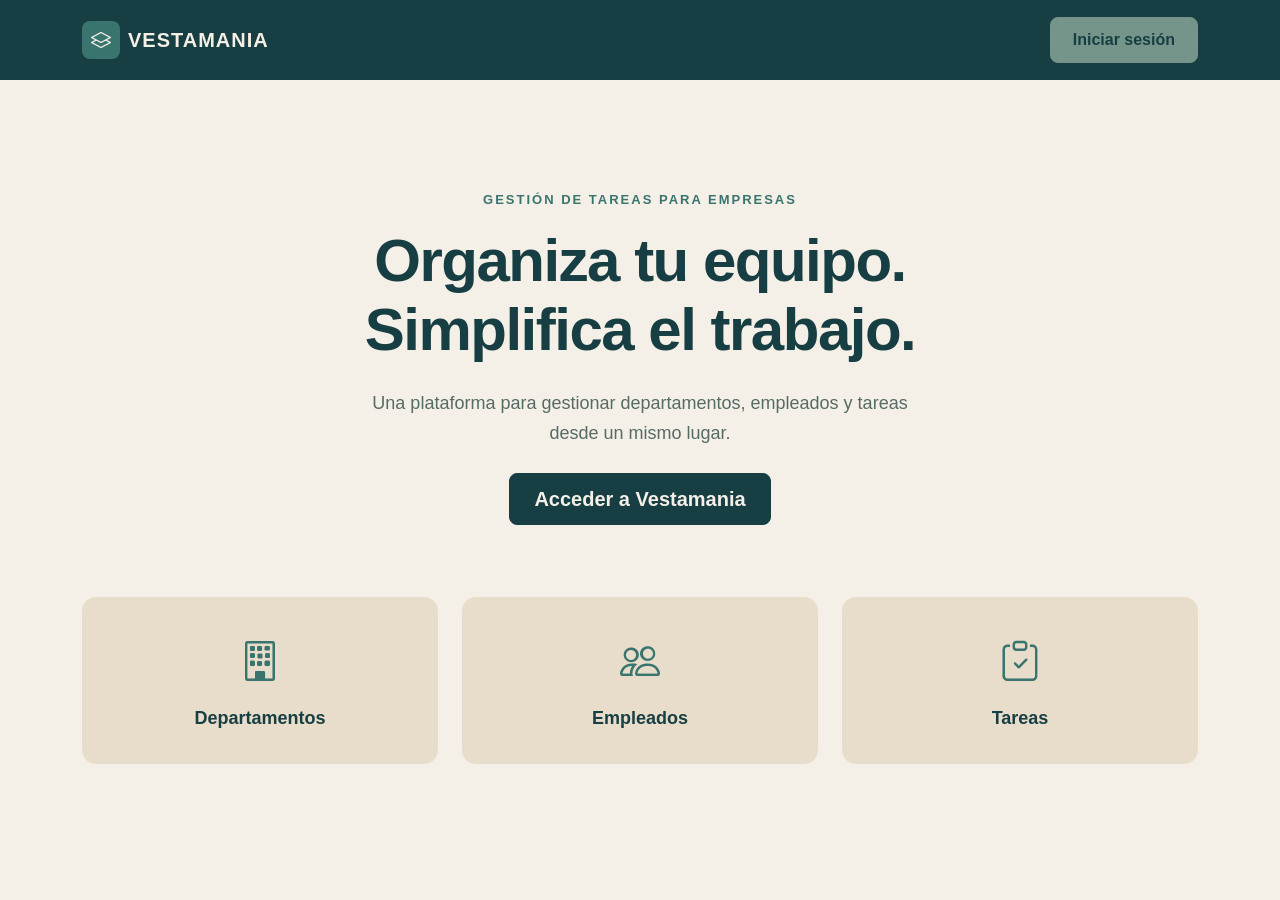
<file: index.html>
<!DOCTYPE html>
<html lang="es">

<head>
    <meta charset="UTF-8">
    <meta name="viewport" content="width=device-width, initial-scale=1.0">
    <title>Vestamania | Gestión de tareas</title>

    <!-- Bootstrap 5 -->
    <link href="https://cdn.jsdelivr.net/npm/bootstrap@5.3.8/dist/css/bootstrap.min.css" rel="stylesheet">

    <!-- Bootstrap Icons -->
    <link href="https://cdn.jsdelivr.net/npm/bootstrap-icons@1.13.1/font/bootstrap-icons.min.css" rel="stylesheet">

    <!-- Estilos propios -->
    <link rel="stylesheet" href="../css/style.css">
</head>

<body>

    <!-- BARRA DE NAVEGACIÓN -->
    <header>
        <nav class="navbar navbar-expand-lg bg-white border-bottom">
            <div class="container py-2">

                <a class="navbar-brand d-flex align-items-center gap-2" href="index.html">
                    <span class="logo-icon">
                        <i class="bi bi-layers"></i>
                    </span>
                    <span class="fw-bold">VESTAMANIA</span>
                </a>

                <a href="login.html" class="btn btn-vestamania">
                    Iniciar sesión
                </a>

            </div>
        </nav>
    </header>

    <!-- CONTENIDO PRINCIPAL -->
    <main>
        <section class="hero">
            <div class="container text-center">

                <p class="hero-label mb-3">
                    GESTIÓN DE TAREAS PARA EMPRESAS
                </p>

                <h1 class="hero-title mb-4">
                    Organiza tu equipo.<br>
                    Simplifica el trabajo.
                </h1>

                <p class="hero-description mx-auto mb-4">
                    Una plataforma para gestionar departamentos,
                    empleados y tareas desde un mismo lugar.
                </p>

                <a href="login.html" class="btn btn-vestamania btn-lg px-4">
                    Acceder a Vestamania
                </a>

                <!-- TARJETAS -->
                <div class="row g-4 justify-content-center mt-5">

                    <!-- DEPARTAMENTOS -->
                    <div class="col-12 col-md-4">
                        <button type="button" class="feature-card w-100 h-100 border-0" data-bs-toggle="modal"
                            data-bs-target="#modalDepartamentos">
                            <i class="bi bi-building fs-1"></i>
                            <h3>Departamentos</h3>
                        </button>
                    </div>

                    <!-- EMPLEADOS -->
                    <div class="col-12 col-md-4">
                        <button type="button" class="feature-card w-100 h-100 border-0" data-bs-toggle="modal"
                            data-bs-target="#modalEmpleados">
                            <i class="bi bi-people fs-1"></i>
                            <h3>Empleados</h3>
                        </button>
                    </div>

                    <!-- TAREAS -->
                    <div class="col-12 col-md-4">
                        <button type="button" class="feature-card w-100 h-100 border-0" data-bs-toggle="modal"
                            data-bs-target="#modalTareas">
                            <i class="bi bi-clipboard-check fs-1"></i>
                            <h3>Tareas</h3>
                        </button>
                    </div>

                </div>
        </section>
    </main>
    <!-- ALERTA DE DEPARTAMENTOS -->
    <div class="modal fade" id="modalDepartamentos" tabindex="-1">
        <div class="modal-dialog modal-dialog-centered">
            <div class="modal-content modal-vestamania">

                <div class="modal-header">
                    <h5 class="modal-title">Acceso restringido</h5>
                    <button type="button" class="btn-close" data-bs-dismiss="modal"></button>
                </div>

                <div class="modal-body">
                    Esta sección solo puede verla el administrador.
                </div>

                <div class="modal-footer">
                    <button type="button" class="btn btn-secondary" data-bs-dismiss="modal">Cerrar</button>
                    <a href="login.html" class="btn btn-vestamania">
                        Iniciar sesión
                    </a>
                </div>

            </div>
        </div>
    </div>

    <!-- ALERTA DE EMPLEADOS -->
    <div class="modal fade" id="modalEmpleados" tabindex="-1">
        <div class="modal-dialog modal-dialog-centered">
            <div class="modal-content modal-vestamania">

                <div class="modal-header">
                    <h5 class="modal-title">Acceso restringido</h5>
                    <button type="button" class="btn-close" data-bs-dismiss="modal"></button>
                </div>

                <div class="modal-body">
                    Esta sección solo puede verla el administrador.
                </div>

                <div class="modal-footer">
                    <button type="button" class="btn btn-secondary" data-bs-dismiss="modal">Cerrar</button>
                    <a href="login.html" class="btn btn-vestamania">
                        Iniciar sesión
                    </a>
                </div>

            </div>
        </div>
    </div>

    <!-- ALERTA DE TAREAS -->
    <div class="modal fade" id="modalTareas" tabindex="-1">
        <div class="modal-dialog modal-dialog-centered">
            <div class="modal-content modal-vestamania">

                <div class="modal-header">
                    <h5 class="modal-title">Iniciar sesión</h5>
                    <button type="button" class="btn-close" data-bs-dismiss="modal"></button>
                </div>

                <div class="modal-body">
                    Inicia sesión para consultar tus tareas asignadas.
                </div>

                <div class="modal-footer">
                    <button type="button" class="btn btn-secondary" data-bs-dismiss="modal">Cerrar</button>
                    <a href="login.html" class="btn btn-vestamania">
                        Iniciar sesión
                    </a>
                </div>

            </div>
        </div>
    </div>
    <!-- Bootstrap JavaScript -->
    <script src="https://cdn.jsdelivr.net/npm/bootstrap@5.3.8/dist/js/bootstrap.bundle.min.js"></script>

    <!-- JavaScript propio -->
    <script src="../js/main.js"></script>

</body>

</html>
</file>
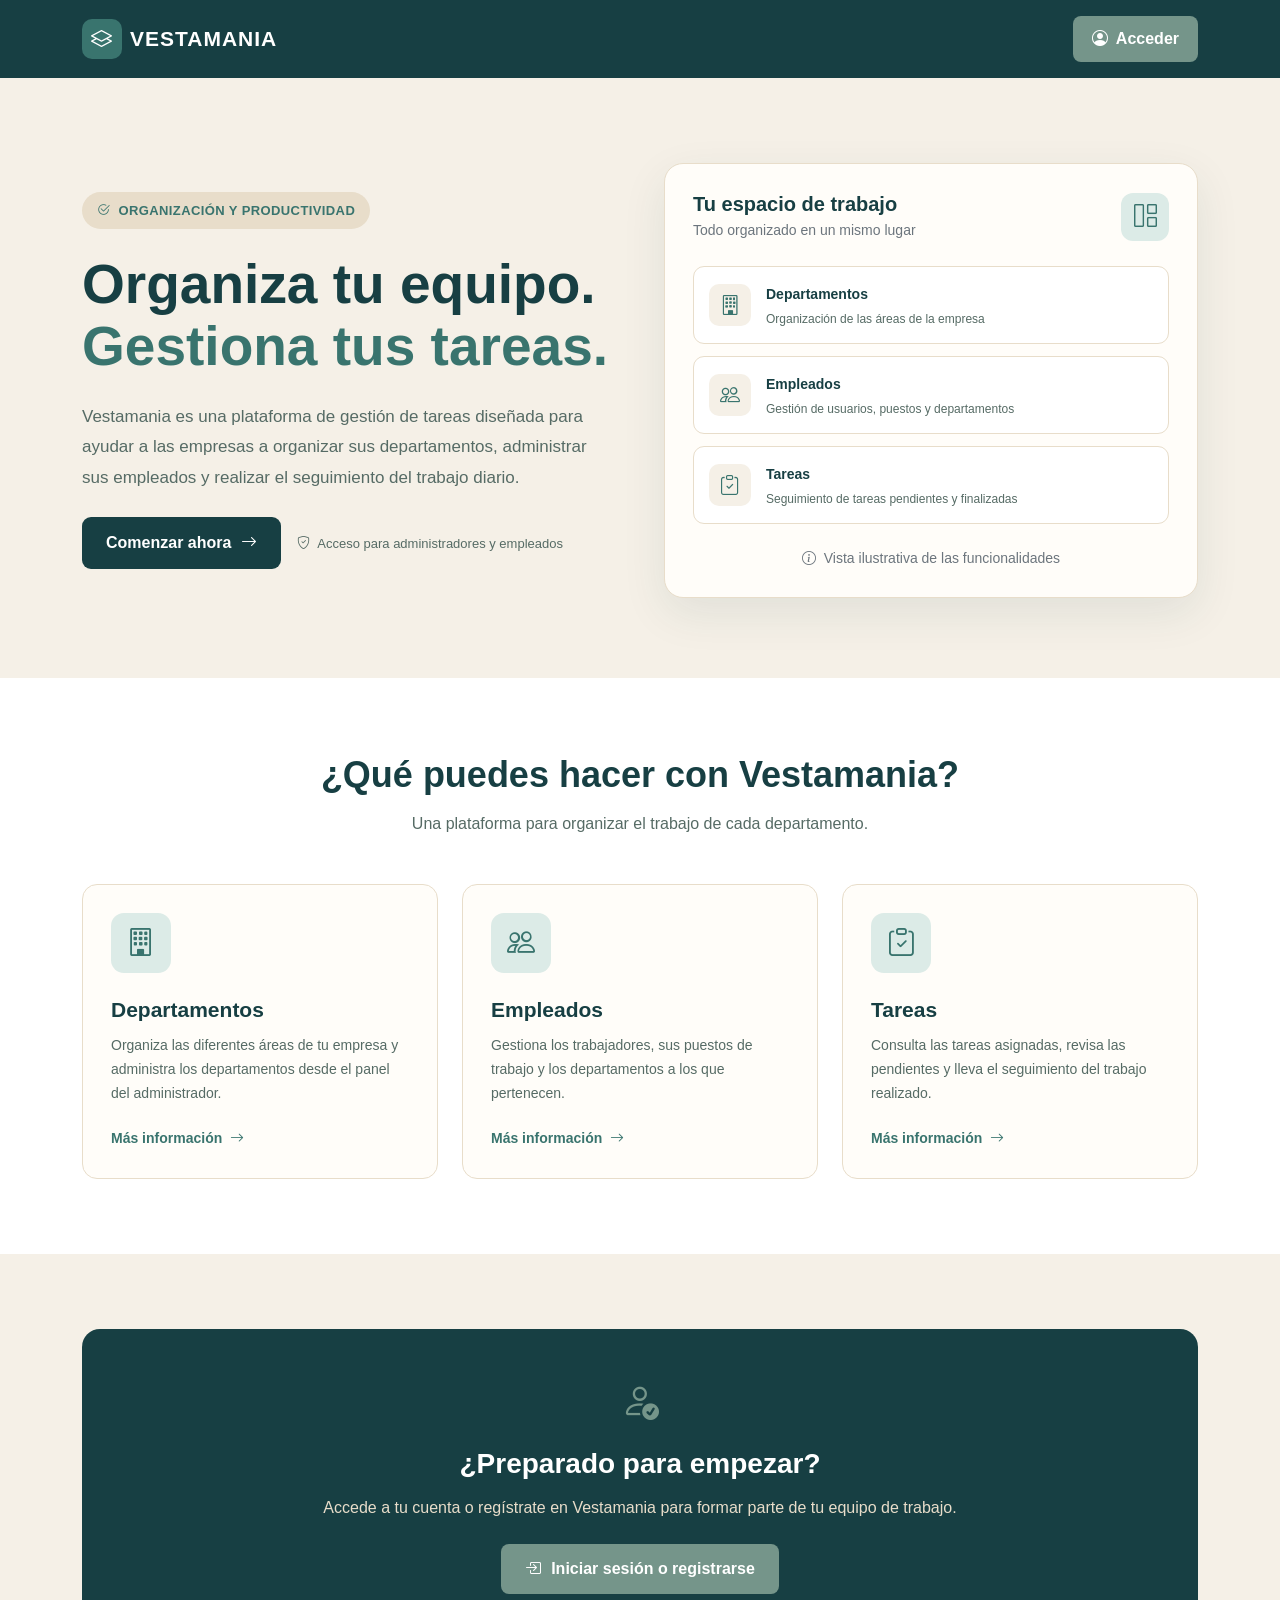
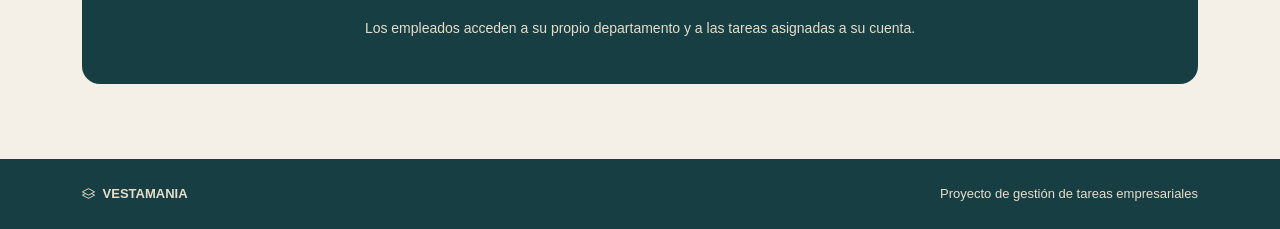
<file: Front/index.html>
<!DOCTYPE html>
<html lang="es">

<head>
    <meta charset="UTF-8">
    <meta name="viewport" content="width=device-width, initial-scale=1.0">

    <title>Vestamania | Gestión de tareas</title>

    <!-- BOOTSTRAP 5 -->
    <link
        href="https://cdn.jsdelivr.net/npm/bootstrap@5.3.8/dist/css/bootstrap.min.css"
        rel="stylesheet">

    <!-- BOOTSTRAP ICONS -->
    <link
        href="https://cdn.jsdelivr.net/npm/bootstrap-icons@1.13.1/font/bootstrap-icons.min.css"
        rel="stylesheet">

    <!-- CSS DEL PROYECTO -->
    <link rel="stylesheet" href="../css/style.css">

    <!-- ESTILOS DE LA PÁGINA PRINCIPAL -->
    <style>

        .inicio-pagina {
            background-color: #F5F0E7;
            color: #173F43;
            min-height: 100vh;
        }

        /* BARRA DE NAVEGACIÓN */

        .inicio-navbar {
            background-color: #173F43;
            padding: 14px 0;
        }

        .inicio-navbar .navbar-brand {
            color: #FFFFFF;
            font-size: 21px;
            font-weight: 800;
            letter-spacing: 1px;
        }

        .inicio-navbar .navbar-brand:hover {
            color: #E8DDCA;
        }

        .inicio-logo {
            display: inline-flex;
            align-items: center;
            justify-content: center;

            width: 40px;
            height: 40px;

            background-color: #39746E;
            border-radius: 10px;
            color: #FFFFFF;
            font-size: 21px;
        }

        .inicio-btn-acceso {
            background-color: #75958A;
            color: #FFFFFF;
            border: none;
            border-radius: 8px;
            padding: 11px 19px;
            font-weight: 600;
            text-decoration: none;
            transition: background-color 0.2s;
        }

        .inicio-btn-acceso:hover {
            background-color: #5F7E74;
            color: #FFFFFF;
        }

        /* PRESENTACIÓN */

        .inicio-hero {
            padding: 85px 0 80px;
        }

        .inicio-etiqueta {
            display: inline-flex;
            align-items: center;
            gap: 8px;

            padding: 9px 15px;

            background-color: #E8DDCA;
            color: #39746E;
            border-radius: 30px;

            font-size: 13px;
            font-weight: 700;
            letter-spacing: 0.4px;
        }

        .inicio-titulo {
            font-size: clamp(35px, 4.3vw, 58px);
            line-height: 1.13;
            font-weight: 800;
            color: #173F43;
        }

        .inicio-titulo span {
            color: #39746E;
        }

        .inicio-descripcion {
            max-width: 570px;
            font-size: 17px;
            line-height: 1.8;
            color: #566B65;
        }

        .inicio-btn-principal {
            display: inline-flex;
            align-items: center;
            justify-content: center;
            gap: 10px;

            padding: 14px 24px;
            border-radius: 9px;

            background-color: #173F43;
            color: #FFFFFF;
            text-decoration: none;
            font-weight: 700;

            transition: background-color 0.2s,
                        transform 0.2s;
        }

        .inicio-btn-principal:hover {
            background-color: #39746E;
            color: #FFFFFF;
            transform: translateY(-2px);
        }

        .inicio-ayuda {
            color: #566B65;
            font-size: 13px;
        }

        /* TARJETA DECORATIVA DEL HERO */

        .inicio-vista {
            background-color: #FFFDF9;
            border: 1px solid #E8DDCA;
            border-radius: 19px;
            padding: 28px;

            box-shadow: 0 15px 45px rgba(23, 63, 67, 0.09);
        }

        .inicio-vista-cabecera {
            display: flex;
            align-items: center;
            justify-content: space-between;
            gap: 12px;

            margin-bottom: 25px;
        }

        .inicio-vista-icono {
            display: flex;
            align-items: center;
            justify-content: center;

            width: 48px;
            height: 48px;
            border-radius: 12px;

            background-color: #DCEBE7;
            color: #39746E;
            font-size: 23px;
        }

        .inicio-vista-fila {
            display: flex;
            align-items: center;
            gap: 15px;

            padding: 15px;
            margin-bottom: 12px;

            border: 1px solid #E8DDCA;
            border-radius: 11px;
            background-color: #FFFFFF;
        }

        .inicio-vista-fila:last-child {
            margin-bottom: 0;
        }

        .inicio-vista-fila > i {
            display: flex;
            align-items: center;
            justify-content: center;

            width: 42px;
            height: 42px;
            flex-shrink: 0;

            background-color: #F5F0E7;
            color: #39746E;
            border-radius: 10px;
            font-size: 20px;
        }

        .inicio-vista-fila strong {
            color: #173F43;
            font-size: 14px;
        }

        .inicio-vista-fila p {
            margin: 4px 0 0;
            color: #566B65;
            font-size: 12px;
        }

        /* FUNCIONALIDADES */

        .inicio-seccion {
            padding: 75px 0;
            background-color: #FFFFFF;
        }

        .inicio-seccion-titulo {
            font-size: clamp(27px, 3vw, 36px);
            font-weight: 800;
            color: #173F43;
        }

        .inicio-seccion-descripcion {
            color: #566B65;
            font-size: 16px;
        }

        .inicio-tarjeta {
            display: block;
            width: 100%;
            height: 100%;
            padding: 28px;
            text-align: left;

            border: 1px solid #E8DDCA;
            border-radius: 15px;
            background-color: #FFFDF9;

            cursor: pointer;
            transition: transform 0.2s,
                        box-shadow 0.2s,
                        border-color 0.2s;
        }

        .inicio-tarjeta:hover {
            transform: translateY(-5px);
            border-color: #75958A;
            box-shadow: 0 12px 28px rgba(23, 63, 67, 0.09);
        }

        .inicio-tarjeta:focus-visible {
            outline: 3px solid #39746E;
            outline-offset: 3px;
        }

        .inicio-tarjeta-icono {
            display: flex;
            align-items: center;
            justify-content: center;

            width: 60px;
            height: 60px;
            margin-bottom: 24px;

            background-color: #DCEBE7;
            color: #39746E;
            border-radius: 13px;
            font-size: 28px;
        }

        .inicio-tarjeta h3 {
            font-size: 21px;
            font-weight: 700;
            color: #173F43;
        }

        .inicio-tarjeta p {
            margin: 12px 0 20px;
            color: #566B65;
            line-height: 1.7;
            font-size: 14px;
        }

        .inicio-tarjeta-enlace {
            color: #39746E;
            font-size: 14px;
            font-weight: 700;
        }

        /* ACCESO Y REGISTRO */

        .inicio-acceso {
            padding: 75px 0;
        }

        .inicio-acceso-caja {
            padding: 45px 30px;

            background-color: #173F43;
            border-radius: 18px;
            text-align: center;
        }

        .inicio-acceso-caja h2 {
            color: #FFFFFF;
            font-weight: 800;
        }

        .inicio-acceso-caja p {
            color: #E8DDCA;
        }

        .inicio-btn-claro {
            display: inline-flex;
            align-items: center;
            gap: 10px;

            padding: 13px 24px;

            background-color: #75958A;
            border-radius: 8px;
            color: #FFFFFF;

            font-weight: 700;
            text-decoration: none;
        }

        .inicio-btn-claro:hover {
            background-color: #5F7E74;
            color: #FFFFFF;
        }

        /* FOOTER */

        .inicio-footer {
            padding: 25px 0;
            background-color: #173F43;
            color: #E8DDCA;
            font-size: 13px;
        }

        /* MÓVILES */

        @media (max-width: 768px) {

            .inicio-hero {
                padding: 55px 0;
            }

            .inicio-seccion,
            .inicio-acceso {
                padding: 50px 0;
            }

            .inicio-vista {
                padding: 20px;
            }

            .inicio-tarjeta {
                padding: 23px;
            }

        }

    </style>

</head>

<body class="inicio-pagina">

    <!-- =====================================
         BARRA DE NAVEGACIÓN
         ===================================== -->

    <nav class="navbar inicio-navbar">

        <div class="container">

            <!-- LOGOTIPO -->
            <a class="navbar-brand d-flex align-items-center gap-2"
               href="index.html">

                <span class="inicio-logo">
                    <i class="bi bi-layers"></i>
                </span>

                VESTAMANIA

            </a>

            <!-- ACCESO -->
            <a href="login.html"
               class="inicio-btn-acceso">

                <i class="bi bi-person-circle me-1"></i>
                Acceder

            </a>

        </div>

    </nav>


    <!-- =====================================
         PRESENTACIÓN PRINCIPAL
         ===================================== -->

    <main>

        <section class="inicio-hero">

            <div class="container">

                <div class="row align-items-center g-5">

                    <!-- TEXTO PRINCIPAL -->
                    <div class="col-lg-6">

                        <span class="inicio-etiqueta mb-4">

                            <i class="bi bi-check2-circle"></i>
                            ORGANIZACIÓN Y PRODUCTIVIDAD

                        </span>

                        <h1 class="inicio-titulo mb-4">

                            Organiza tu equipo.
                            <span>
                                Gestiona tus tareas.
                            </span>

                        </h1>

                        <p class="inicio-descripcion mb-4">

                            Vestamania es una plataforma de gestión
                            de tareas diseñada para ayudar a las
                            empresas a organizar sus departamentos,
                            administrar sus empleados y realizar
                            el seguimiento del trabajo diario.

                        </p>

                        <div class="d-flex flex-wrap
                                    align-items-center gap-3">

                            <a href="login.html"
                               class="inicio-btn-principal">

                                Comenzar ahora

                                <i class="bi bi-arrow-right"></i>

                            </a>

                            <span class="inicio-ayuda">

                                <i class="bi bi-shield-check me-1"></i>

                                Acceso para administradores
                                y empleados

                            </span>

                        </div>

                    </div>


                    <!-- VISTA ILUSTRATIVA -->
                    <div class="col-lg-6">

                        <div class="inicio-vista">

                            <div class="inicio-vista-cabecera">

                                <div>

                                    <h2 class="h5 fw-bold mb-1">
                                        Tu espacio de trabajo
                                    </h2>

                                    <p class="small text-secondary mb-0">
                                        Todo organizado en un mismo lugar
                                    </p>

                                </div>

                                <span class="inicio-vista-icono">
                                    <i class="bi bi-grid-1x2"></i>
                                </span>

                            </div>

                            <!-- DEPARTAMENTOS -->
                            <div class="inicio-vista-fila">

                                <i class="bi bi-building"></i>

                                <div>

                                    <strong>
                                        Departamentos
                                    </strong>

                                    <p>
                                        Organización de las áreas
                                        de la empresa
                                    </p>

                                </div>

                            </div>

                            <!-- EMPLEADOS -->
                            <div class="inicio-vista-fila">

                                <i class="bi bi-people"></i>

                                <div>

                                    <strong>
                                        Empleados
                                    </strong>

                                    <p>
                                        Gestión de usuarios,
                                        puestos y departamentos
                                    </p>

                                </div>

                            </div>

                            <!-- TAREAS -->
                            <div class="inicio-vista-fila">

                                <i class="bi bi-clipboard-check"></i>

                                <div>

                                    <strong>
                                        Tareas
                                    </strong>

                                    <p>
                                        Seguimiento de tareas
                                        pendientes y finalizadas
                                    </p>

                                </div>

                            </div>

                            <p class="small text-secondary
                                      text-center mt-4 mb-0">

                                <i class="bi bi-info-circle me-1"></i>
                                Vista ilustrativa de las funcionalidades

                            </p>

                        </div>

                    </div>

                </div>

            </div>

        </section>


        <!-- =====================================
             FUNCIONALIDADES
             ===================================== -->

        <section class="inicio-seccion" id="funcionalidades">

            <div class="container">

                <div class="text-center mb-5">

                    <h2 class="inicio-seccion-titulo mb-3">
                        ¿Qué puedes hacer con Vestamania?
                    </h2>

                    <p class="inicio-seccion-descripcion mb-0">
                        Una plataforma para organizar el trabajo
                        de cada departamento.
                    </p>

                </div>

                <div class="row g-4">

                    <!-- DEPARTAMENTOS -->
                    <div class="col-md-4">

                        <button type="button"
                                class="inicio-tarjeta"
                                data-bs-toggle="modal"
                                data-bs-target="#modalDepartamentos">

                            <span class="inicio-tarjeta-icono">

                                <i class="bi bi-building"></i>

                            </span>

                            <h3>
                                Departamentos
                            </h3>

                            <p>
                                Organiza las diferentes áreas de
                                tu empresa y administra los
                                departamentos desde el panel
                                del administrador.
                            </p>

                            <span class="inicio-tarjeta-enlace">

                                Más información
                                <i class="bi bi-arrow-right ms-1"></i>

                            </span>

                        </button>

                    </div>


                    <!-- EMPLEADOS -->
                    <div class="col-md-4">

                        <button type="button"
                                class="inicio-tarjeta"
                                data-bs-toggle="modal"
                                data-bs-target="#modalEmpleados">

                            <span class="inicio-tarjeta-icono">

                                <i class="bi bi-people"></i>

                            </span>

                            <h3>
                                Empleados
                            </h3>

                            <p>
                                Gestiona los trabajadores,
                                sus puestos de trabajo y
                                los departamentos a los que
                                pertenecen.
                            </p>

                            <span class="inicio-tarjeta-enlace">

                                Más información
                                <i class="bi bi-arrow-right ms-1"></i>

                            </span>

                        </button>

                    </div>


                    <!-- TAREAS -->
                    <div class="col-md-4">

                        <button type="button"
                                class="inicio-tarjeta"
                                data-bs-toggle="modal"
                                data-bs-target="#modalTareas">

                            <span class="inicio-tarjeta-icono">

                                <i class="bi bi-clipboard-check"></i>

                            </span>

                            <h3>
                                Tareas
                            </h3>

                            <p>
                                Consulta las tareas asignadas,
                                revisa las pendientes y lleva
                                el seguimiento del trabajo
                                realizado.
                            </p>

                            <span class="inicio-tarjeta-enlace">

                                Más información
                                <i class="bi bi-arrow-right ms-1"></i>

                            </span>

                        </button>

                    </div>

                </div>

            </div>

        </section>


        <!-- =====================================
             INICIAR SESIÓN O REGISTRARSE
             ===================================== -->

        <section class="inicio-acceso">

            <div class="container">

                <div class="inicio-acceso-caja">

                    <div class="mb-3">

                        <i class="bi bi-person-check"
                           style="font-size: 38px; color: #75958A;"></i>

                    </div>

                    <h2 class="h3 mb-3">

                        ¿Preparado para empezar?

                    </h2>

                    <p class="mb-4">

                        Accede a tu cuenta o regístrate en
                        Vestamania para formar parte de
                        tu equipo de trabajo.

                    </p>

                    <a href="login.html"
                       class="inicio-btn-claro">

                        <i class="bi bi-box-arrow-in-right"></i>

                        Iniciar sesión o registrarse

                    </a>

                    <p class="small mt-4 mb-0">

                        Los empleados acceden a su propio
                        departamento y a las tareas asignadas
                        a su cuenta.

                    </p>

                </div>

            </div>

        </section>

    </main>


    <!-- =====================================
         FOOTER
         ===================================== -->

    <footer class="inicio-footer">

        <div class="container">

            <div class="d-flex flex-wrap
                        justify-content-between
                        align-items-center gap-2">

                <span class="fw-bold">

                    <i class="bi bi-layers me-1"></i>
                    VESTAMANIA

                </span>

                <span>
                    Proyecto de gestión de tareas empresariales
                </span>

            </div>

        </div>

    </footer>


    <!-- =====================================
         MODAL DE DEPARTAMENTOS
         ===================================== -->

    <div class="modal fade"
         id="modalDepartamentos"
         tabindex="-1"
         aria-labelledby="tituloModalDepartamentos"
         aria-hidden="true">

        <div class="modal-dialog modal-dialog-centered">

            <div class="modal-content">

                <div class="modal-header">

                    <h2 class="modal-title fs-5"
                        id="tituloModalDepartamentos">

                        <i class="bi bi-building me-2"></i>
                        Gestión de departamentos

                    </h2>

                    <button type="button"
                            class="btn-close"
                            data-bs-dismiss="modal"
                            aria-label="Cerrar">
                    </button>

                </div>

                <div class="modal-body">

                    <p>
                        La creación, modificación y eliminación
                        de departamentos corresponde al
                        administrador de Vestamania.
                    </p>

                    <p class="mb-0 text-secondary small">
                        Para acceder a estas funciones,
                        inicia sesión con una cuenta
                        de administrador autorizada.
                    </p>

                </div>

                <div class="modal-footer">

                    <button type="button"
                            class="btn btn-outline-secondary"
                            data-bs-dismiss="modal">
                        Cerrar
                    </button>

                    <a href="login.html"
                       class="btn btn-vestamania">
                        Iniciar sesión
                    </a>

                </div>

            </div>

        </div>

    </div>


    <!-- =====================================
         MODAL DE EMPLEADOS
         ===================================== -->

    <div class="modal fade"
         id="modalEmpleados"
         tabindex="-1"
         aria-labelledby="tituloModalEmpleados"
         aria-hidden="true">

        <div class="modal-dialog modal-dialog-centered">

            <div class="modal-content">

                <div class="modal-header">

                    <h2 class="modal-title fs-5"
                        id="tituloModalEmpleados">

                        <i class="bi bi-people me-2"></i>
                        Gestión de empleados

                    </h2>

                    <button type="button"
                            class="btn-close"
                            data-bs-dismiss="modal"
                            aria-label="Cerrar">
                    </button>

                </div>

                <div class="modal-body">

                    <p>
                        El administrador podrá gestionar
                        los empleados de la empresa,
                        sus departamentos y sus puestos
                        de trabajo.
                    </p>

                    <p class="mb-0 text-secondary small">
                        Estas funciones están reservadas
                        al rol de administrador.
                    </p>

                </div>

                <div class="modal-footer">

                    <button type="button"
                            class="btn btn-outline-secondary"
                            data-bs-dismiss="modal">
                        Cerrar
                    </button>

                    <a href="login.html"
                       class="btn btn-vestamania">
                        Iniciar sesión
                    </a>

                </div>

            </div>

        </div>

    </div>


    <!-- =====================================
         MODAL DE TAREAS
         ===================================== -->

    <div class="modal fade"
         id="modalTareas"
         tabindex="-1"
         aria-labelledby="tituloModalTareas"
         aria-hidden="true">

        <div class="modal-dialog modal-dialog-centered">

            <div class="modal-content">

                <div class="modal-header">

                    <h2 class="modal-title fs-5"
                        id="tituloModalTareas">

                        <i class="bi bi-clipboard-check me-2"></i>
                        Gestión de tareas

                    </h2>

                    <button type="button"
                            class="btn-close"
                            data-bs-dismiss="modal"
                            aria-label="Cerrar">
                    </button>

                </div>

                <div class="modal-body">

                    <p>
                        Las tareas se mostrarán según
                        el usuario que haya iniciado sesión.
                    </p>

                    <p>
                        <strong>Administrador:</strong>
                        gestión de tareas y asignaciones.
                    </p>

                    <p>
                        <strong>Empleado:</strong>
                        consulta de sus propias tareas
                        y seguimiento de su trabajo.
                    </p>

                    <p class="mb-0 text-secondary small">
                        Debes iniciar sesión para entrar
                        en tu espacio de trabajo.
                    </p>

                </div>

                <div class="modal-footer">

                    <button type="button"
                            class="btn btn-outline-secondary"
                            data-bs-dismiss="modal">
                        Cerrar
                    </button>

                    <a href="login.html"
                       class="btn btn-vestamania">
                        Iniciar sesión
                    </a>

                </div>

            </div>

        </div>

    </div>


    <!-- =====================================
         JAVASCRIPT
         ===================================== -->

    <!-- BOOTSTRAP -->
    <script src="https://cdn.jsdelivr.net/npm/bootstrap@5.3.8/dist/js/bootstrap.bundle.min.js"></script>

    <!-- JAVASCRIPT DEL PROYECTO -->
    <script src="../js/main.js"></script>

</body>
</html>
</file>
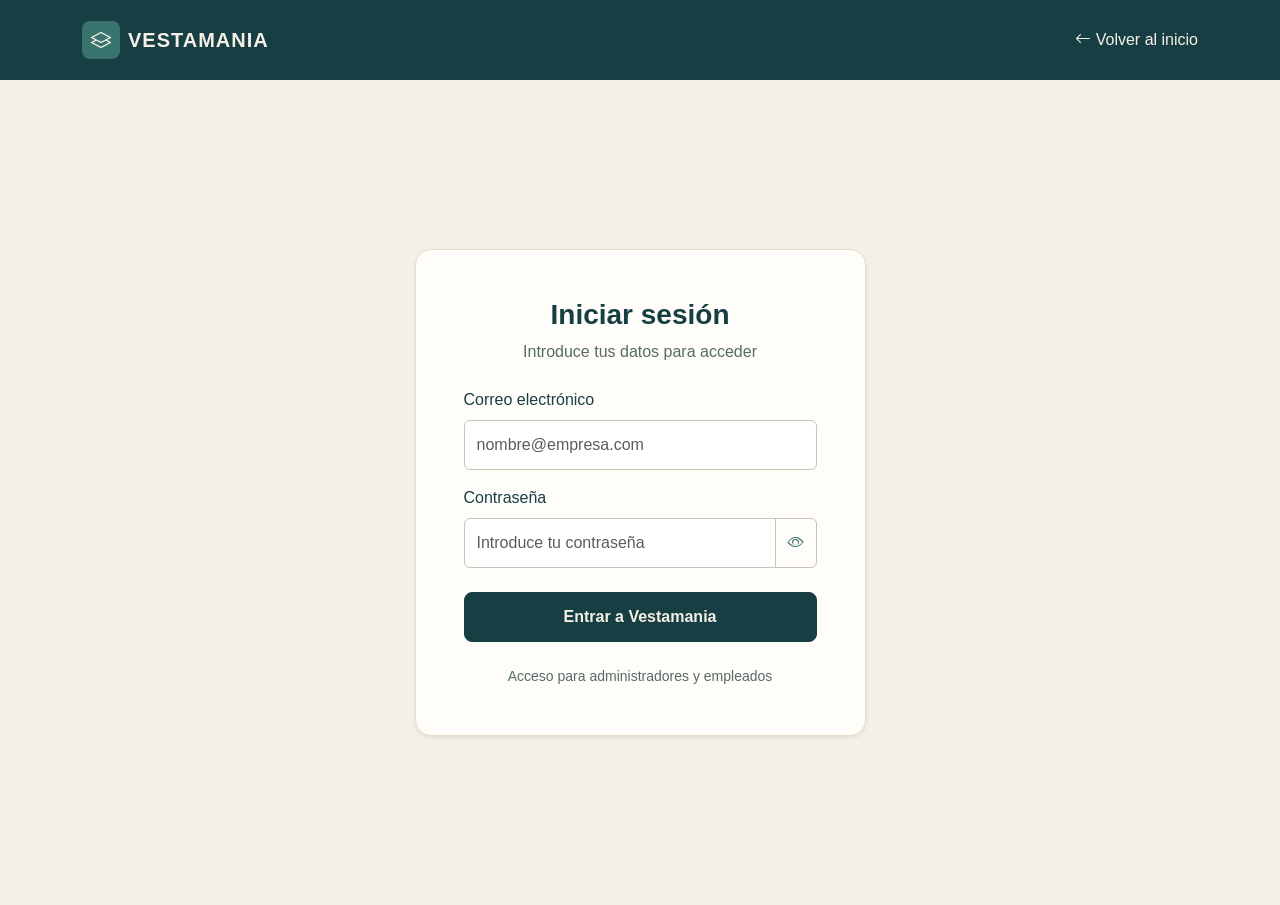
<file: admin.html>
<!DOCTYPE html>
<html lang="es">
<head>
    <meta charset="UTF-8">
    <meta name="viewport" content="width=device-width, initial-scale=1.0">
    <title>Panel de administración | Vestamania</title>

    <!-- Bootstrap 5 -->
    <link href="https://cdn.jsdelivr.net/npm/bootstrap@5.3.8/dist/css/bootstrap.min.css" rel="stylesheet">

    <!-- Iconos Bootstrap -->
    <link href="https://cdn.jsdelivr.net/npm/bootstrap-icons@1.13.1/font/bootstrap-icons.min.css" rel="stylesheet">

    <!-- CSS personalizado (un nivel por encima) -->
    <link rel="stylesheet" href="../css/style.css">
</head>

<body class="admin-page">

    <!-- BARRA SUPERIOR -->
    <nav class="navbar navbar-expand-lg admin-navbar">
        <div class="container-fluid px-4">

            <a href="admin.html" class="navbar-brand d-flex align-items-center gap-2">
                <span class="logo-icon">
                    <i class="bi bi-layers"></i>
                </span>
                <span class="fw-bold">VESTAMANIA</span>
            </a>

            <div class="d-flex align-items-center gap-3">
                <span class="admin-role d-none d-sm-inline">
                    Administrador
                </span>

                <button class="btn admin-icon-btn" type="button"
                        aria-label="Notificaciones">
                    <i class="bi bi-bell"></i>
                </button>

                <a href="login.html" class="btn btn-outline-light btn-sm">
                    <i class="bi bi-box-arrow-right me-1"></i>
                    Salir
                </a>
            </div>

        </div>
    </nav>

    <!-- DISTRIBUCIÓN PRINCIPAL -->
    <div class="container-fluid">
        <div class="row">

            <!-- MENÚ LATERAL -->
            <aside class="col-lg-3 col-xl-2 admin-sidebar p-4">

                <p class="sidebar-label mb-4">
                    MENÚ PRINCIPAL
                </p>

                <nav class="nav flex-column gap-2">

                    <a class="nav-link active" href="admin.html">
                        <i class="bi bi-grid-1x2 me-2"></i>
                        Inicio
                    </a>

                    <a class="nav-link" href="departamentos.html">
                        <i class="bi bi-building me-2"></i>
                        Departamentos
                    </a>

                    <a class="nav-link" href="empleados.html">
                        <i class="bi bi-people me-2"></i>
                        Empleados
                    </a>

                    <a class="nav-link" href="tareas.html">
                        <i class="bi bi-clipboard-check me-2"></i>
                        Tareas
                    </a>

                    <a class="nav-link" href="mensajes-admin.html">
                        <i class="bi bi-chat-dots me-2"></i>
                        Mensajes
                    </a>

                </nav>
            </aside>

            <!-- CONTENIDO -->
            <main class="col-lg-9 col-xl-10 admin-main p-4 p-lg-5">

                <div class="mb-5">
                    <p class="admin-eyebrow mb-2">
                        VISTA GENERAL
                    </p>

                    <h1 class="fw-bold">
                        Panel de administración
                    </h1>

                    <p class="admin-muted">
                        Bienvenido al espacio de gestión de Vestamania.
                    </p>
                </div>

                <!-- TARJETAS RESUMEN -->
                <div class="row g-4 mb-5">

                    <div class="col-md-6 col-xl-3">
                        <div class="admin-stat-card">
                            <i class="bi bi-building"></i>
                            <p>Departamentos</p>
                            <h2>—</h2>
                        </div>
                    </div>

                    <div class="col-md-6 col-xl-3">
                        <div class="admin-stat-card">
                            <i class="bi bi-people"></i>
                            <p>Empleados</p>
                            <h2>—</h2>
                        </div>
                    </div>

                    <div class="col-md-6 col-xl-3">
                        <div class="admin-stat-card">
                            <i class="bi bi-clipboard-check"></i>
                            <p>Tareas activas</p>
                            <h2>—</h2>
                        </div>
                    </div>

                    <div class="col-md-6 col-xl-3">
                        <div class="admin-stat-card">
                            <i class="bi bi-chat-dots"></i>
                            <p>Mensajes</p>
                            <h2>—</h2>
                        </div>
                    </div>

                </div>

                <!-- ACCESOS RÁPIDOS -->
                <section class="admin-panel-box">

                    <h2 class="h5 fw-bold mb-3">
                        Accesos rápidos
                    </h2>

                    <p class="admin-muted mb-4">
                        Accede a las funciones principales de gestión.
                    </p>

                    <div class="d-flex flex-wrap gap-3">

                        <a href="empleados.html" class="btn btn-cobre">
                            <i class="bi bi-person-plus me-2"></i>
                            Añadir empleado
                        </a>

                        <a href="tareas.html" class="btn btn-vestamania">
                            <i class="bi bi-plus-circle me-2"></i>
                            Crear tarea
                        </a>

                    </div>

                </section>

                <p class="small admin-muted mt-4">
                    Panel de demostración. Los datos se cargarán
                    cuando se conecte el backend.
                </p>

            </main>

        </div>
    </div>

    <script src="https://cdn.jsdelivr.net/npm/bootstrap@5.3.8/dist/js/bootstrap.bundle.min.js"></script>
    <script src="../js/main.js"></script>

</body>
</html>
</file>
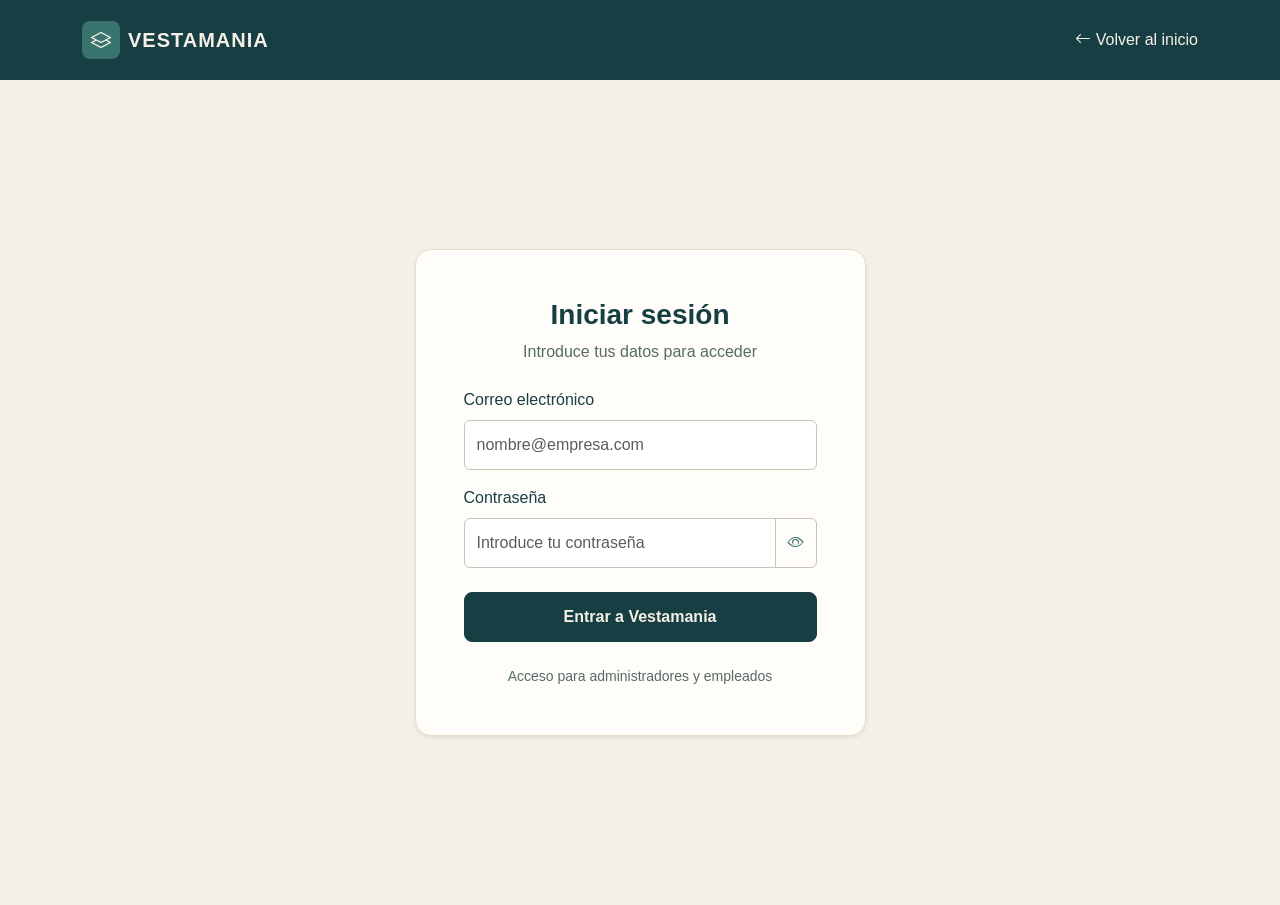
<file: departamentos.html>
<!DOCTYPE html>
<html lang="es">
<head>
    <meta charset="UTF-8">
    <meta name="viewport" content="width=device-width, initial-scale=1.0">
    <title>Departamentos | Vestamania</title>

    <!-- Bootstrap 5 -->
    <link href="https://cdn.jsdelivr.net/npm/bootstrap@5.3.8/dist/css/bootstrap.min.css" rel="stylesheet">

    <!-- Iconos -->
    <link href="https://cdn.jsdelivr.net/npm/bootstrap-icons@1.13.1/font/bootstrap-icons.min.css" rel="stylesheet">

    <!-- CSS propio -->
    <link rel="stylesheet" href="../css/style.css">
</head>

<body class="admin-page">

    <!-- BARRA SUPERIOR -->
    <nav class="navbar admin-navbar">
        <div class="container-fluid px-4">

            <a href="admin.html" class="navbar-brand d-flex align-items-center gap-2">
                <span class="logo-icon">
                    <i class="bi bi-layers"></i>
                </span>
                <span class="fw-bold">VESTAMANIA</span>
            </a>

            <div class="d-flex align-items-center gap-3">
                <span class="admin-role d-none d-sm-inline">
                    Administrador
                </span>

                <a href="login.html" class="btn btn-outline-light btn-sm">
                    <i class="bi bi-box-arrow-right me-1"></i>
                    Salir
                </a>
            </div>

        </div>
    </nav>

    <div class="container-fluid">
        <div class="row">

            <!-- MENÚ LATERAL -->
            <aside class="col-lg-3 col-xl-2 admin-sidebar p-4">

                <p class="sidebar-label mb-4">
                    MENÚ PRINCIPAL
                </p>

                <nav class="nav flex-column gap-2">

                    <a class="nav-link" href="admin.html">
                        <i class="bi bi-grid-1x2 me-2"></i>
                        Inicio
                    </a>

                    <a class="nav-link active" href="departamentos.html"
                       aria-current="page">
                        <i class="bi bi-building me-2"></i>
                        Departamentos
                    </a>

                    <a class="nav-link" href="empleados.html">
                        <i class="bi bi-people me-2"></i>
                        Empleados
                    </a>

                    <a class="nav-link" href="tareas.html">
                        <i class="bi bi-clipboard-check me-2"></i>
                        Tareas
                    </a>

                    <a class="nav-link" href="mensajes-admin.html">
                        <i class="bi bi-chat-dots me-2"></i>
                        Mensajes
                    </a>

                </nav>

            </aside>

            <!-- CONTENIDO PRINCIPAL -->
            <main class="col-lg-9 col-xl-10 admin-main p-4 p-lg-5">

                <div class="d-flex flex-wrap justify-content-between align-items-center gap-3 mb-4">

                    <div>
                        <p class="admin-eyebrow mb-2">
                            GESTIÓN DE LA EMPRESA
                        </p>

                        <h1 class="fw-bold mb-2">
                            Departamentos
                        </h1>

                        <p class="admin-muted mb-0">
                            Organiza y administra los departamentos de tu empresa.
                        </p>
                    </div>

                    <!-- BOTÓN QUE ABRE EL MODAL -->
                    <button class="btn btn-cobre"
                            type="button"
                            data-bs-toggle="modal"
                            data-bs-target="#modalDepartamento">

                        <i class="bi bi-plus-lg me-2"></i>
                        Nuevo departamento
                    </button>

                </div>

                <!-- LISTADO -->
                <section class="admin-panel-box">

                    <div class="d-flex flex-wrap justify-content-between align-items-center gap-3 mb-4">

                        <h2 class="h5 fw-bold mb-0">
                            Listado de departamentos
                        </h2>

                        <div class="input-group" style="max-width: 300px;">
                            <span class="input-group-text">
                                <i class="bi bi-search"></i>
                            </span>

                            <input type="search"
                                   id="buscarDepartamento"
                                   class="form-control"
                                   placeholder="Buscar departamento..."
                                   aria-label="Buscar departamento">
                        </div>

                    </div>

                    <div class="table-responsive">
                        <table class="table table-hover align-middle tabla-vestamania">

                            <thead>
                                <tr>
                                    <th>Departamento</th>
                                    <th>Descripción</th>
                                    <th class="text-end">Acciones</th>
                                </tr>
                            </thead>

                            <tbody id="tablaDepartamentos">
                                <!-- JavaScript añadirá las filas -->
                            </tbody>

                        </table>
                    </div>

                    <p id="mensajeVacio"
                       class="admin-muted text-center py-3 d-none">
                        No hay departamentos para mostrar.
                    </p>

                    <p class="small admin-muted mb-0">
                        Prototipo frontend: los cambios todavía no se guardan
                        en la base de datos.
                    </p>

                </section>

            </main>

        </div>
    </div>

    <!-- MODAL DE BOOTSTRAP -->
    <div class="modal fade" id="modalDepartamento"
         tabindex="-1"
         aria-labelledby="tituloModalDepartamento"
         aria-hidden="true">

        <div class="modal-dialog modal-dialog-centered">
            <div class="modal-content modal-vestamania">

                <div class="modal-header">
                    <h2 class="modal-title fs-5" id="tituloModalDepartamento">
                        Nuevo departamento
                    </h2>

                    <button type="button"
                            class="btn-close"
                            data-bs-dismiss="modal"
                            aria-label="Cerrar">
                    </button>
                </div>

                <form id="formDepartamento">

                    <div class="modal-body">

                        <input type="hidden" id="departamentoId">

                        <div class="mb-3">
                            <label for="nombreDepartamento" class="form-label">
                                Nombre del departamento
                            </label>

                            <input type="text"
                                   class="form-control"
                                   id="nombreDepartamento"
                                   maxlength="60"
                                   required>
                        </div>

                        <div class="mb-3">
                            <label for="descripcionDepartamento" class="form-label">
                                Descripción
                            </label>

                            <textarea class="form-control"
                                      id="descripcionDepartamento"
                                      rows="3"
                                      maxlength="250"></textarea>
                        </div>

                    </div>

                    <div class="modal-footer">
                        <button type="button"
                                class="btn btn-outline-secondary"
                                data-bs-dismiss="modal">
                            Cancelar
                        </button>

                        <button type="submit" class="btn btn-vestamania">
                            Guardar departamento
                        </button>
                    </div>

                </form>

            </div>
        </div>
    </div>

    <!-- Bootstrap JS -->
    <script src="https://cdn.jsdelivr.net/npm/bootstrap@5.3.8/dist/js/bootstrap.bundle.min.js"></script>

    <script src="../js/main.js"></script>
   

</body>
</html>
</file>
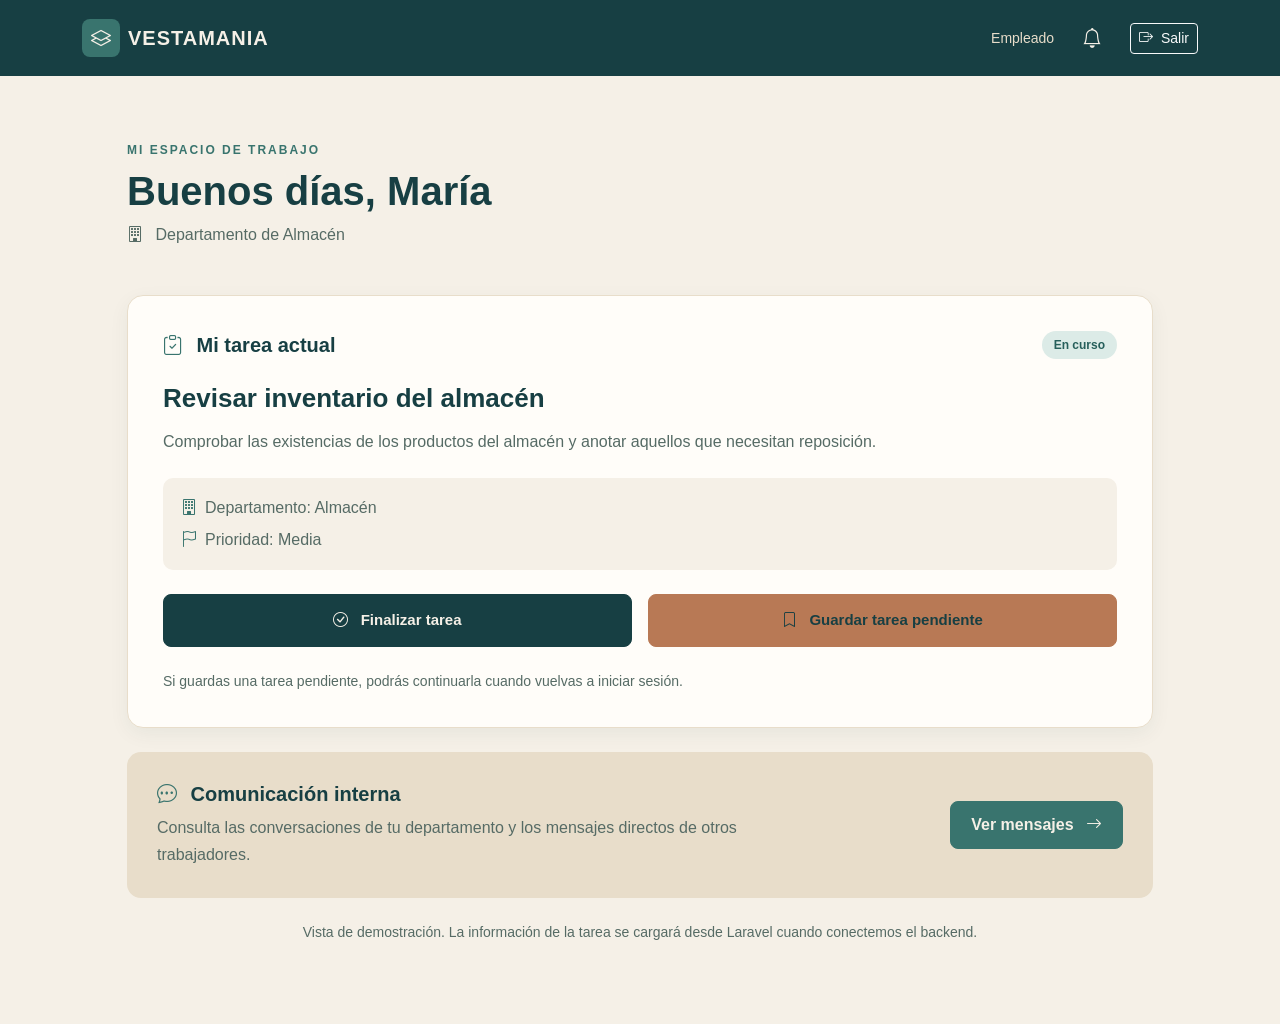
<file: empleado.html>
<!DOCTYPE html>
<html lang="es">
<head>
    <meta charset="UTF-8">
    <meta name="viewport" content="width=device-width, initial-scale=1.0">

    <title>Mi espacio de trabajo | Vestamania</title>

    <!-- Bootstrap 5 -->
    <link href="https://cdn.jsdelivr.net/npm/bootstrap@5.3.8/dist/css/bootstrap.min.css"
          rel="stylesheet">

    <!-- Iconos de Bootstrap -->
    <link href="https://cdn.jsdelivr.net/npm/bootstrap-icons@1.13.1/font/bootstrap-icons.min.css"
          rel="stylesheet">

    <!-- Estilos de Vestamania -->
    <link rel="stylesheet" href="../css/style.css">
</head>

<body class="empleado-page">

    <!-- BARRA DE NAVEGACIÓN -->
    <nav class="navbar empleado-navbar">
        <div class="container">

            <a href="empleado.html"
               class="navbar-brand d-flex align-items-center gap-2">

                <span class="logo-icon">
                    <i class="bi bi-layers"></i>
                </span>

                <span class="fw-bold">VESTAMANIA</span>
            </a>

            <div class="d-flex align-items-center gap-3">

                <span class="empleado-rol d-none d-sm-inline">
                    Empleado
                </span>

                <a href="mensajes.html"
                   class="btn empleado-notificacion"
                   aria-label="Ver mensajes">
                    <i class="bi bi-bell"></i>
                </a>

                <a href="login.html"
                   class="btn btn-outline-light btn-sm">
                    <i class="bi bi-box-arrow-right me-1"></i>
                    Salir
                </a>

            </div>
        </div>
    </nav>

    <!-- CONTENIDO PRINCIPAL -->
    <main class="container empleado-main">

        <!-- BIENVENIDA -->
        <section class="mb-5">

            <p class="admin-eyebrow mb-2">
                MI ESPACIO DE TRABAJO
            </p>

            <h1 class="fw-bold mb-2">
                Buenos días, María
            </h1>

            <p class="admin-muted mb-0">
                <i class="bi bi-building me-2"></i>
                Departamento de Almacén
            </p>

        </section>

        <!-- TAREA ACTUAL -->
        <section class="tarea-actual mb-4">

            <div class="d-flex flex-wrap
                        justify-content-between
                        align-items-center gap-3 mb-4">

                <h2 class="h5 fw-bold mb-0">
                    <i class="bi bi-clipboard-check me-2"></i>
                    Mi tarea actual
                </h2>

                <span class="badge estado-curso">
                    En curso
                </span>

            </div>

            <h3 class="tarea-titulo mb-3">
                Revisar inventario del almacén
            </h3>

            <p class="admin-muted mb-4">
                Comprobar las existencias de los productos
                del almacén y anotar aquellos que necesitan
                reposición.
            </p>

            <div class="tarea-detalles mb-4">

                <div class="d-flex align-items-center gap-2 mb-2">
                    <i class="bi bi-building"></i>
                    <span>Departamento: Almacén</span>
                </div>

                <div class="d-flex align-items-center gap-2">
                    <i class="bi bi-flag"></i>
                    <span>Prioridad: Media</span>
                </div>

            </div>

            <!-- ACCIONES DE LA TAREA -->
            <div class="row g-3">

                <div class="col-md-6">

                    <button type="button"
                            class="btn btn-vestamania w-100
                                   empleado-btn-tarea">

                        <i class="bi bi-check-circle me-2"></i>
                        Finalizar tarea

                    </button>

                </div>

                <div class="col-md-6">

                    <button type="button"
                            class="btn btn-cobre w-100
                                   empleado-btn-tarea">

                        <i class="bi bi-bookmark me-2"></i>
                        Guardar tarea pendiente

                    </button>

                </div>

            </div>

            <p class="small admin-muted mt-4 mb-0">
                Si guardas una tarea pendiente, podrás
                continuarla cuando vuelvas a iniciar sesión.
            </p>

        </section>

        <!-- COMUNICACIÓN INTERNA -->
        <section class="empleado-comunicacion">

            <div class="row align-items-center g-3">

                <div class="col-md-8">

                    <h2 class="h5 fw-bold mb-2">
                        <i class="bi bi-chat-dots me-2"></i>
                        Comunicación interna
                    </h2>

                    <p class="mb-0">
                        Consulta las conversaciones de tu departamento
                        y los mensajes directos de otros trabajadores.
                    </p>

                </div>

                <div class="col-md-4 text-md-end">

                    <a href="mensajes.html"
                       class="btn btn-verde">
                        Ver mensajes
                        <i class="bi bi-arrow-right ms-2"></i>
                    </a>

                </div>

            </div>

        </section>

        <!-- AVISO DEL PROTOTIPO -->
        <p class="small admin-muted text-center mt-4">
            Vista de demostración.
            La información de la tarea se cargará desde
            Laravel cuando conectemos el backend.
        </p>

    </main>

    <!-- JavaScript de Bootstrap -->
    <script src="https://cdn.jsdelivr.net/npm/bootstrap@5.3.8/dist/js/bootstrap.bundle.min.js"></script>

</body>
</html>
</file>
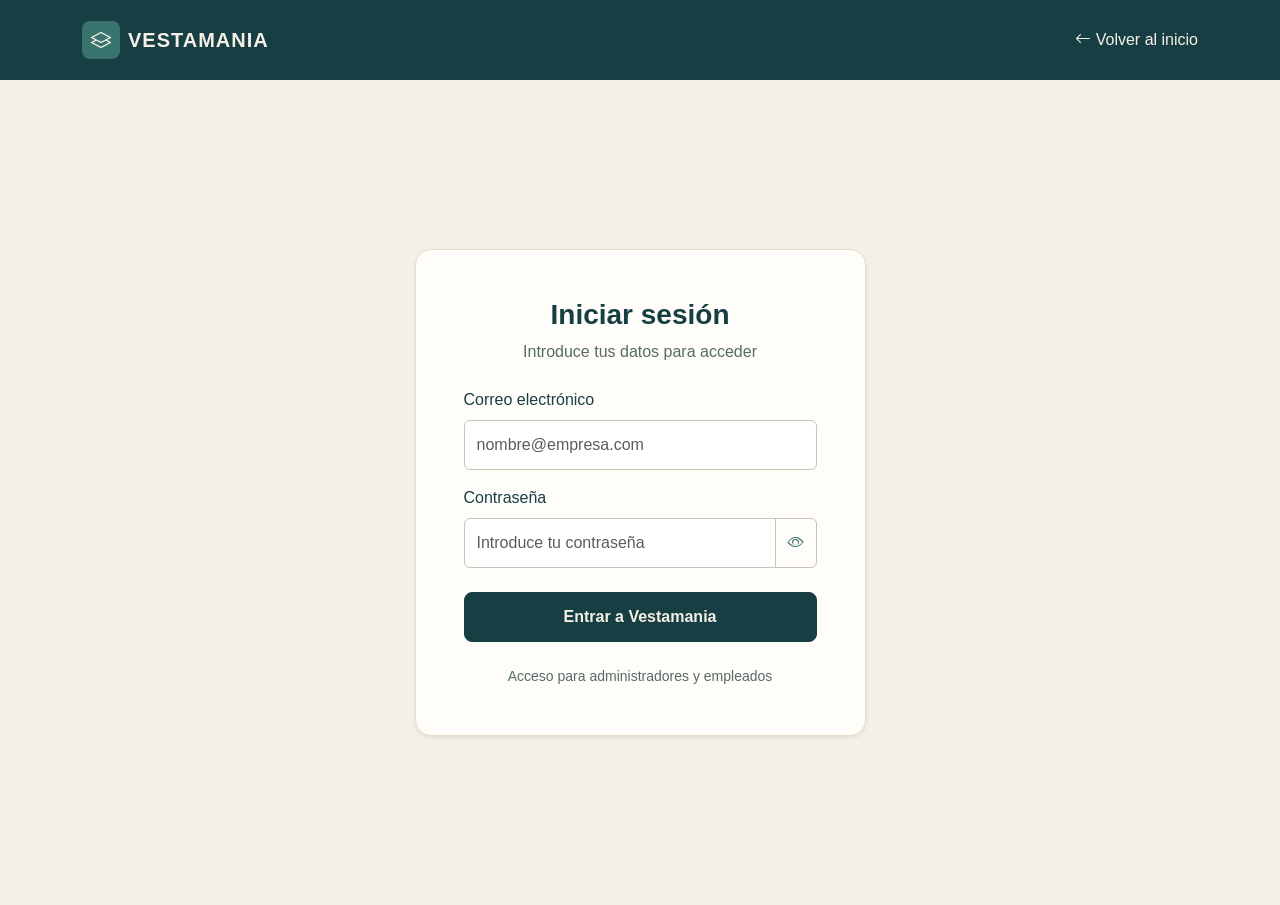
<file: empleados.html>
<!DOCTYPE html>
<html lang="es">
<head>
    <meta charset="UTF-8">
    <meta name="viewport" content="width=device-width, initial-scale=1.0">

    <title>Empleados | Vestamania</title>

    <!-- Bootstrap 5 -->
    <link href="https://cdn.jsdelivr.net/npm/bootstrap@5.3.8/dist/css/bootstrap.min.css"
          rel="stylesheet">

    <!-- Bootstrap Icons -->
    <link href="https://cdn.jsdelivr.net/npm/bootstrap-icons@1.13.1/font/bootstrap-icons.min.css"
          rel="stylesheet">

    <!-- CSS de Vestamania -->
    <link rel="stylesheet" href="../css/style.css">
</head>

<body class="admin-page">

    <!-- BARRA SUPERIOR -->
    <nav class="navbar admin-navbar">
        <div class="container-fluid px-4">

            <a href="admin.html"
               class="navbar-brand d-flex align-items-center gap-2">

                <span class="logo-icon">
                    <i class="bi bi-layers"></i>
                </span>

                <span class="fw-bold">VESTAMANIA</span>
            </a>

            <div class="d-flex align-items-center gap-3">

                <span class="admin-role d-none d-sm-inline">
                    Administrador
                </span>

                <a href="login.html" class="btn btn-outline-light btn-sm">
                    <i class="bi bi-box-arrow-right me-1"></i>
                    Salir
                </a>

            </div>
        </div>
    </nav>

    <!-- ESTRUCTURA PRINCIPAL -->
    <div class="container-fluid">
        <div class="row">

            <!-- MENÚ LATERAL -->
            <aside class="col-lg-3 col-xl-2 admin-sidebar p-4">

                <p class="sidebar-label mb-4">
                    MENÚ PRINCIPAL
                </p>

                <nav class="nav flex-column gap-2">

                    <a class="nav-link" href="admin.html">
                        <i class="bi bi-grid-1x2 me-2"></i>
                        Inicio
                    </a>

                    <a class="nav-link" href="departamentos.html">
                        <i class="bi bi-building me-2"></i>
                        Departamentos
                    </a>

                    <a class="nav-link active"
                       href="empleados.html"
                       aria-current="page">
                        <i class="bi bi-people me-2"></i>
                        Empleados
                    </a>

                    <a class="nav-link" href="tareas.html">
                        <i class="bi bi-clipboard-check me-2"></i>
                        Tareas
                    </a>

                    <a class="nav-link" href="mensajes-admin.html">
                        <i class="bi bi-chat-dots me-2"></i>
                        Mensajes
                    </a>

                </nav>
            </aside>

            <!-- CONTENIDO -->
            <main class="col-lg-9 col-xl-10 admin-main p-4 p-lg-5">

                <!-- CABECERA -->
                <div class="d-flex flex-wrap justify-content-between
                            align-items-center gap-3 mb-4">

                    <div>
                        <p class="admin-eyebrow mb-2">
                            GESTIÓN DE LA EMPRESA
                        </p>

                        <h1 class="fw-bold mb-2">
                            Empleados
                        </h1>

                        <p class="admin-muted mb-0">
                            Consulta y organiza los trabajadores
                            de tu empresa.
                        </p>
                    </div>

                    <!-- ABRIR FORMULARIO -->
                    <button class="btn btn-cobre"
                            type="button"
                            data-bs-toggle="modal"
                            data-bs-target="#modalEmpleado">

                        <i class="bi bi-person-plus me-2"></i>
                        Nuevo empleado
                    </button>

                </div>

                <!-- LISTADO DE EMPLEADOS -->
                <section class="admin-panel-box">

                    <div class="d-flex flex-wrap
                                justify-content-between
                                align-items-center gap-3 mb-4">

                        <h2 class="h5 fw-bold mb-0">
                            Listado de empleados
                        </h2>

                        <div class="input-group"
                             style="max-width: 300px;">

                            <span class="input-group-text">
                                <i class="bi bi-search"></i>
                            </span>

                            <input type="search"
                                   class="form-control"
                                   id="buscarEmpleado"
                                   placeholder="Buscar empleado..."
                                   aria-label="Buscar empleado">
                        </div>

                    </div>

                    <div class="table-responsive">

                        <table class="table table-hover align-middle
                                      tabla-vestamania">

                            <thead>
                                <tr>
                                    <th>Empleado</th>
                                    <th>Correo electrónico</th>
                                    <th>Departamento</th>
                                    <th>Estado</th>
                                    <th class="text-end">Acciones</th>
                                </tr>
                            </thead>

                            <tbody>

                                <!-- DATOS FICTICIOS DE EJEMPLO -->
                                <tr>
                                    <td>María López</td>
                                    <td>maria@ejemplo.com</td>
                                    <td>Administración</td>
                                    <td>
                                        <span class="badge badge-activo">
                                            Activo
                                        </span>
                                    </td>
                                    <td class="text-end">
                                        <button class="btn-accion btn-editar"
                                                type="button"
                                                title="Editar empleado"
                                                aria-label="Editar María López">
                                            <i class="bi bi-pencil-square"></i>
                                        </button>

                                        <button class="btn-accion btn-eliminar"
                                                type="button"
                                                title="Dar de baja empleado"
                                                aria-label="Dar de baja a María López">
                                            <i class="bi bi-person-x"></i>
                                        </button>
                                    </td>
                                </tr>

                                <tr>
                                    <td>Carlos Ruiz</td>
                                    <td>carlos@ejemplo.com</td>
                                    <td>Almacén</td>
                                    <td>
                                        <span class="badge badge-activo">
                                            Activo
                                        </span>
                                    </td>
                                    <td class="text-end">
                                        <button class="btn-accion btn-editar"
                                                type="button"
                                                title="Editar empleado"
                                                aria-label="Editar Carlos Ruiz">
                                            <i class="bi bi-pencil-square"></i>
                                        </button>

                                        <button class="btn-accion btn-eliminar"
                                                type="button"
                                                title="Dar de baja empleado"
                                                aria-label="Dar de baja a Carlos Ruiz">
                                            <i class="bi bi-person-x"></i>
                                        </button>
                                    </td>
                                </tr>

                                <tr>
                                    <td>Ana García</td>
                                    <td>ana@ejemplo.com</td>
                                    <td>Ventas</td>
                                    <td>
                                        <span class="badge badge-inactivo">
                                            Inactivo
                                        </span>
                                    </td>
                                    <td class="text-end">
                                        <button class="btn-accion btn-editar"
                                                type="button"
                                                title="Editar empleado"
                                                aria-label="Editar Ana García">
                                            <i class="bi bi-pencil-square"></i>
                                        </button>

                                        <button class="btn-accion btn-eliminar"
                                                type="button"
                                                title="Dar de baja empleado"
                                                aria-label="Dar de baja a Ana García">
                                            <i class="bi bi-person-x"></i>
                                        </button>
                                    </td>
                                </tr>

                            </tbody>

                        </table>

                    </div>

                    <p class="small admin-muted mb-0">
                        Datos de ejemplo. Esta pantalla todavía
                        no está conectada con la base de datos.
                    </p>

                </section>

            </main>
        </div>
    </div>


    <!-- VENTANA PARA CREAR EMPLEADO -->
    <div class="modal fade"
         id="modalEmpleado"
         tabindex="-1"
         aria-labelledby="tituloModalEmpleado"
         aria-hidden="true">

        <div class="modal-dialog modal-dialog-centered modal-lg">
            <div class="modal-content modal-vestamania">

                <div class="modal-header">

                    <h2 class="modal-title fs-5"
                        id="tituloModalEmpleado">
                        Nuevo empleado
                    </h2>

                    <button type="button"
                            class="btn-close"
                            data-bs-dismiss="modal"
                            aria-label="Cerrar">
                    </button>

                </div>

                <!-- FORMULARIO VISUAL -->
                <form>

                    <div class="modal-body">

                        <div class="row g-3">

                            <div class="col-md-6">
                                <label for="nombreEmpleado"
                                       class="form-label">
                                    Nombre
                                </label>

                                <input type="text"
                                       id="nombreEmpleado"
                                       class="form-control"
                                       placeholder="Nombre"
                                       required>
                            </div>

                            <div class="col-md-6">
                                <label for="apellidosEmpleado"
                                       class="form-label">
                                    Apellidos
                                </label>

                                <input type="text"
                                       id="apellidosEmpleado"
                                       class="form-control"
                                       placeholder="Apellidos"
                                       required>
                            </div>

                            <div class="col-md-12">
                                <label for="correoEmpleado"
                                       class="form-label">
                                    Correo electrónico
                                </label>

                                <input type="email"
                                       id="correoEmpleado"
                                       class="form-control"
                                       placeholder="empleado@empresa.com"
                                       required>
                            </div>

                            <div class="col-md-6">
                                <label for="departamentoEmpleado"
                                       class="form-label">
                                    Departamento
                                </label>

                                <select id="departamentoEmpleado"
                                        class="form-select"
                                        required>

                                    <option value="" selected disabled>
                                        Seleccionar departamento
                                    </option>

                                    <option value="administracion">
                                        Administración
                                    </option>

                                    <option value="almacen">
                                        Almacén
                                    </option>

                                    <option value="ventas">
                                        Ventas
                                    </option>

                                </select>
                            </div>

                            <div class="col-md-6">
                                <label for="estadoEmpleado"
                                       class="form-label">
                                    Estado
                                </label>

                                <select id="estadoEmpleado"
                                        class="form-select">

                                    <option value="activo">
                                        Activo
                                    </option>

                                    <option value="inactivo">
                                        Inactivo
                                    </option>

                                </select>
                            </div>

                        </div>

                    </div>

                    <div class="modal-footer">

                        <button type="button"
                                class="btn btn-outline-secondary"
                                data-bs-dismiss="modal">
                            Cancelar
                        </button>

                        <!-- Sin guardado hasta programar JS -->
                        <button type="button"
                                class="btn btn-vestamania">
                            Guardar empleado
                        </button>

                    </div>

                </form>

            </div>
        </div>
    </div>

    <!-- Bootstrap JavaScript: funcionamiento del modal -->
    <script src="https://cdn.jsdelivr.net/npm/bootstrap@5.3.8/dist/js/bootstrap.bundle.min.js"></script>
    <script src="../js/main.js"></script>
</body>
</html>
</file>
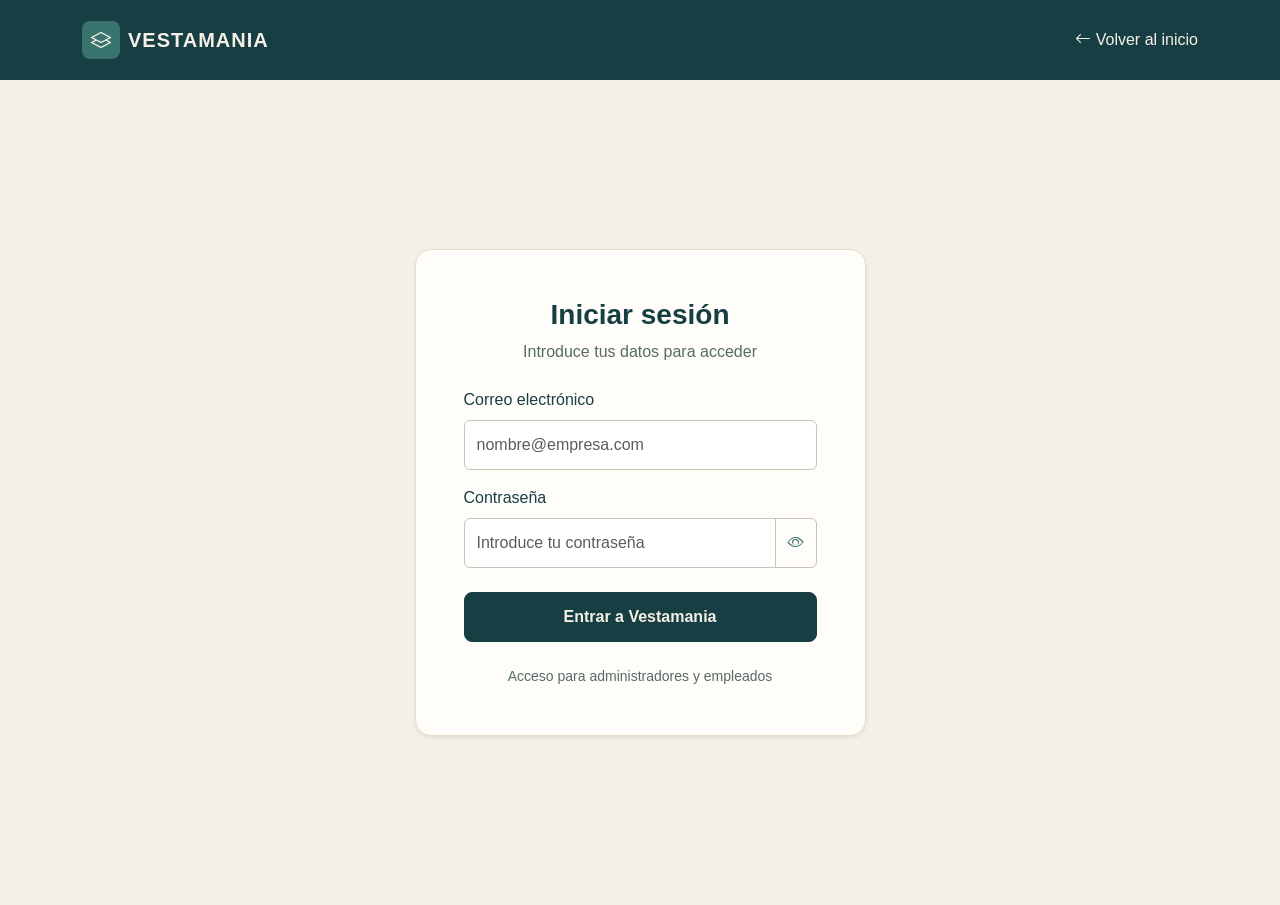
<file: login.html>
<!DOCTYPE html>
<html lang="es">
<head>
    <meta charset="UTF-8">
    <meta name="viewport" content="width=device-width, initial-scale=1.0">

    <title>Iniciar sesión | Vestamania</title>

    <!-- Bootstrap 5 -->
    <link
        href="https://cdn.jsdelivr.net/npm/bootstrap@5.3.8/dist/css/bootstrap.min.css"
        rel="stylesheet">

    <!-- Iconos de Bootstrap -->
    <link
        href="https://cdn.jsdelivr.net/npm/bootstrap-icons@1.13.1/font/bootstrap-icons.min.css"
        rel="stylesheet">

    <!-- Nuestro CSS -->
    <link rel="stylesheet" href="../css/style.css">
</head>

<body class="login-page">

    <!-- Barra de navegación -->
    <nav class="navbar bg-white border-bottom">
        <div class="container py-2">

            <a href="index.html"
               class="navbar-brand d-flex align-items-center gap-2">

                <span class="logo-icon">
                    <i class="bi bi-layers"></i>
                </span>

                <span class="fw-bold">VESTAMANIA</span>
            </a>

            <a href="index.html"
               class="text-decoration-none text-secondary">
                <i class="bi bi-arrow-left"></i>
                Volver al inicio
            </a>

        </div>
    </nav>

    <!-- Contenido -->
    <main class="container">

        <div class="row justify-content-center align-items-center login-content">

            <div class="col-12 col-md-8 col-lg-5">

                <div class="card login-card shadow-sm">

                    <div class="card-body p-4 p-md-5">

                        <h1 class="h3 text-center fw-bold mb-2">
                            Iniciar sesión
                        </h1>

                        <p class="text-center text-secondary mb-4">
                            Introduce tus datos para acceder
                        </p>

                        <form id="loginForm">

                            <!-- Correo -->
                            <div class="mb-3">

                                <label for="email" class="form-label">
                                    Correo electrónico
                                </label>

                                <input
                                    type="email"
                                    class="form-control"
                                    id="email"
                                    name="email"
                                    placeholder="nombre@empresa.com"
                                    autocomplete="username"
                                    required>

                            </div>

                            <!-- Contraseña -->
                            <div class="mb-4">

                                <label for="password" class="form-label">
                                    Contraseña
                                </label>

                                <div class="input-group">

                                    <input
                                        type="password"
                                        class="form-control"
                                        id="password"
                                        name="password"
                                        placeholder="Introduce tu contraseña"
                                        autocomplete="current-password"
                                        required>

                                    <button
                                        class="btn btn-outline-secondary"
                                        type="button"
                                        id="togglePassword"
                                        aria-label="Mostrar contraseña"
                                        aria-pressed="false">

                                        <i class="bi bi-eye"></i>

                                    </button>

                                </div>

                            </div>

                            <!-- Enviar -->
                            <button
                                type="submit"
                                class="btn btn-vestamania w-100">

                                Entrar a Vestamania

                            </button>

                            <p class="text-center text-secondary small mt-4 mb-0">
                                Acceso para administradores y empleados
                            </p>

                        </form>

                    </div>

                </div>

            </div>

        </div>

    </main>

    <!-- JavaScript de Bootstrap -->
    <script src="https://cdn.jsdelivr.net/npm/bootstrap@5.3.8/dist/js/bootstrap.bundle.min.js"></script>

    <!-- Nuestro JavaScript -->
    <script src="../js/main.js"></script>

</body>
</html>
</file>
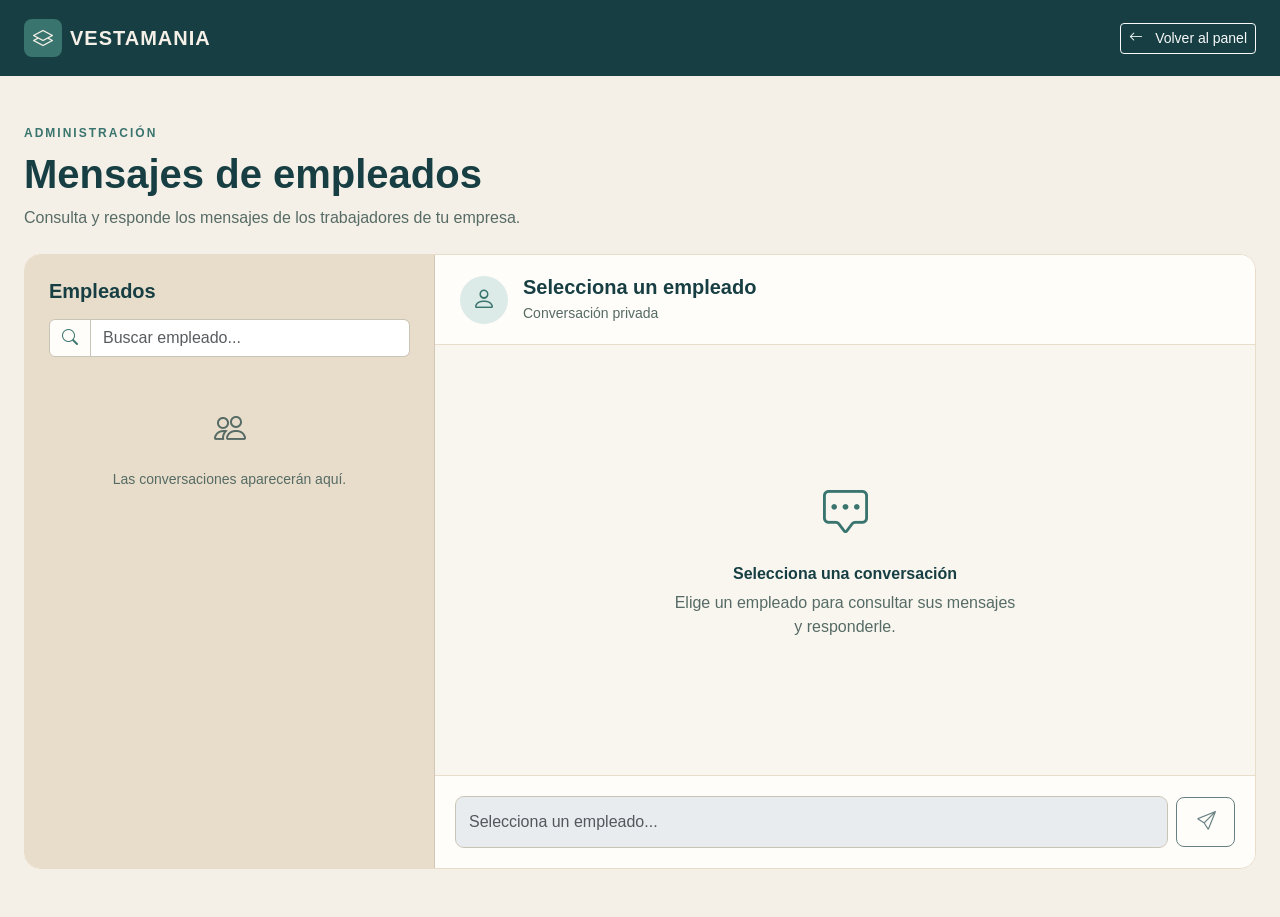
<file: mensajes-admin.html>
<!DOCTYPE html>
<html lang="es">
<head>
    <meta charset="UTF-8">
    <meta name="viewport" content="width=device-width, initial-scale=1.0">

    <title>Mensajes de empleados | Vestamania</title>

    <!-- Bootstrap 5 -->
    <link href="https://cdn.jsdelivr.net/npm/bootstrap@5.3.8/dist/css/bootstrap.min.css"
          rel="stylesheet">

    <!-- Bootstrap Icons -->
    <link href="https://cdn.jsdelivr.net/npm/bootstrap-icons@1.13.1/font/bootstrap-icons.min.css"
          rel="stylesheet">

    <!-- CSS de Vestamania -->
    <link rel="stylesheet" href="../css/style.css">
</head>

<body class="mensajes-page">

    <!-- BARRA SUPERIOR -->
    <nav class="navbar mensajes-navbar">
        <div class="container-fluid px-4">

            <a href="admin.html"
               class="navbar-brand d-flex align-items-center gap-2">

                <span class="logo-icon">
                    <i class="bi bi-layers"></i>
                </span>

                <span class="fw-bold">VESTAMANIA</span>
            </a>

            <a href="admin.html"
               class="btn btn-outline-light btn-sm">
                <i class="bi bi-arrow-left me-2"></i>
                Volver al panel
            </a>

        </div>
    </nav>

    <main class="container-fluid px-3 px-lg-4 py-5">

        <div class="mb-4">

            <p class="admin-eyebrow mb-2">
                ADMINISTRACIÓN
            </p>

            <h1 class="fw-bold chat-titulo-pagina">
                Mensajes de empleados
            </h1>

            <p class="admin-muted">
                Consulta y responde los mensajes
                de los trabajadores de tu empresa.
            </p>

        </div>

        <!-- MENSAJERÍA DEL ADMINISTRADOR -->
        <div class="row g-0 chat-admin-contenedor">

            <!-- LISTADO DE EMPLEADOS -->
            <aside class="col-12 col-md-4 chat-admin-sidebar">

                <div class="p-3 p-lg-4">

                    <h2 class="h5 fw-bold mb-3">
                        Empleados
                    </h2>

                    <div class="input-group mb-4">

                        <span class="input-group-text">
                            <i class="bi bi-search"></i>
                        </span>

                        <input type="search"
                               id="buscarConversacion"
                               class="form-control"
                               placeholder="Buscar empleado..."
                               aria-label="Buscar empleado">
                    </div>

                    <div id="listaConversaciones">

                        <!--
                          Laravel mostrará aquí los
                          empleados con sus conversaciones.
                        -->

                        <div class="text-center py-4">
                            <i class="bi bi-people fs-2"></i>

                            <p class="small mt-3 mb-0">
                                Las conversaciones aparecerán aquí.
                            </p>
                        </div>

                    </div>

                </div>

            </aside>

            <!-- CONVERSACIÓN SELECCIONADA -->
            <section class="col-12 col-md-8 chat-admin-conversacion">

                <div class="chat-privado-cabecera">

                    <span class="chat-avatar">
                        <i class="bi bi-person"></i>
                    </span>

                    <div>
                        <h2 class="h5 fw-bold mb-1"
                            id="nombreConversacion">
                            Selecciona un empleado
                        </h2>

                        <p class="small admin-muted mb-0">
                            Conversación privada
                        </p>
                    </div>

                </div>

                <div class="chat-privado-mensajes"
                     id="mensajesAdministrador"
                     aria-live="polite">

                    <div class="chat-sin-mensajes">

                        <i class="bi bi-chat-square-dots"></i>

                        <h3 class="h6 fw-bold mt-3">
                            Selecciona una conversación
                        </h3>

                        <p class="mb-0">
                            Elige un empleado para consultar
                            sus mensajes y responderle.
                        </p>

                    </div>

                </div>

                <div class="chat-privado-pie">

                    <form id="formMensajeAdmin"
                          class="d-flex align-items-center gap-2">

                        <label for="mensajeAdmin"
                               class="visually-hidden">
                            Escribir mensaje
                        </label>

                        <input type="text"
                               id="mensajeAdmin"
                               name="mensaje"
                               class="form-control"
                               placeholder="Selecciona un empleado..."
                               autocomplete="off"
                               disabled>

                        <button type="button"
                                class="btn btn-cobre chat-boton-enviar"
                                aria-label="Enviar mensaje"
                                disabled>

                            <i class="bi bi-send"></i>
                        </button>

                    </form>

                </div>

            </section>

        </div>

    </main>

</body>
</html>
</file>
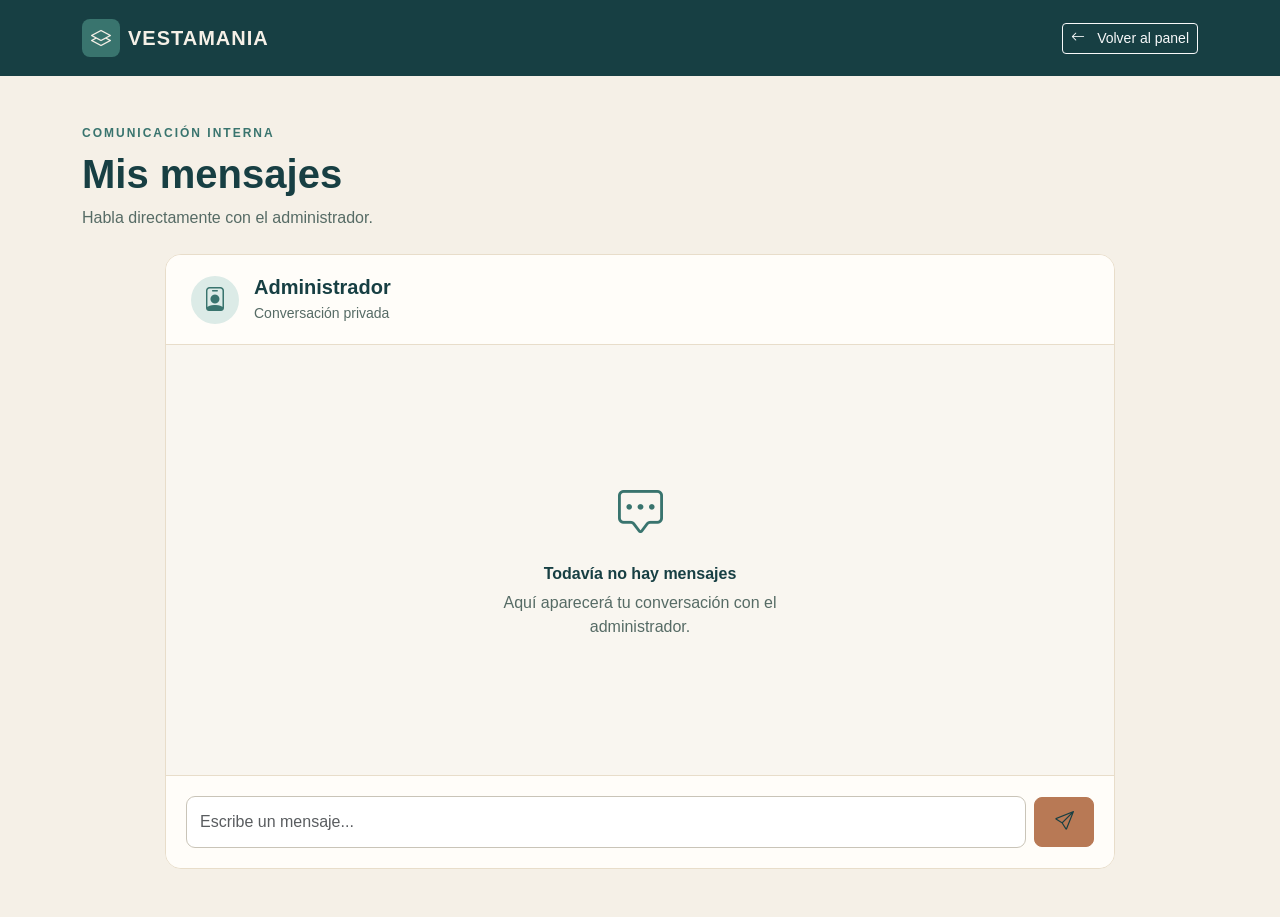
<file: mensajes.html>
<!DOCTYPE html>
<html lang="es">
<head>
    <meta charset="UTF-8">
    <meta name="viewport" content="width=device-width, initial-scale=1.0">

    <title>Mis mensajes | Vestamania</title>

    <!-- Bootstrap 5 -->
    <link href="https://cdn.jsdelivr.net/npm/bootstrap@5.3.8/dist/css/bootstrap.min.css"
          rel="stylesheet">

    <!-- Bootstrap Icons -->
    <link href="https://cdn.jsdelivr.net/npm/bootstrap-icons@1.13.1/font/bootstrap-icons.min.css"
          rel="stylesheet">

    <!-- CSS de Vestamania -->
    <link rel="stylesheet" href="../css/style.css">
</head>

<body class="mensajes-page">

    <!-- BARRA SUPERIOR -->
    <nav class="navbar mensajes-navbar">
        <div class="container">

            <a href="empleado.html"
               class="navbar-brand d-flex align-items-center gap-2">

                <span class="logo-icon">
                    <i class="bi bi-layers"></i>
                </span>

                <span class="fw-bold">VESTAMANIA</span>
            </a>

            <a href="empleado.html"
               class="btn btn-outline-light btn-sm">

                <i class="bi bi-arrow-left me-2"></i>
                Volver al panel
            </a>

        </div>
    </nav>

    <!-- CONTENIDO -->
    <main class="container py-5">

        <div class="mb-4">
            <p class="admin-eyebrow mb-2">
                COMUNICACIÓN INTERNA
            </p>

            <h1 class="fw-bold chat-titulo-pagina">
                Mis mensajes
            </h1>

            <p class="admin-muted">
                Habla directamente con el administrador.
            </p>
        </div>

        <!-- CHAT PRIVADO -->
        <section class="chat-privado">

            <!-- CABECERA -->
            <div class="chat-privado-cabecera">

                <span class="chat-avatar">
                    <i class="bi bi-person-badge"></i>
                </span>

                <div>
                    <h2 class="h5 fw-bold mb-1">
                        Administrador
                    </h2>

                    <p class="small admin-muted mb-0">
                        Conversación privada
                    </p>
                </div>

            </div>

            <!-- CONTENEDOR DE MENSAJES -->
            <div class="chat-privado-mensajes"
                 id="listaMensajes"
                 aria-live="polite">

                <!--
                  Laravel cargará aquí únicamente
                  los mensajes del usuario autenticado
                  y su administrador.
                -->

                <div class="chat-sin-mensajes">

                    <i class="bi bi-chat-square-dots"></i>

                    <h3 class="h6 fw-bold mt-3">
                        Todavía no hay mensajes
                    </h3>

                    <p class="mb-0">
                        Aquí aparecerá tu conversación
                        con el administrador.
                    </p>

                </div>

            </div>

            <!-- CAMPO PARA ESCRIBIR -->
            <div class="chat-privado-pie">

                <form id="formMensaje"
                      class="d-flex align-items-center gap-2">

                    <label for="mensaje"
                           class="visually-hidden">
                        Escribir mensaje
                    </label>

                    <input type="text"
                           id="mensaje"
                           name="mensaje"
                           class="form-control"
                           placeholder="Escribe un mensaje..."
                           autocomplete="off">

                    <button type="button"
                            class="btn btn-cobre chat-boton-enviar"
                            aria-label="Enviar mensaje">

                        <i class="bi bi-send"></i>
                    </button>

                </form>

            </div>

        </section>

    </main>

</body>
</html>
</file>
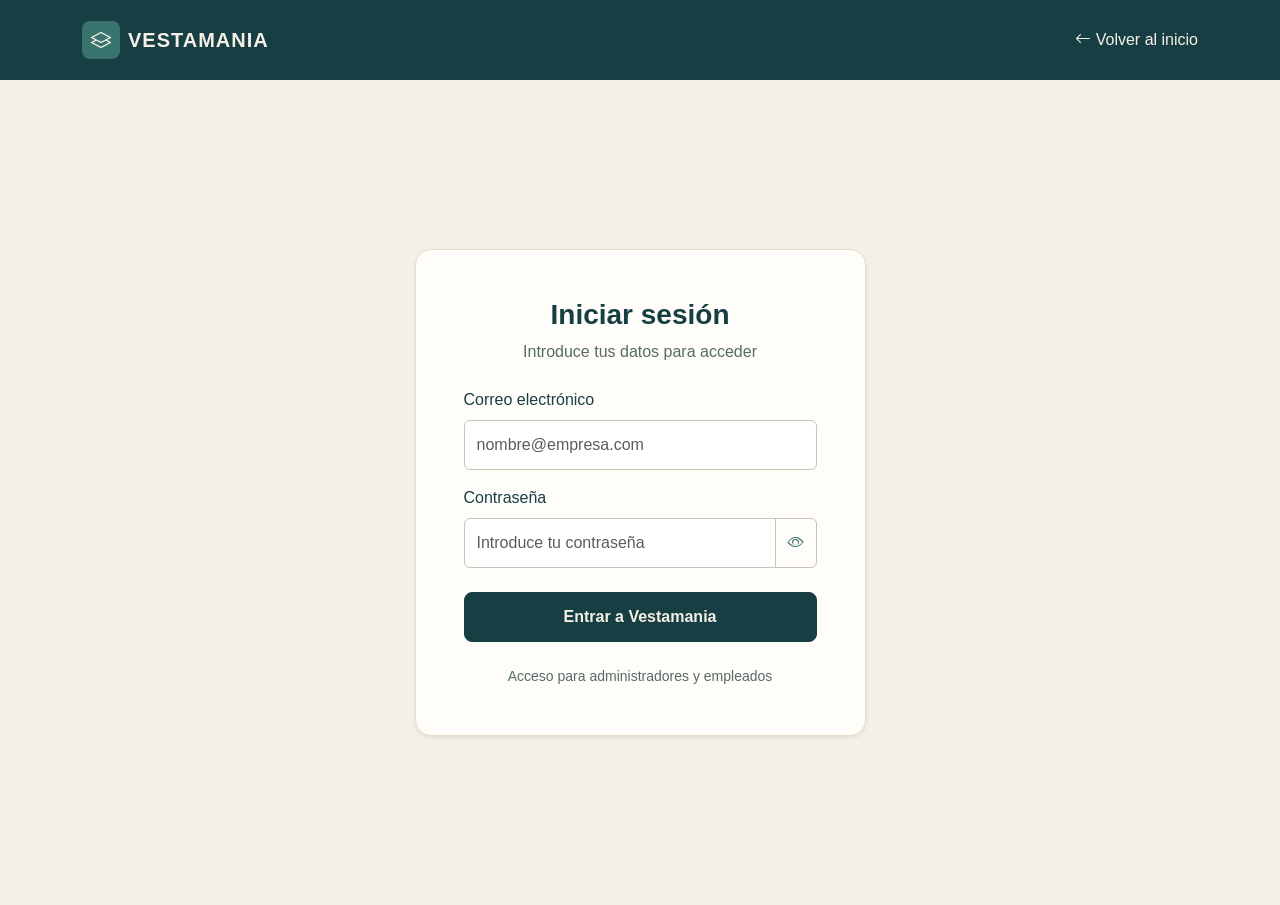
<file: tareas.html>
<!DOCTYPE html>
<html lang="es">
<head>
    <meta charset="UTF-8">
    <meta name="viewport" content="width=device-width, initial-scale=1.0">

    <title>Tareas | Vestamania</title>

    <!-- Bootstrap 5 -->
    <link href="https://cdn.jsdelivr.net/npm/bootstrap@5.3.8/dist/css/bootstrap.min.css"
          rel="stylesheet">

    <!-- Bootstrap Icons -->
    <link href="https://cdn.jsdelivr.net/npm/bootstrap-icons@1.13.1/font/bootstrap-icons.min.css"
          rel="stylesheet">

    <!-- Nuestro CSS -->
    <link rel="stylesheet" href="../css/style.css">
</head>

<body class="admin-page">

    <!-- BARRA SUPERIOR -->
    <nav class="navbar admin-navbar">
        <div class="container-fluid px-4">

            <a href="admin.html"
               class="navbar-brand d-flex align-items-center gap-2">

                <span class="logo-icon">
                    <i class="bi bi-layers"></i>
                </span>

                <span class="fw-bold">VESTAMANIA</span>
            </a>

            <div class="d-flex align-items-center gap-3">

                <span class="admin-role d-none d-sm-inline">
                    Administrador
                </span>

                <a href="login.html" class="btn btn-outline-light btn-sm">
                    <i class="bi bi-box-arrow-right me-1"></i>
                    Salir
                </a>

            </div>
        </div>
    </nav>

    <!-- DISTRIBUCIÓN PRINCIPAL -->
    <div class="container-fluid">
        <div class="row">

            <!-- MENÚ LATERAL -->
            <aside class="col-lg-3 col-xl-2 admin-sidebar p-4">

                <p class="sidebar-label mb-4">
                    MENÚ PRINCIPAL
                </p>

                <nav class="nav flex-column gap-2">

                    <a class="nav-link" href="admin.html">
                        <i class="bi bi-grid-1x2 me-2"></i>
                        Inicio
                    </a>

                    <a class="nav-link" href="departamentos.html">
                        <i class="bi bi-building me-2"></i>
                        Departamentos
                    </a>

                    <a class="nav-link" href="empleados.html">
                        <i class="bi bi-people me-2"></i>
                        Empleados
                    </a>

                    <a class="nav-link active"
                       href="tareas.html"
                       aria-current="page">
                        <i class="bi bi-clipboard-check me-2"></i>
                        Tareas
                    </a>

                    <a class="nav-link" href="mensajes-admin.html">
                        <i class="bi bi-chat-dots me-2"></i>
                        Mensajes
                    </a>

                </nav>

            </aside>

            <!-- CONTENIDO PRINCIPAL -->
            <main class="col-lg-9 col-xl-10 admin-main p-4 p-lg-5">

                <!-- ENCABEZADO -->
                <div class="d-flex flex-wrap justify-content-between
                            align-items-center gap-3 mb-4">

                    <div>
                        <p class="admin-eyebrow mb-2">
                            ORGANIZACIÓN DEL TRABAJO
                        </p>

                        <h1 class="fw-bold mb-2">
                            Gestión de tareas
                        </h1>

                        <p class="admin-muted mb-0">
                            Consulta y organiza las tareas
                            de los distintos departamentos.
                        </p>
                    </div>

                    <button class="btn btn-cobre"
                            type="button"
                            data-bs-toggle="modal"
                            data-bs-target="#modalTarea">

                        <i class="bi bi-plus-lg me-2"></i>
                        Nueva tarea
                    </button>

                </div>

                <!-- TARJETAS RESUMEN -->
                <div class="row g-4 mb-4">

                    <div class="col-md-4">
                        <div class="tarea-resumen">
                            <div class="tarea-resumen-icon">
                                <i class="bi bi-clock-history"></i>
                            </div>

                            <p>Pendientes</p>
                            <h2>3</h2>
                        </div>
                    </div>

                    <div class="col-md-4">
                        <div class="tarea-resumen">
                            <div class="tarea-resumen-icon">
                                <i class="bi bi-arrow-repeat"></i>
                            </div>

                            <p>En curso</p>
                            <h2>2</h2>
                        </div>
                    </div>

                    <div class="col-md-4">
                        <div class="tarea-resumen">
                            <div class="tarea-resumen-icon">
                                <i class="bi bi-check-circle"></i>
                            </div>

                            <p>Finalizadas</p>
                            <h2>7</h2>
                        </div>
                    </div>

                </div>

                <!-- LISTADO DE TAREAS -->
                <section class="admin-panel-box">

                    <div class="d-flex flex-wrap
                                justify-content-between
                                align-items-center gap-3 mb-4">

                        <h2 class="h5 fw-bold mb-0">
                            Listado de tareas
                        </h2>

                        <div class="d-flex flex-wrap gap-2">

                            <!-- Filtro visual -->
                            <select class="form-select"
                                    aria-label="Filtrar por departamento"
                                    style="max-width: 190px;">

                                <option selected>
                                    Todos los departamentos
                                </option>

                                <option>Administración</option>
                                <option>Almacén</option>
                                <option>Ventas</option>
                            </select>

                            <!-- Buscador visual -->
                            <input type="search"
                                   class="form-control"
                                   placeholder="Buscar tarea..."
                                   aria-label="Buscar tarea"
                                   style="max-width: 190px;">
                        </div>

                    </div>

                    <div class="table-responsive">

                        <table class="table table-hover
                                      align-middle tabla-vestamania">

                            <thead>
                                <tr>
                                    <th>Tarea</th>
                                    <th>Departamento</th>
                                    <th>Estado</th>
                                    <th>Prioridad</th>
                                    <th class="text-end">Acciones</th>
                                </tr>
                            </thead>

                            <tbody>

                                <tr>
                                    <td>Revisar inventario</td>
                                    <td>Almacén</td>

                                    <td>
                                        <span class="badge estado-pendiente">
                                            Pendiente
                                        </span>
                                    </td>

                                    <td>
                                        <span class="prioridad-alta">
                                            Alta
                                        </span>
                                    </td>

                                    <td class="text-end">
                                        <button type="button"
                                                class="btn-accion btn-editar"
                                                title="Editar tarea"
                                                aria-label="Editar Revisar inventario">
                                            <i class="bi bi-pencil-square"></i>
                                        </button>

                                        <button type="button"
                                                class="btn-accion btn-eliminar"
                                                title="Eliminar tarea"
                                                aria-label="Eliminar Revisar inventario">
                                            <i class="bi bi-trash"></i>
                                        </button>
                                    </td>
                                </tr>

                                <tr>
                                    <td>Preparar informe mensual</td>
                                    <td>Administración</td>

                                    <td>
                                        <span class="badge estado-curso">
                                            En curso
                                        </span>
                                    </td>

                                    <td>
                                        <span class="prioridad-media">
                                            Media
                                        </span>
                                    </td>

                                    <td class="text-end">
                                        <button type="button"
                                                class="btn-accion btn-editar"
                                                title="Editar tarea"
                                                aria-label="Editar informe mensual">
                                            <i class="bi bi-pencil-square"></i>
                                        </button>

                                        <button type="button"
                                                class="btn-accion btn-eliminar"
                                                title="Eliminar tarea"
                                                aria-label="Eliminar informe mensual">
                                            <i class="bi bi-trash"></i>
                                        </button>
                                    </td>
                                </tr>

                                <tr>
                                    <td>Actualizar catálogo</td>
                                    <td>Ventas</td>

                                    <td>
                                        <span class="badge estado-finalizada">
                                            Finalizada
                                        </span>
                                    </td>

                                    <td>
                                        <span class="prioridad-baja">
                                            Baja
                                        </span>
                                    </td>

                                    <td class="text-end">
                                        <button type="button"
                                                class="btn-accion btn-editar"
                                                title="Editar tarea"
                                                aria-label="Editar catálogo">
                                            <i class="bi bi-pencil-square"></i>
                                        </button>

                                        <button type="button"
                                                class="btn-accion btn-eliminar"
                                                title="Eliminar tarea"
                                                aria-label="Eliminar catálogo">
                                            <i class="bi bi-trash"></i>
                                        </button>
                                    </td>
                                </tr>

                            </tbody>
                        </table>
                    </div>

                    <p class="small admin-muted mb-0">
                        Datos ficticios para visualizar la interfaz.
                        Las funciones se programarán más adelante.
                    </p>

                </section>

            </main>
        </div>
    </div>

    <!-- MODAL PARA CREAR UNA TAREA -->
    <div class="modal fade"
         id="modalTarea"
         tabindex="-1"
         aria-labelledby="tituloModalTarea"
         aria-hidden="true">

        <div class="modal-dialog modal-dialog-centered modal-lg">

            <div class="modal-content modal-vestamania">

                <div class="modal-header">

                    <h2 class="modal-title fs-5"
                        id="tituloModalTarea">
                        Nueva tarea
                    </h2>

                    <button type="button"
                            class="btn-close"
                            data-bs-dismiss="modal"
                            aria-label="Cerrar">
                    </button>

                </div>

                <!-- FORMULARIO DE DISEÑO -->
                <form>

                    <div class="modal-body">
                        <div class="row g-3">

                            <div class="col-12">
                                <label for="nombreTarea"
                                       class="form-label">
                                    Nombre de la tarea
                                </label>

                                <input type="text"
                                       class="form-control"
                                       id="nombreTarea"
                                       placeholder="Ejemplo: Revisar inventario"
                                       required>
                            </div>

                            <div class="col-12">
                                <label for="descripcionTarea"
                                       class="form-label">
                                    Descripción
                                </label>

                                <textarea class="form-control"
                                          id="descripcionTarea"
                                          rows="3"
                                          placeholder="Describe el trabajo que debe realizarse"></textarea>
                            </div>

                            <div class="col-md-6">
                                <label for="departamentoTarea"
                                       class="form-label">
                                    Departamento
                                </label>

                                <select id="departamentoTarea"
                                        class="form-select"
                                        required>

                                    <option value="" selected disabled>
                                        Seleccionar departamento
                                    </option>

                                    <option>Administración</option>
                                    <option>Almacén</option>
                                    <option>Ventas</option>
                                </select>
                            </div>

                            <div class="col-md-6">
                                <label for="prioridadTarea"
                                       class="form-label">
                                    Prioridad
                                </label>

                                <select id="prioridadTarea"
                                        class="form-select">
                                    <option>Baja</option>
                                    <option selected>Media</option>
                                    <option>Alta</option>
                                </select>
                            </div>

                            <div class="col-12">
                                <label for="fechaTarea"
                                       class="form-label">
                                    Fecha límite (opcional)
                                </label>

                                <input type="date"
                                       class="form-control"
                                       id="fechaTarea">
                            </div>

                            <div class="col-12">
                                <p class="small admin-muted mb-0">
                                    La asignación de tareas a los empleados
                                    se realizará según las reglas que
                                    definamos para Vestamania.
                                </p>
                            </div>

                        </div>
                    </div>

                    <div class="modal-footer">

                        <button type="button"
                                class="btn btn-outline-secondary"
                                data-bs-dismiss="modal">
                            Cancelar
                        </button>

                        <!-- Botón visual, sin guardado todavía -->
                        <button type="button"
                                class="btn btn-vestamania">
                            Guardar tarea
                        </button>

                    </div>

                </form>

            </div>
        </div>
    </div>

    <!-- JavaScript propio de Bootstrap para el modal -->
    <script src="https://cdn.jsdelivr.net/npm/bootstrap@5.3.8/dist/js/bootstrap.bundle.min.js"></script>
    <script src="../js/main.js"></script>
</body>
</html>
</file>
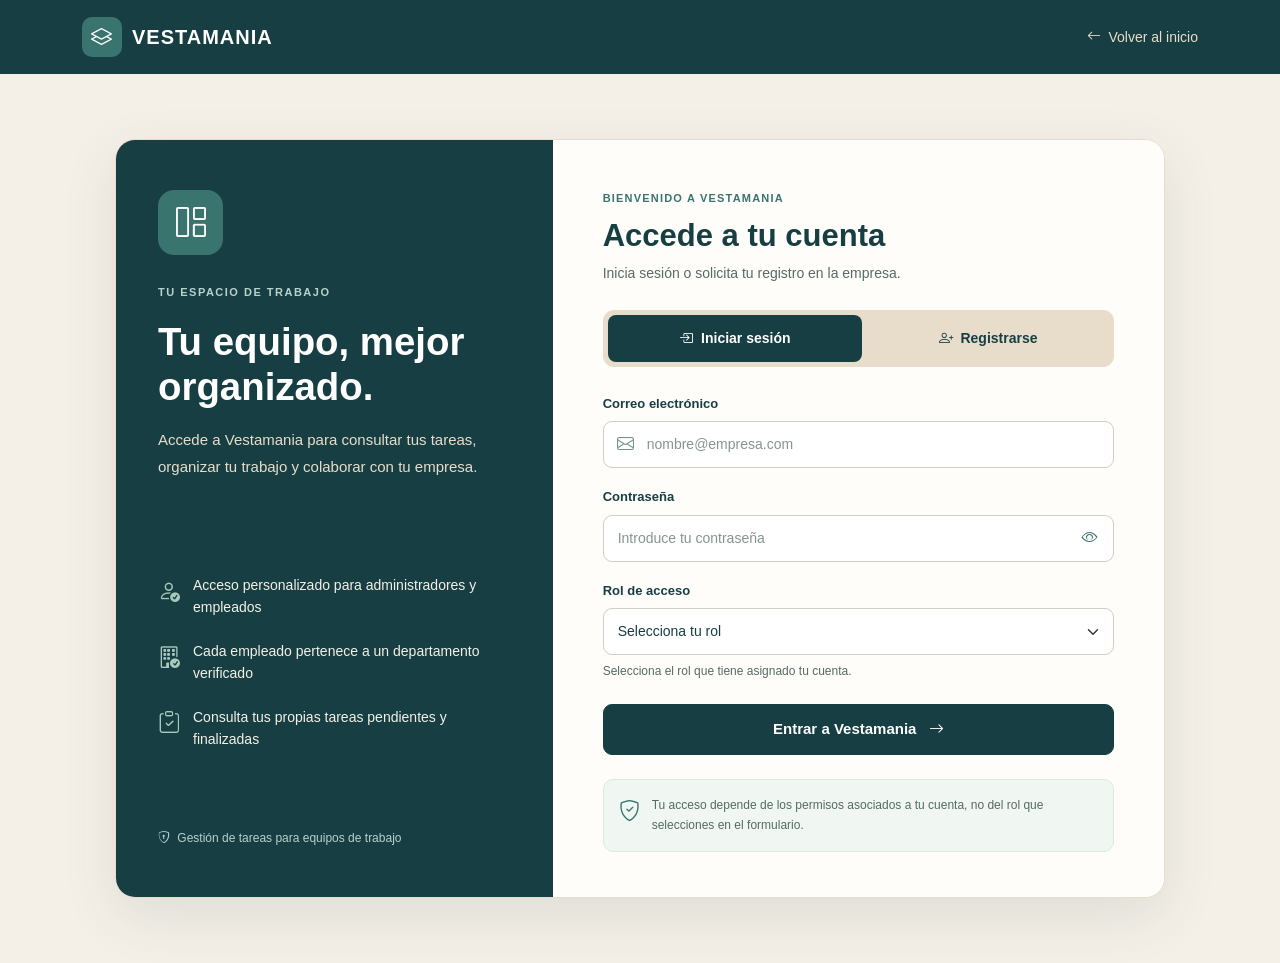
<file: Front/admin.html>
<!DOCTYPE html>
<html lang="es">

<head>
    <meta charset="UTF-8">
    <meta name="viewport" content="width=device-width, initial-scale=1.0">

    <title>Panel de administración | Vestamania</title>

    <!-- BOOTSTRAP 5 -->
    <link
        href="https://cdn.jsdelivr.net/npm/bootstrap@5.3.8/dist/css/bootstrap.min.css"
        rel="stylesheet">

    <!-- BOOTSTRAP ICONS -->
    <link
        href="https://cdn.jsdelivr.net/npm/bootstrap-icons@1.13.1/font/bootstrap-icons.min.css"
        rel="stylesheet">

    <!-- CSS DE VESTAMANIA -->
    <link rel="stylesheet" href="../css/style.css">

</head>

<body class="admin2-body">

    <!-- =====================================
         BARRA DE NAVEGACIÓN SUPERIOR
         ===================================== -->

    <header>

        <nav class="navbar navbar-expand-lg admin2-navbar">

            <div class="container">

                <!-- LOGOTIPO -->
                <a href="admin.html"
                   class="navbar-brand admin2-brand">

                    <span class="admin2-logo">
                        <i class="bi bi-layers"></i>
                    </span>

                    VESTAMANIA

                </a>

                <!-- MENÚ EN PANTALLAS PEQUEÑAS -->
                <button
                    class="navbar-toggler admin2-toggler"
                    type="button"
                    data-bs-toggle="collapse"
                    data-bs-target="#menuAdministrador"
                    aria-controls="menuAdministrador"
                    aria-expanded="false"
                    aria-label="Abrir menú de navegación">

                    <i class="bi bi-list"></i>

                </button>

                <!-- NAVEGACIÓN PRINCIPAL -->
                <div class="collapse navbar-collapse"
                     id="menuAdministrador">

                    <ul class="navbar-nav admin2-nav mx-lg-auto">

                        <!-- INICIO -->
                        <li class="nav-item">

                            <a href="admin.html"
                               class="nav-link active"
                               aria-current="page">

                                <i class="bi bi-house-door me-1"></i>
                                Inicio

                            </a>

                        </li>

                        <!-- DEPARTAMENTOS -->
                        <li class="nav-item">

                            <a href="departamentos.html"
                               class="nav-link">

                                <i class="bi bi-building me-1"></i>
                                Departamentos

                            </a>

                        </li>

                        <!-- EMPLEADOS -->
                        <li class="nav-item">

                            <a href="empleados.html"
                               class="nav-link">

                                <i class="bi bi-people me-1"></i>
                                Empleados

                            </a>

                        </li>

                        <!-- TAREAS -->
                        <li class="nav-item">

                            <a href="tareas.html"
                               class="nav-link">

                                <i class="bi bi-clipboard-check me-1"></i>
                                Tareas

                            </a>

                        </li>

                        <!-- MENSAJES -->
                        <li class="nav-item">

                            <a href="mensajes-admin.html"
                               class="nav-link">

                                <i class="bi bi-chat-dots me-1"></i>
                                Mensajes

                            </a>

                        </li>

                    </ul>

                    <!-- CUENTA Y CIERRE DE SESIÓN -->
                    <div class="admin2-usuario">

                        <span class="admin2-usuario-rol">

                            <i class="bi bi-person-circle me-1"></i>
                            Administrador

                        </span>

                        <button
                            type="button"
                            id="cerrarSesion"
                            class="btn admin2-btn-salir">

                            <i class="bi bi-box-arrow-right me-1"></i>
                            Salir

                        </button>

                    </div>

                </div>

            </div>

        </nav>

    </header>


    <!-- =====================================
         CONTENIDO PRINCIPAL
         ===================================== -->

    <main class="admin2-main">

        <div class="container">

            <!-- =====================================
                 BIENVENIDA
                 ===================================== -->

            <section class="admin2-bienvenida">

                <div class="row align-items-center g-4">

                    <!-- TEXTO -->
                    <div class="col-lg-8">

                        <p class="admin2-etiqueta mb-2">

                            <i class="bi bi-grid-1x2 me-1"></i>
                            PANEL DE ADMINISTRACIÓN

                        </p>

                        <h1 class="admin2-titulo mb-3">
                            Bienvenido, administrador
                        </h1>

                        <p class="admin2-descripcion mb-0">

                            Desde este espacio puedes organizar
                            los departamentos de tu empresa,
                            gestionar empleados, administrar tareas
                            y consultar los mensajes de tu equipo.

                        </p>

                    </div>

                    <!-- ELEMENTO DECORATIVO -->
                    <div class="col-lg-4 d-none d-lg-flex
                                justify-content-lg-center">

                        <div class="admin2-ilustracion"
                             aria-hidden="true">

                            <span class="admin2-ilustracion-icono">
                                <i class="bi bi-building"></i>
                            </span>

                            <span class="admin2-ilustracion-icono">
                                <i class="bi bi-people"></i>
                            </span>

                            <span class="admin2-ilustracion-icono">
                                <i class="bi bi-clipboard-check"></i>
                            </span>

                            <span class="admin2-ilustracion-icono">
                                <i class="bi bi-chat-dots"></i>
                            </span>

                        </div>

                    </div>

                </div>

            </section>


            <!-- =====================================
                 TARJETAS DE GESTIÓN
                 ===================================== -->

            <section class="admin2-gestion"
                     aria-labelledby="tituloGestion">

                <!-- TÍTULO DE SECCIÓN -->
                <div class="admin2-seccion-cabecera">

                    <div>

                        <p class="admin2-etiqueta mb-2">
                            GESTIÓN PRINCIPAL
                        </p>

                        <h2 id="tituloGestion"
                            class="admin2-seccion-titulo mb-2">

                            ¿Qué quieres gestionar hoy?

                        </h2>

                        <p class="admin2-texto-secundario mb-0">

                            Accede a las herramientas principales
                            de Vestamania.

                        </p>

                    </div>

                </div>


                <!-- TARJETAS -->
                <div class="row g-4">

                    <!-- =====================================
                         TARJETA DE DEPARTAMENTOS
                         ===================================== -->

                    <div class="col-12 col-md-6 col-xl-3">

                        <a href="departamentos.html"
                           class="admin2-tarjeta">

                            <span class="admin2-tarjeta-icono
                                         admin2-icono-departamentos">

                                <i class="bi bi-building"></i>

                            </span>

                            <h3 class="admin2-tarjeta-titulo">
                                Departamentos
                            </h3>

                            <p class="admin2-tarjeta-descripcion">

                                Organiza las diferentes áreas
                                de la empresa y gestiona
                                sus departamentos.

                            </p>

                            <span class="admin2-tarjeta-enlace">

                                Gestionar departamentos

                                <i class="bi bi-arrow-right"></i>

                            </span>

                        </a>

                    </div>


                    <!-- =====================================
                         TARJETA DE EMPLEADOS
                         ===================================== -->

                    <div class="col-12 col-md-6 col-xl-3">

                        <a href="empleados.html"
                           class="admin2-tarjeta">

                            <span class="admin2-tarjeta-icono
                                         admin2-icono-empleados">

                                <i class="bi bi-people"></i>

                            </span>

                            <h3 class="admin2-tarjeta-titulo">
                                Empleados
                            </h3>

                            <p class="admin2-tarjeta-descripcion">

                                Administra los trabajadores,
                                sus puestos y los departamentos
                                a los que pertenecen.

                            </p>

                            <span class="admin2-tarjeta-enlace">

                                Gestionar empleados

                                <i class="bi bi-arrow-right"></i>

                            </span>

                        </a>

                    </div>


                    <!-- =====================================
                         TARJETA DE TAREAS
                         ===================================== -->

                    <div class="col-12 col-md-6 col-xl-3">

                        <a href="tareas.html"
                           class="admin2-tarjeta">

                            <span class="admin2-tarjeta-icono
                                         admin2-icono-tareas">

                                <i class="bi bi-clipboard-check"></i>

                            </span>

                            <h3 class="admin2-tarjeta-titulo">
                                Tareas
                            </h3>

                            <p class="admin2-tarjeta-descripcion">

                                Organiza y asigna tareas
                                a los trabajadores y consulta
                                el estado del trabajo.

                            </p>

                            <span class="admin2-tarjeta-enlace">

                                Gestionar tareas

                                <i class="bi bi-arrow-right"></i>

                            </span>

                        </a>

                    </div>


                    <!-- =====================================
                         TARJETA DE MENSAJES
                         ===================================== -->

                    <div class="col-12 col-md-6 col-xl-3">

                        <a href="mensajes-admin.html"
                           class="admin2-tarjeta">

                            <span class="admin2-tarjeta-icono
                                         admin2-icono-mensajes">

                                <i class="bi bi-chat-dots"></i>

                            </span>

                            <h3 class="admin2-tarjeta-titulo">
                                Mensajes
                            </h3>

                            <p class="admin2-tarjeta-descripcion">

                                Accede a las conversaciones
                                de los empleados y consulta
                                sus mensajes.

                            </p>

                            <span class="admin2-tarjeta-enlace">

                                Ver conversaciones

                                <i class="bi bi-arrow-right"></i>

                            </span>

                        </a>

                    </div>

                </div>

            </section>


            <!-- =====================================
                 INFORMACIÓN Y ACCESOS RÁPIDOS
                 ===================================== -->

            <section class="admin2-inferior">

                <div class="row g-4">

                    <!-- ACTIVIDAD RECIENTE -->
                    <div class="col-lg-8">

                        <div class="admin2-panel">

                            <div class="admin2-panel-cabecera">

                                <div>

                                    <p class="admin2-etiqueta mb-2">
                                        SEGUIMIENTO
                                    </p>

                                    <h2 class="admin2-panel-titulo">
                                        Actividad reciente
                                    </h2>

                                    <p class="admin2-texto-secundario mb-0">
                                        Resumen de las tareas y del trabajo
                                        realizado por el equipo.
                                    </p>

                                </div>

                                <span class="admin2-panel-icono">
                                    <i class="bi bi-activity"></i>
                                </span>

                            </div>

                            <!-- ESTADO SIN DATOS -->
                            <div class="admin2-sin-actividad">

                                <span class="admin2-sin-actividad-icono">

                                    <i class="bi bi-clock-history"></i>

                                </span>

                                <h3>
                                    Aún no hay actividad que mostrar
                                </h3>

                                <p>

                                    Cuando conectemos la gestión
                                    de tareas con Laravel y MariaDB,
                                    aparecerá aquí la actividad
                                    reciente del equipo.

                                </p>

                            </div>

                        </div>

                    </div>


                    <!-- ACCESOS RÁPIDOS -->
                    <div class="col-lg-4">

                        <div class="admin2-panel">

                            <div class="admin2-panel-cabecera">

                                <div>

                                    <p class="admin2-etiqueta mb-2">
                                        ATAJOS
                                    </p>

                                    <h2 class="admin2-panel-titulo">
                                        Accesos rápidos
                                    </h2>

                                </div>

                            </div>

                            <p class="admin2-texto-secundario mb-4">

                                Entra directamente en las herramientas
                                que utilizas con más frecuencia.

                            </p>

                            <div class="admin2-atajos">

                                <!-- ACCESO A TAREAS -->
                                <a href="tareas.html"
                                   class="admin2-atajo">

                                    <span>

                                        <i class="bi bi-clipboard-plus"></i>
                                        Ir a tareas

                                    </span>

                                    <i class="bi bi-chevron-right"></i>

                                </a>

                                <!-- ACCESO A EMPLEADOS -->
                                <a href="empleados.html"
                                   class="admin2-atajo">

                                    <span>

                                        <i class="bi bi-person-plus"></i>
                                        Ir a empleados

                                    </span>

                                    <i class="bi bi-chevron-right"></i>

                                </a>

                                <!-- ACCESO A MENSAJES -->
                                <a href="mensajes-admin.html"
                                   class="admin2-atajo">

                                    <span>

                                        <i class="bi bi-chat-left-text"></i>
                                        Abrir mensajes

                                    </span>

                                    <i class="bi bi-chevron-right"></i>

                                </a>

                            </div>

                        </div>

                    </div>

                </div>

            </section>

        </div>

    </main>


    <!-- =====================================
         PIE DE PÁGINA
         ===================================== -->

    <footer class="admin2-footer">

        <div class="container">

            <div class="d-flex flex-wrap
                        justify-content-between
                        align-items-center gap-2">

                <span>

                    <i class="bi bi-layers me-1"></i>
                    VESTAMANIA

                </span>

                <span>
                    Panel de administración
                </span>

            </div>

        </div>

    </footer>


    <!-- =====================================
         JAVASCRIPT
         ===================================== -->

    <!-- Bootstrap -->
    <script src="https://cdn.jsdelivr.net/npm/bootstrap@5.3.8/dist/js/bootstrap.bundle.min.js"></script>

    <!-- JavaScript de Vestamania -->
    <script src="../js/main.js"></script>

</body>
</html>
</file>
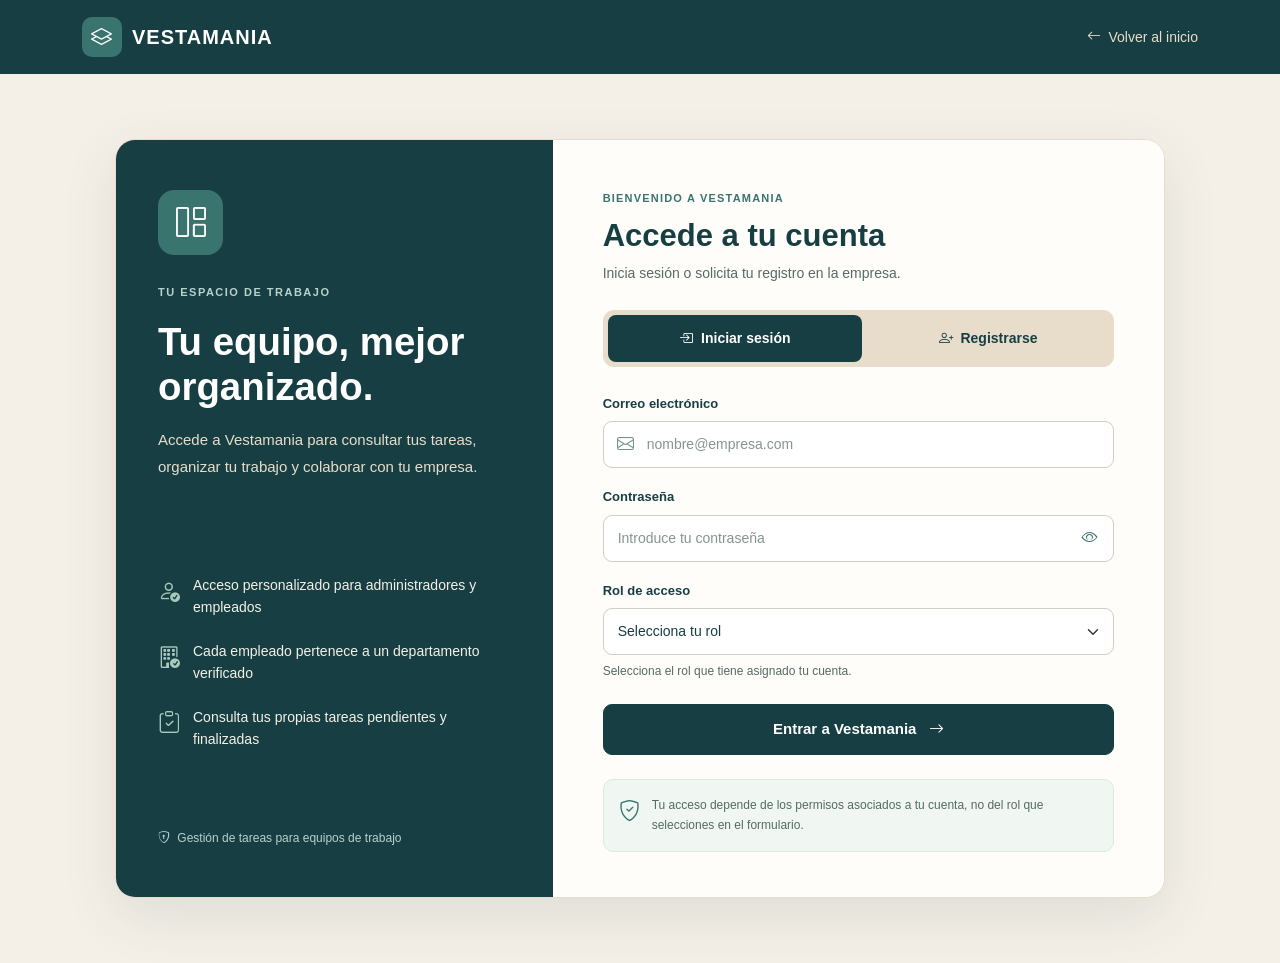
<file: Front/departamentos.html>
<!DOCTYPE html>
<html lang="es">

<head>
    <meta charset="UTF-8">
    <meta name="viewport" content="width=device-width, initial-scale=1.0">
    <title>Departamentos | Vestamania</title>
    <link href="https://cdn.jsdelivr.net/npm/bootstrap@5.3.8/dist/css/bootstrap.min.css" rel="stylesheet">
    <link href="https://cdn.jsdelivr.net/npm/bootstrap-icons@1.13.1/font/bootstrap-icons.min.css" rel="stylesheet">
    <link href="../css/style.css" rel="stylesheet">
    <style>
        .vm-panel .btn-accion:not(:disabled) {
            cursor: pointer !important;
            pointer-events: auto !important;
            opacity: 1 !important;
            transition: background-color .18s ease, transform .18s ease;
        }

        .vm-panel .btn-accion:not(:disabled):hover {
            background-color: #e8ddca;
            transform: translateY(-1px);
        }

        .vm-panel .btn-accion:focus-visible {
            outline: 2px solid #39746e;
            outline-offset: 3px;
        }
    </style>
</head>

<body class="admin2-body">
    <header>
        <nav class="navbar navbar-expand-lg admin2-navbar" aria-label="Navegación principal">
            <div class="container">
                <a href="admin.html" class="navbar-brand admin2-brand">
                    <span class="admin2-logo"><i class="bi bi-layers"></i></span> VESTAMANIA
                </a>
                <button class="navbar-toggler admin2-toggler" type="button" data-bs-toggle="collapse"
                    data-bs-target="#menuAdministrador" aria-controls="menuAdministrador" aria-expanded="false"
                    aria-label="Abrir menú">
                    <i class="bi bi-list"></i>
                </button>
                <div class="collapse navbar-collapse" id="menuAdministrador">
                    <ul class="navbar-nav admin2-nav mx-auto">
                        <li class="nav-item">
                            <a class="nav-link" href="admin.html">
                                <i class="bi bi-house-door"></i> Inicio
                            </a>
                        </li>
                        <li class="nav-item">
                            <a class="nav-link active" href="departamentos.html" aria-current="page">
                                <i class="bi bi-building"></i> Departamentos
                            </a>
                        </li>
                        <li class="nav-item">
                            <a class="nav-link" href="empleados.html">
                                <i class="bi bi-people"></i> Empleados
                            </a>
                        </li>
                        <li class="nav-item">
                            <a class="nav-link" href="tareas.html">
                                <i class="bi bi-clipboard-check"></i> Tareas
                            </a>
                        </li>
                        <li class="nav-item">
                            <a class="nav-link" href="mensajes-admin.html">
                                <i class="bi bi-chat-dots"></i> Mensajes
                            </a>
                        </li>
                    </ul>
                    <div class="admin2-usuario">
                        <span class="admin2-usuario-rol">
                            <i class="bi bi-person-circle"></i> Administrador
                        </span>
                        <button type="button" id="cerrarSesion" class="btn admin2-btn-salir">
                            <i class="bi bi-box-arrow-right"></i> Salir
                        </button>
                    </div>
                </div>
            </div>
        </nav>
    </header>

    <main class="admin2-main vm-main">
        <div class="container">
            <section class="vm-page-hero" aria-labelledby="tituloPagina">
                <div class="d-flex flex-wrap justify-content-between align-items-center gap-3">
                    <div class="vm-hero-copy">
                        <p class="admin2-etiqueta mb-2">GESTIÓN DE LA EMPRESA</p>
                        <h1 class="vm-page-title mb-2" id="tituloPagina">Departamentos</h1>
                        <p class="admin2-texto-secundario mb-0">
                            Organiza las áreas de tu empresa.
                        </p>
                    </div>
                    <div class="d-flex align-items-center gap-3">
                        <button class="btn btn-cobre vm-action" type="button" data-bs-toggle="modal"
                            data-bs-target="#modalDepartamento">
                            <i class="bi bi-plus-lg"></i> Nuevo departamento
                        </button>
                        <span class="vm-hero-icon d-none d-sm-flex" aria-hidden="true">
                            <i class="bi bi-building"></i>
                        </span>
                    </div>
                </div>
            </section>

            <section class="admin-panel-box vm-panel">
                <div class="d-flex flex-wrap justify-content-between align-items-center gap-3 mb-4">
                    <h2 class="h5 fw-bold mb-0">Listado de departamentos</h2>
                    <input id="buscarDepartamento" class="form-control vm-search" type="search"
                        placeholder="Buscar departamento..." aria-label="Buscar departamento">
                </div>

                <div class="table-responsive">
                    <table class="table table-hover align-middle tabla-vestamania">
                        <thead>
                            <tr>
                                <th>Departamento</th>
                                <th>Descripción</th>
                                <th class="text-end">Acciones</th>
                            </tr>
                        </thead>
                        <tbody id="tablaDepartamentos"></tbody>
                    </table>
                </div>

                <p id="mensajeVacio" hidden class="admin-muted text-center py-3">
                    Sin departamentos para mostrar.
                </p>
                <p id="estadoAcciones" class="small admin-muted mt-3 mb-1" role="status">
                    Cargando acciones...
                </p>
                <p class="small admin-muted mt-2 mb-0">
                    Modo demostración: los cambios se guardan en este navegador.
                </p>
            </section>
        </div>
    </main>

    <div class="modal fade" id="modalDepartamento" tabindex="-1" aria-labelledby="tituloModalDepartamento"
        aria-hidden="true">
        <div class="modal-dialog modal-dialog-centered">
            <div class="modal-content modal-vestamania">
                <div class="modal-header">
                    <h2 id="tituloModalDepartamento" class="modal-title fs-5">
                        Nuevo departamento
                    </h2>
                    <button class="btn-close" type="button" data-bs-dismiss="modal" aria-label="Cerrar"></button>
                </div>

                <form id="formDepartamento">
                    <div class="modal-body">
                        <input type="hidden" id="departamentoId">

                        <label class="form-label" for="nombreDepartamento">
                            Nombre del departamento
                        </label>
                        <input class="form-control mb-3" id="nombreDepartamento" maxlength="60" required>

                        <label class="form-label" for="descripcionDepartamento">
                            Descripción
                        </label>
                        <textarea class="form-control" id="descripcionDepartamento" rows="3" maxlength="250"></textarea>

                        <p class="vm-demo-notice mt-3 mb-0">
                            Los cambios se guardan solo en este navegador.
                        </p>
                    </div>
                    <div class="modal-footer">
                        <button class="btn btn-outline-secondary" type="button"
                            data-bs-dismiss="modal">Cancelar</button>
                        <button class="btn btn-vestamania" type="submit">
                            Guardar departamento
                        </button>
                    </div>
                </form>
            </div>
        </div>
    </div>

    <footer class="admin2-footer">
        <div class="container d-flex justify-content-between gap-2 flex-wrap">
            <span><i class="bi bi-layers"></i> VESTAMANIA</span>
            <span>Panel de administración</span>
        </div>
    </footer>

    <script src="https://cdn.jsdelivr.net/npm/bootstrap@5.3.8/dist/js/bootstrap.bundle.min.js"></script>
    <script src="../js/main.js?v=3"></script>
</body>

</html>
</file>
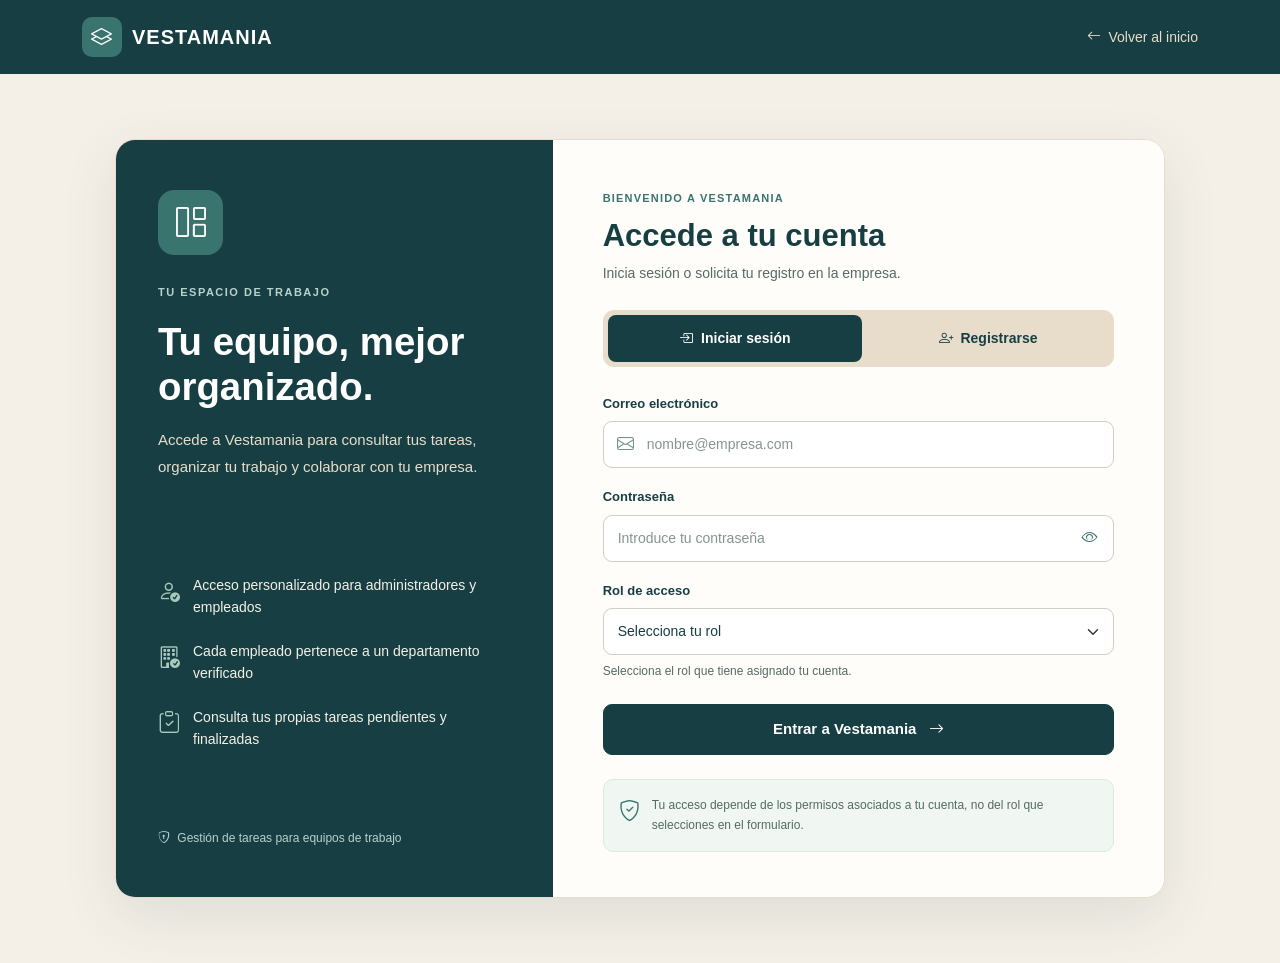
<file: Front/empleado.html>
<!DOCTYPE html>
<html lang="es">

<head>
    <meta charset="UTF-8">
    <meta name="viewport" content="width=device-width, initial-scale=1.0">

    <title>Mi espacio de trabajo | Vestamania</title>

    <link href="https://cdn.jsdelivr.net/npm/bootstrap@5.3.8/dist/css/bootstrap.min.css" rel="stylesheet">

    <link href="https://cdn.jsdelivr.net/npm/bootstrap-icons@1.13.1/font/bootstrap-icons.min.css" rel="stylesheet">

    <link href="../css/style.css" rel="stylesheet">
</head>

<body class="admin2-body vm-employee-body">

    <!-- MENÚ SUPERIOR -->
    <header>
        <nav class="navbar navbar-expand-md admin2-navbar" aria-label="Navegación principal">

            <div class="container">

                <a href="empleado.html" class="navbar-brand admin2-brand">

                    <span class="admin2-logo">
                        <i class="bi bi-layers"></i>
                    </span>
                    VESTAMANIA

                </a>

                <button class="navbar-toggler admin2-toggler" type="button" data-bs-toggle="collapse"
                    data-bs-target="#menuEmpleadoSuperior" aria-controls="menuEmpleadoSuperior" aria-expanded="false"
                    aria-label="Abrir menú">

                    <i class="bi bi-list"></i>
                </button>

                <div class="collapse navbar-collapse" id="menuEmpleadoSuperior">

                    <ul class="navbar-nav admin2-nav mx-auto">

                        <li class="nav-item">
                            <a class="nav-link active" href="empleado.html" aria-current="page">

                                <i class="bi bi-grid-1x2"></i>
                                Mi espacio
                            </a>
                        </li>

                        <li class="nav-item">
                            <a class="nav-link" href="mensajes.html">

                                <i class="bi bi-chat-dots"></i>
                                Mensajes
                            </a>
                        </li>

                    </ul>

                    <div class="admin2-usuario">

                        <span class="admin2-usuario-rol">
                            <i class="bi bi-person-circle"></i>
                            Empleado
                        </span>

                        <button type="button" id="cerrarSesion" class="btn admin2-btn-salir">

                            <i class="bi bi-box-arrow-right"></i>
                            Salir
                        </button>

                    </div>

                </div>

            </div>
        </nav>
    </header>

    <main class="admin2-main vm-main">
        <div class="container">

            <!-- BIENVENIDA -->
            <section class="vm-page-hero" aria-labelledby="tituloPagina">

                <div class="d-flex flex-wrap justify-content-between
                            align-items-center gap-3">

                    <div class="vm-hero-copy">

                        <p class="admin2-etiqueta mb-2">
                            ÁREA DEL EMPLEADO
                        </p>

                        <h1 class="vm-page-title mb-2" id="tituloPagina">
                            Mi espacio de trabajo
                        </h1>

                        <p class="admin2-texto-secundario mb-0">
                            Consulta tu perfil, tus tareas
                            y la mensajería de prueba.
                        </p>

                    </div>

                    <span class="vm-hero-icon d-none d-sm-flex" aria-hidden="true">

                        <i class="bi bi-person-workspace"></i>
                    </span>

                </div>
            </section>

            <!-- PESTAÑAS -->
            <nav class="vm-employee-tabs-wrap" aria-label="Secciones del empleado">

                <div class="nav nav-pills vm-employee-tabs gap-2" role="tablist" id="menuEmpleado">

                    <button type="button" id="perfil-tab" class="nav-link" data-bs-toggle="pill"
                        data-bs-target="#perfil" role="tab" aria-controls="perfil" aria-selected="false">

                        <i class="bi bi-person-circle"></i>
                        Mi perfil
                    </button>

                    <button type="button" id="tareas-tab" class="nav-link active" data-bs-toggle="pill"
                        data-bs-target="#misTareas" role="tab" aria-controls="misTareas" aria-selected="true">

                        <i class="bi bi-clipboard-check"></i>
                        Mis tareas
                    </button>

                    <button type="button" id="pendientes-tab" class="nav-link" data-bs-toggle="pill"
                        data-bs-target="#pendientes" role="tab" aria-controls="pendientes" aria-selected="false">

                        <i class="bi bi-clock-history"></i>
                        Pendientes
                    </button>

                    <button type="button" id="finalizadas-tab" class="nav-link" data-bs-toggle="pill"
                        data-bs-target="#finalizadas" role="tab" aria-controls="finalizadas" aria-selected="false">

                        <i class="bi bi-check-circle"></i>
                        Finalizadas
                    </button>

                </div>
            </nav>

            <!-- CONTENIDO DE PESTAÑAS -->
            <div class="tab-content vm-employee-tab-body" id="contenidoEmpleado">

                <!-- MI PERFIL -->
                <section class="tab-pane fade" id="perfil" role="tabpanel" aria-labelledby="perfil-tab" tabindex="0">

                    <h2 class="h4 fw-bold mb-3">
                        Mi perfil
                    </h2>

                    <div class="empleado-caja">

                        <div class="d-flex align-items-center gap-3 mb-4">

                            <div class="empleado-perfil-avatar">
                                <i class="bi bi-person"></i>
                            </div>

                            <h3 id="perfilNombre" class="h5 mb-0">
                                Mi cuenta
                            </h3>

                        </div>

                        <div class="row g-4">

                            <div class="col-md-6">
                                <p class="empleado-dato-etiqueta">
                                    Correo
                                </p>

                                <p id="perfilCorreo" class="empleado-dato-valor">
                                    Sin datos
                                </p>
                            </div>

                            <div class="col-md-6">
                                <p class="empleado-dato-etiqueta">
                                    Rol
                                </p>

                                <p class="empleado-dato-valor">
                                    Empleado
                                </p>
                            </div>

                            <div class="col-md-6">
                                <p class="empleado-dato-etiqueta">
                                    Departamento
                                </p>

                                <p id="perfilDepartamento" class="empleado-dato-valor">
                                    Sin asignar
                                </p>
                            </div>

                            <div class="col-md-6">
                                <p class="empleado-dato-etiqueta">
                                    Puesto
                                </p>

                                <p id="perfilPuesto" class="empleado-dato-valor">
                                    Sin asignar
                                </p>
                            </div>

                        </div>

                    </div>

                </section>

                <!-- MIS TAREAS -->
                <section class="tab-pane fade show active" id="misTareas" role="tabpanel" aria-labelledby="tareas-tab"
                    tabindex="0">

                    <h2 class="h4 fw-bold mb-3">
                        Mis tareas
                    </h2>

                    <div class="tarea-actual">

                        <div class="d-flex flex-wrap gap-3
                                    justify-content-between mb-3">

                            <h3 class="h5 fw-bold">
                                Mi tarea actual
                            </h3>

                            <span id="estadoTareaActual" class="badge text-bg-secondary">
                                Cargando...
                            </span>

                        </div>

                        <h4 id="tituloTareaActual" class="tarea-titulo mb-3">
                            Cargando...
                        </h4>

                        <p id="descripcionTareaActual" class="admin-muted">
                            Cargando datos...
                        </p>

                        <div class="tarea-detalles mb-4">

                            <p id="departamentoTareaActual" class="mb-2">
                                Departamento: —
                            </p>

                            <p id="prioridadTareaActual" class="mb-0">
                                Prioridad: —
                            </p>

                        </div>

                        <div class="row g-3">

                            <div class="col-md-6">

                                <button type="button" id="finalizarTarea" class="btn btn-vestamania
                                               empleado-btn-tarea w-100">

                                    <i class="bi bi-check-circle me-2"></i>
                                    Finalizar tarea
                                </button>

                            </div>

                            <div class="col-md-6">

                                <button type="button" id="guardarPendiente" class="btn btn-cobre
                                               empleado-btn-tarea w-100">

                                    <i class="bi bi-bookmark me-2"></i>
                                    Guardar pendiente
                                </button>

                            </div>

                        </div>

                    </div>

                </section>

                <!-- PENDIENTES -->
                <section class="tab-pane fade" id="pendientes" role="tabpanel" aria-labelledby="pendientes-tab"
                    tabindex="0">

                    <h2 class="h4 fw-bold mb-3">
                        Tareas pendientes
                    </h2>

                    <div id="listaPendientes" class="d-grid gap-3">
                    </div>

                </section>

                <!-- FINALIZADAS -->
                <section class="tab-pane fade" id="finalizadas" role="tabpanel" aria-labelledby="finalizadas-tab"
                    tabindex="0">

                    <h2 class="h4 fw-bold mb-3">
                        Tareas finalizadas
                    </h2>

                    <div id="listaFinalizadas" class="d-grid gap-3">
                    </div>

                </section>

            </div>

            <p class="vm-demo-notice mt-4">
                Las tareas y los mensajes se guardan
                en el navegador; Laravel se conectará
                más adelante.
            </p>

        </div>
    </main>

    <footer class="admin2-footer">
        <div class="container d-flex justify-content-between
                    gap-2 flex-wrap">

            <span>
                <i class="bi bi-layers"></i>
                VESTAMANIA
            </span>

            <span>Área de empleado</span>

        </div>
    </footer>

    <!-- BOTÓN FLOTANTE -->
    <button type="button" id="abrirChat" class="chat-flotante-boton" aria-label="Abrir chat" aria-controls="ventanaChat"
        aria-expanded="false">

        <i class="bi bi-chat-dots-fill"></i>
    </button>

    <!-- VENTANA DEL CHAT -->
    <section id="ventanaChat" class="chat-flotante-ventana" aria-label="Chat con el administrador" hidden>

        <!-- CABECERA -->
        <div class="chat-flotante-cabecera">

            <div class="d-flex align-items-center gap-2">

                <span class="chat-flotante-avatar">
                    <i class="bi bi-person-badge"></i>
                </span>

                <div>

                    <h2 class="chat-flotante-titulo">
                        Administrador
                    </h2>

                    <p class="chat-flotante-subtitulo">
                        Demostración
                    </p>

                </div>

            </div>

            <button id="cerrarChat" type="button" class="chat-flotante-cerrar" aria-label="Cerrar chat">

                <i class="bi bi-x-lg"></i>
            </button>

        </div>

        <!-- MENSAJES -->
        <div id="mensajesChat" class="chat-flotante-mensajes" aria-live="polite">
        </div>

        <!-- ESCRIBIR -->
        <div class="chat-flotante-pie">

            <form id="formChatFlotante" class="d-flex align-items-center gap-2">

                <label class="visually-hidden" for="textoChatFlotante">
                    Mensaje
                </label>

                <input type="text" id="textoChatFlotante" class="form-control" maxlength="1000" required
                    placeholder="Escribe un mensaje...">

                <button type="submit" class="btn btn-cobre chat-flotante-enviar" aria-label="Enviar mensaje">

                    <i class="bi bi-send"></i>
                </button>

            </form>

            <p class="chat-flotante-aviso">
                Modo de prueba: sin servidor.
            </p>

        </div>

    </section>

    <script src="https://cdn.jsdelivr.net/npm/bootstrap@5.3.8/dist/js/bootstrap.bundle.min.js"></script>
    <script src="../js/main.js"></script>

</body>

</html>
</file>
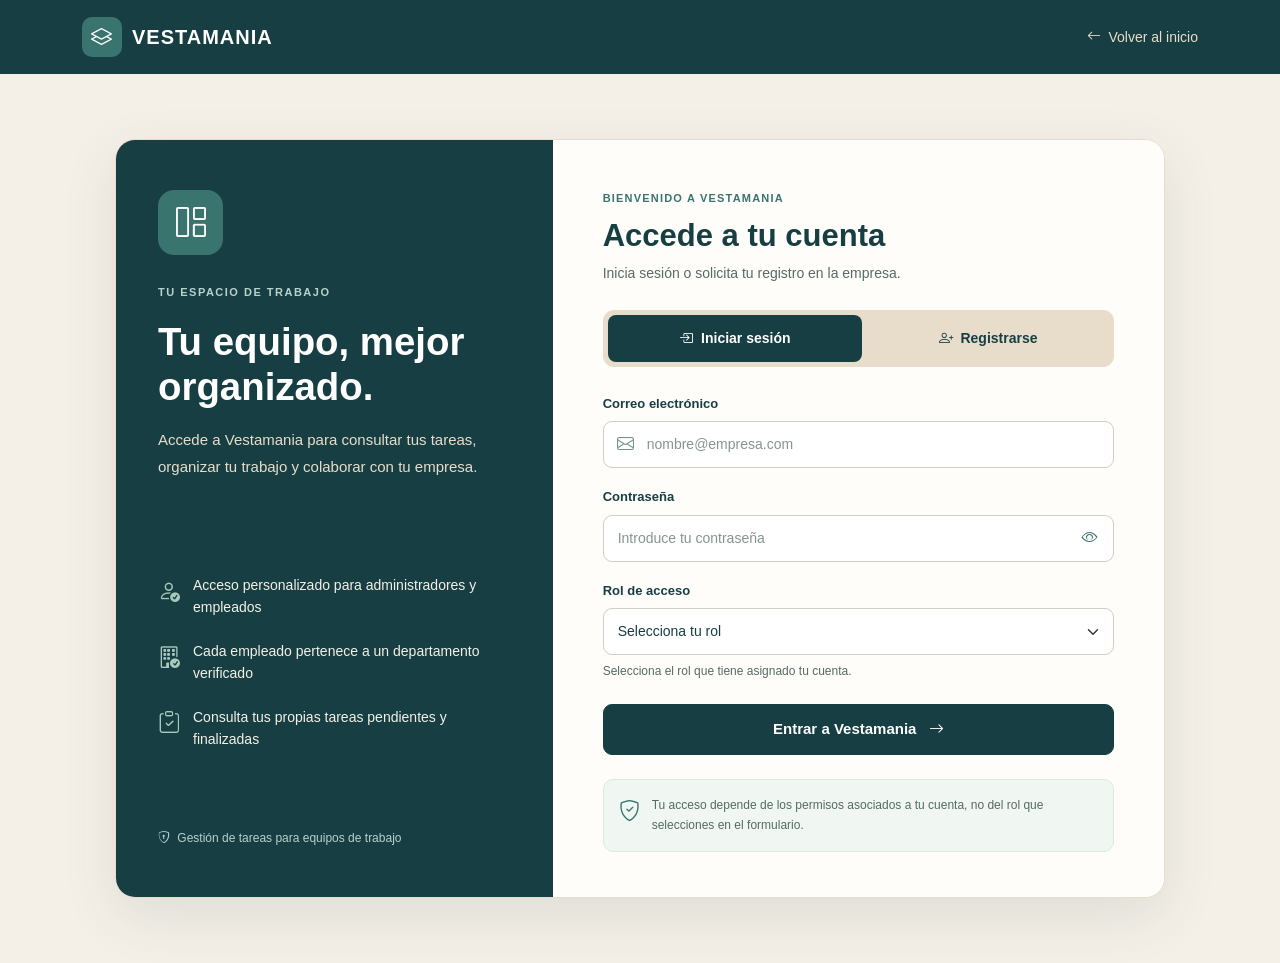
<file: Front/empleados.html>
<!DOCTYPE html>
<html lang="es">

<head>
    <meta charset="UTF-8">
    <meta name="viewport" content="width=device-width, initial-scale=1.0">
    <title>Empleados | Vestamania</title>
    <link href="https://cdn.jsdelivr.net/npm/bootstrap@5.3.8/dist/css/bootstrap.min.css" rel="stylesheet">
    <link href="https://cdn.jsdelivr.net/npm/bootstrap-icons@1.13.1/font/bootstrap-icons.min.css" rel="stylesheet">
    <link href="../css/style.css" rel="stylesheet">
    <style>
        .vm-panel .btn-accion:not(:disabled) {
            cursor: pointer !important;
            pointer-events: auto !important;
            opacity: 1 !important;
            transition: background-color .18s ease, transform .18s ease;
        }

        .vm-panel .btn-accion:not(:disabled):hover {
            background-color: #e8ddca;
            transform: translateY(-1px);
        }

        .vm-panel .btn-accion:focus-visible {
            outline: 2px solid #39746e;
            outline-offset: 3px;
        }
    </style>
</head>

<body class="admin2-body">
    <header>
        <nav class="navbar navbar-expand-lg admin2-navbar" aria-label="Navegación principal">
            <div class="container">
                <a href="admin.html" class="navbar-brand admin2-brand">
                    <span class="admin2-logo"><i class="bi bi-layers"></i></span> VESTAMANIA
                </a>
                <button class="navbar-toggler admin2-toggler" type="button" data-bs-toggle="collapse"
                    data-bs-target="#menuAdministrador" aria-controls="menuAdministrador" aria-expanded="false"
                    aria-label="Abrir menú">
                    <i class="bi bi-list"></i>
                </button>
                <div class="collapse navbar-collapse" id="menuAdministrador">
                    <ul class="navbar-nav admin2-nav mx-auto">
                        <li class="nav-item">
                            <a class="nav-link" href="admin.html">
                                <i class="bi bi-house-door"></i> Inicio
                            </a>
                        </li>
                        <li class="nav-item">
                            <a class="nav-link" href="departamentos.html">
                                <i class="bi bi-building"></i> Departamentos
                            </a>
                        </li>
                        <li class="nav-item">
                            <a class="nav-link active" href="empleados.html" aria-current="page">
                                <i class="bi bi-people"></i> Empleados
                            </a>
                        </li>
                        <li class="nav-item">
                            <a class="nav-link" href="tareas.html">
                                <i class="bi bi-clipboard-check"></i> Tareas
                            </a>
                        </li>
                        <li class="nav-item">
                            <a class="nav-link" href="mensajes-admin.html">
                                <i class="bi bi-chat-dots"></i> Mensajes
                            </a>
                        </li>
                    </ul>
                    <div class="admin2-usuario">
                        <span class="admin2-usuario-rol">
                            <i class="bi bi-person-circle"></i> Administrador
                        </span>
                        <button type="button" id="cerrarSesion" class="btn admin2-btn-salir">
                            <i class="bi bi-box-arrow-right"></i> Salir
                        </button>
                    </div>
                </div>
            </div>
        </nav>
    </header>

    <main class="admin2-main vm-main">
        <div class="container">
            <section class="vm-page-hero" aria-labelledby="tituloPagina">
                <div class="d-flex flex-wrap justify-content-between align-items-center gap-3">
                    <div class="vm-hero-copy">
                        <p class="admin2-etiqueta mb-2">GESTIÓN DE PERSONAS</p>
                        <h1 class="vm-page-title mb-2" id="tituloPagina">Empleados</h1>
                        <p class="admin2-texto-secundario mb-0">
                            Administra los datos y la situación de tu equipo.
                        </p>
                    </div>
                    <div class="d-flex align-items-center gap-3">
                        <button class="btn btn-cobre vm-action" type="button" data-bs-toggle="modal"
                            data-bs-target="#modalEmpleado">
                            <i class="bi bi-person-plus"></i> Nuevo empleado
                        </button>
                        <span class="vm-hero-icon d-none d-sm-flex" aria-hidden="true">
                            <i class="bi bi-people"></i>
                        </span>
                    </div>
                </div>
            </section>

            <section class="admin-panel-box vm-panel">
                <div class="d-flex flex-wrap justify-content-between align-items-center gap-3 mb-4">
                    <h2 class="h5 fw-bold mb-0">Listado de empleados</h2>
                    <input id="buscarEmpleado" class="form-control vm-search" type="search"
                        placeholder="Buscar empleado..." aria-label="Buscar empleado">
                </div>

                <div class="table-responsive">
                    <table class="table table-hover align-middle tabla-vestamania">
                        <thead>
                            <tr>
                                <th>Empleado</th>
                                <th>Correo electrónico</th>
                                <th>Departamento</th>
                                <th>Estado</th>
                                <th class="text-end">Acciones</th>
                            </tr>
                        </thead>
                        <tbody id="tablaEmpleados"></tbody>
                    </table>
                </div>

                <p id="estadoAcciones" class="small admin-muted mt-3 mb-1" role="status">
                    Cargando acciones...
                </p>
                <p class="small admin-muted mt-2 mb-0">
                    Modo demostración: estas altas no crean cuentas reales para iniciar sesión.
                </p>
            </section>
        </div>
    </main>

    <div class="modal fade" id="modalEmpleado" tabindex="-1" aria-labelledby="tituloModalEmpleado" aria-hidden="true">
        <div class="modal-dialog modal-dialog-centered modal-lg">
            <div class="modal-content modal-vestamania">
                <div class="modal-header">
                    <h2 class="modal-title fs-5" id="tituloModalEmpleado">
                        Nuevo empleado
                    </h2>
                    <button class="btn-close" type="button" data-bs-dismiss="modal" aria-label="Cerrar"></button>
                </div>

                <form id="formEmpleado">
                    <div class="modal-body">
                        <input type="hidden" id="empleadoId">

                        <div class="row g-3">
                            <div class="col-md-6">
                                <label class="form-label" for="nombreEmpleado">Nombre</label>
                                <input id="nombreEmpleado" class="form-control" required>
                            </div>

                            <div class="col-md-6">
                                <label class="form-label" for="apellidosEmpleado">Apellidos</label>
                                <input id="apellidosEmpleado" class="form-control" required>
                            </div>

                            <div class="col-12">
                                <label class="form-label" for="correoEmpleado">Correo electrónico</label>
                                <input id="correoEmpleado" type="email" class="form-control" required>
                            </div>

                            <div class="col-md-6">
                                <label class="form-label" for="departamentoEmpleado">
                                    Departamento
                                </label>
                                <select id="departamentoEmpleado" class="form-select" required></select>
                            </div>

                            <div class="col-md-6">
                                <label class="form-label" for="estadoEmpleado">Estado</label>
                                <select id="estadoEmpleado" class="form-select">
                                    <option value="activo">Activo</option>
                                    <option value="inactivo">Inactivo</option>
                                </select>
                            </div>
                        </div>

                        <p class="vm-demo-notice mt-3 mb-0">
                            El alta se guarda aquí; para iniciar sesión se necesitará el backend.
                        </p>
                    </div>
                    <div class="modal-footer">
                        <button class="btn btn-outline-secondary" type="button"
                            data-bs-dismiss="modal">Cancelar</button>
                        <button class="btn btn-vestamania" type="submit">
                            Guardar empleado
                        </button>
                    </div>
                </form>
            </div>
        </div>
    </div>

    <footer class="admin2-footer">
        <div class="container d-flex justify-content-between gap-2 flex-wrap">
            <span><i class="bi bi-layers"></i> VESTAMANIA</span>
            <span>Panel de administración</span>
        </div>
    </footer>

    <script src="https://cdn.jsdelivr.net/npm/bootstrap@5.3.8/dist/js/bootstrap.bundle.min.js"></script>
    <script src="../js/main.js?v=3"></script>
</body>

</html>
</file>
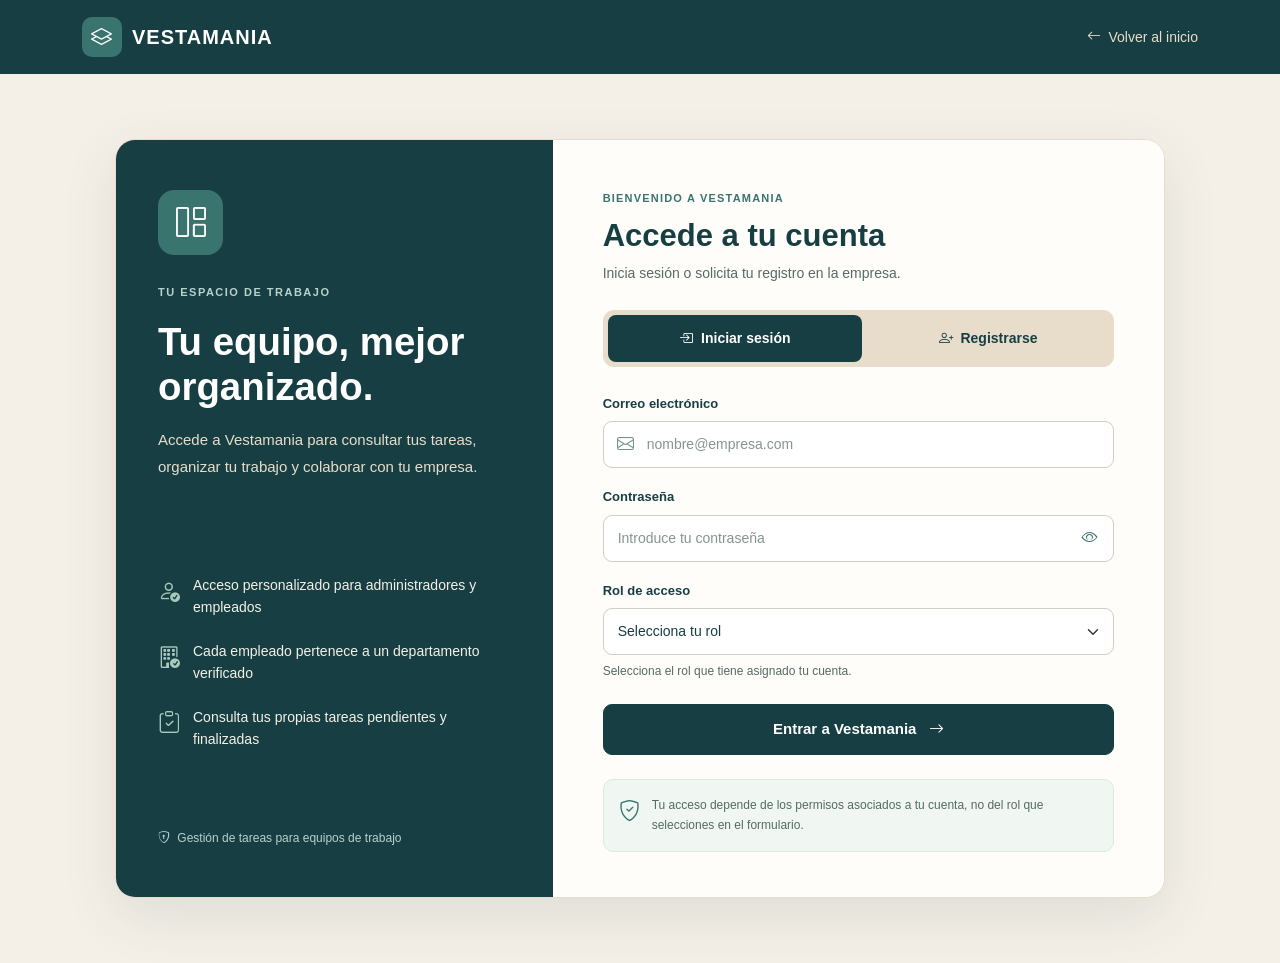
<file: Front/login.html>
<!DOCTYPE html>
<html lang="es">

<head>
    <meta charset="UTF-8">
    <meta name="viewport" content="width=device-width, initial-scale=1.0">

    <title>Iniciar sesión | Vestamania</title>

    <!-- Bootstrap 5 -->
    <link
        href="https://cdn.jsdelivr.net/npm/bootstrap@5.3.8/dist/css/bootstrap.min.css"
        rel="stylesheet">

    <!-- Bootstrap Icons -->
    <link
        href="https://cdn.jsdelivr.net/npm/bootstrap-icons@1.13.1/font/bootstrap-icons.min.css"
        rel="stylesheet">

    <!-- CSS de Vestamania -->
    <link rel="stylesheet" href="../css/style.css">
</head>

<body class="acceso-page">

    <!-- BARRA SUPERIOR -->
    <header class="acceso-navbar">

        <div class="container d-flex justify-content-between
                    align-items-center gap-3">

            <a href="index.html" class="acceso-marca">
                <span class="acceso-marca-icono">
                    <i class="bi bi-layers"></i>
                </span>
                VESTAMANIA
            </a>

            <a href="index.html" class="acceso-volver">
                <i class="bi bi-arrow-left me-1"></i>
                Volver al inicio
            </a>

        </div>

    </header>

    <!-- CONTENIDO PRINCIPAL -->
    <main class="acceso-main">

        <div class="container">

            <div class="row g-0 acceso-marco">

                <!-- =====================================
                     ZONA IZQUIERDA
                     ===================================== -->

                <section class="col-lg-5 acceso-presentacion">

                    <div>

                        <div class="acceso-presentacion-icono mb-4">
                            <i class="bi bi-grid-1x2"></i>
                        </div>

                        <span class="acceso-etiqueta">
                            TU ESPACIO DE TRABAJO
                        </span>

                        <h1 class="acceso-titulo mt-3 mb-3">
                            Tu equipo,
                            mejor organizado.
                        </h1>

                        <p class="acceso-descripcion">
                            Accede a Vestamania para consultar
                            tus tareas, organizar tu trabajo
                            y colaborar con tu empresa.
                        </p>

                    </div>

                    <div class="acceso-ventajas">

                        <div class="acceso-ventaja">
                            <i class="bi bi-person-check"></i>

                            <span>
                                Acceso personalizado para
                                administradores y empleados
                            </span>
                        </div>

                        <div class="acceso-ventaja">
                            <i class="bi bi-building-check"></i>

                            <span>
                                Cada empleado pertenece a
                                un departamento verificado
                            </span>
                        </div>

                        <div class="acceso-ventaja">
                            <i class="bi bi-clipboard-check"></i>

                            <span>
                                Consulta tus propias tareas
                                pendientes y finalizadas
                            </span>
                        </div>

                    </div>

                    <p class="acceso-presentacion-pie">
                        <i class="bi bi-shield-lock me-1"></i>
                        Gestión de tareas para equipos de trabajo
                    </p>

                </section>

                <!-- =====================================
                     ZONA DERECHA
                     ===================================== -->

                <section class="col-lg-7 acceso-formulario">

                    <!-- CABECERA -->
                    <div class="mb-4">

                        <span class="acceso-superior">
                            BIENVENIDO A VESTAMANIA
                        </span>

                        <h2 class="acceso-form-titulo mt-2 mb-2">
                            Accede a tu cuenta
                        </h2>

                        <p class="acceso-form-subtitulo mb-0">
                            Inicia sesión o solicita tu registro
                            en la empresa.
                        </p>

                    </div>

                    <!-- =====================================
                         DOS PESTAÑAS
                         ===================================== -->

                    <ul class="nav nav-pills acceso-tabs mb-4"
                        id="accesoTabs"
                        role="tablist">

                        <!-- PESTAÑA INICIAR SESIÓN -->
                        <li class="nav-item flex-fill"
                            role="presentation">

                            <button
                                class="nav-link active w-100"
                                id="login-tab"
                                data-bs-toggle="pill"
                                data-bs-target="#panel-login"
                                type="button"
                                role="tab"
                                aria-controls="panel-login"
                                aria-selected="true">

                                <i class="bi bi-box-arrow-in-right me-1"></i>
                                Iniciar sesión

                            </button>

                        </li>

                        <!-- PESTAÑA REGISTRARSE -->
                        <li class="nav-item flex-fill"
                            role="presentation">

                            <button
                                class="nav-link w-100"
                                id="registro-tab"
                                data-bs-toggle="pill"
                                data-bs-target="#panel-registro"
                                type="button"
                                role="tab"
                                aria-controls="panel-registro"
                                aria-selected="false">

                                <i class="bi bi-person-plus me-1"></i>
                                Registrarse

                            </button>

                        </li>

                    </ul>

                    <!-- CONTENIDO DE LAS PESTAÑAS -->
                    <div class="tab-content" id="accesoContenido">

                        <!-- =====================================
                             INICIAR SESIÓN
                             ===================================== -->

                        <div class="tab-pane fade show active"
                             id="panel-login"
                             role="tabpanel"
                             aria-labelledby="login-tab"
                             tabindex="0">

                            <form id="formLogin">

                                <!-- CORREO -->
                                <div class="mb-3">

                                    <label for="correoLogin"
                                           class="form-label acceso-label">
                                        Correo electrónico
                                    </label>

                                    <div class="acceso-input-icono">

                                        <i class="bi bi-envelope"></i>

                                        <input
                                            type="email"
                                            id="correoLogin"
                                            name="correo"
                                            class="form-control"
                                            placeholder="nombre@empresa.com"
                                            autocomplete="username"
                                            required>

                                    </div>

                                </div>

                                <!-- CONTRASEÑA -->
                                <div class="mb-3">

                                    <label for="contrasenaLogin"
                                           class="form-label acceso-label">
                                        Contraseña
                                    </label>

                                    <div class="input-group acceso-password">

                                        <input
                                            type="password"
                                            id="contrasenaLogin"
                                            name="contrasena"
                                            class="form-control"
                                            placeholder="Introduce tu contraseña"
                                            autocomplete="current-password"
                                            required>

                                        <button
                                            type="button"
                                            class="btn acceso-ver-password"
                                            data-toggle-password="contrasenaLogin"
                                            aria-label="Mostrar contraseña">

                                            <i class="bi bi-eye"></i>

                                        </button>

                                    </div>

                                </div>

                                <!-- ROL PARA INICIAR SESIÓN -->
                                <div class="mb-4">

                                    <label for="rolLogin"
                                           class="form-label acceso-label">
                                        Rol de acceso
                                    </label>

                                    <select
                                        id="rolLogin"
                                        name="rol"
                                        class="form-select"
                                        required>

                                        <option value="" selected enabled>
                                            Selecciona tu rol
                                        </option>

                                        <option value="admin">
                                            Administrador
                                        </option>

                                        <option value="empleado">
                                            Empleado
                                        </option>

                                    </select>

                                    <p class="acceso-campo-ayuda">
                                        Selecciona el rol que tiene
                                        asignado tu cuenta.
                                    </p>

                                </div>

                                <!-- BOTÓN DE INICIAR SESIÓN -->
                                <button
                                    type="submit"
                                    class="btn acceso-btn-entrar w-100">

                                    Entrar a Vestamania

                                    <i class="bi bi-arrow-right ms-2"></i>

                                </button>

                                <!-- AVISOS DEL LOGIN -->
                                <div
                                    id="avisoLogin"
                                    class="alert d-none mt-3"
                                    role="alert">
                                </div>

                            </form>

                            <!-- INFORMACIÓN -->
                            <div class="acceso-informacion mt-4">

                                <i class="bi bi-shield-check"></i>

                                <p class="mb-0">
                                    Tu acceso depende de los permisos
                                    asociados a tu cuenta, no del rol
                                    que selecciones en el formulario.
                                </p>

                            </div>

                        </div>


                        <!-- =====================================
                             REGISTRARSE
                             ===================================== -->

                        <div class="tab-pane fade"
                             id="panel-registro"
                             role="tabpanel"
                             aria-labelledby="registro-tab"
                             tabindex="0">

                            <p class="acceso-form-subtitulo mb-4">
                                Selecciona el rol y completa tus datos
                                para solicitar una cuenta en Vestamania.
                            </p>

                            <form id="formRegistro">

                                <!-- NOMBRE COMPLETO -->
                                <div class="mb-3">

                                    <label for="registroNombre"
                                           class="form-label acceso-label">
                                        Nombre completo
                                    </label>

                                    <input
                                        type="text"
                                        id="registroNombre"
                                        name="nombre"
                                        class="form-control"
                                        placeholder="Nombre y apellidos"
                                        autocomplete="name"
                                        required>

                                </div>

                                <!-- CORREO ELECTRÓNICO -->
                                <div class="mb-3">

                                    <label for="registroCorreo"
                                           class="form-label acceso-label">
                                        Correo electrónico
                                    </label>

                                    <input
                                        type="email"
                                        id="registroCorreo"
                                        name="correo"
                                        class="form-control"
                                        placeholder="nombre@empresa.com"
                                        autocomplete="email"
                                        required>

                                </div>

                                <!-- CONTRASEÑA -->
                                <div class="mb-3">

                                    <label for="registroContrasena"
                                           class="form-label acceso-label">
                                        Contraseña
                                    </label>

                                    <div class="input-group acceso-password">

                                        <input
                                            type="password"
                                            id="registroContrasena"
                                            name="contrasena"
                                            class="form-control"
                                            placeholder="Mínimo 8 caracteres"
                                            autocomplete="new-password"
                                            minlength="8"
                                            required>

                                        <button
                                            type="button"
                                            class="btn acceso-ver-password"
                                            data-toggle-password="registroContrasena"
                                            aria-label="Mostrar contraseña">

                                            <i class="bi bi-eye"></i>

                                        </button>

                                    </div>

                                </div>

                                <!-- CONFIRMAR CONTRASEÑA -->
                                <div class="mb-3">

                                    <label for="registroConfirmar"
                                           class="form-label acceso-label">
                                        Confirmar contraseña
                                    </label>

                                    <input
                                        type="password"
                                        id="registroConfirmar"
                                        name="confirmacion"
                                        class="form-control"
                                        placeholder="Repite tu contraseña"
                                        autocomplete="new-password"
                                        minlength="8"
                                        required>

                                </div>

                                <!-- =====================================
                                     ROL DEL REGISTRO
                                     ===================================== -->

                                <div class="mb-3">

                                    <label for="registroRol"
                                           class="form-label acceso-label">
                                        Rol solicitado
                                    </label>

                                    <select
                                        id="registroRol"
                                        name="rol"
                                        class="form-select"
                                        required>

                                        <option value="" selected enabled>
                                            Selecciona tu rol
                                        </option>

                                        <option value="admin">
                                            Administrador
                                        </option>

                                        <option value="empleado">
                                            Empleado
                                        </option>

                                    </select>

                                    <p
                                        id="avisoRolRegistro"
                                        class="acceso-campo-ayuda"
                                        aria-live="polite">

                                        Elige el tipo de cuenta
                                        que deseas solicitar.

                                    </p>

                                </div>


                                <!-- =====================================
                                     DATOS EXCLUSIVOS DEL EMPLEADO
                                     ===================================== -->

                                <div id="datosEmpleadoRegistro" hidden>

                                    <!-- DEPARTAMENTO -->
                                    <div class="mb-3">

                                        <label for="registroDepartamento"
                                               class="form-label acceso-label">
                                            Departamento
                                        </label>

                                        <select
                                            id="registroDepartamento"
                                            name="departamento"
                                            class="form-select">

                                            <option value="" selected enabled>
                                                Selecciona tu departamento
                                            </option>

                                            <option value="almacen">
                                                Almacén
                                            </option>

                                            <option value="ventas">
                                                Ventas
                                            </option>

                                            <option value="administracion">
                                                Administración
                                            </option>

                                            <option value="rrhh">
                                                Recursos Humanos
                                            </option>

                                        </select>

                                    </div>

                                    <!-- PUESTO DE TRABAJO -->
                                    <div class="mb-4">

                                        <label for="registroPuesto"
                                               class="form-label acceso-label">
                                            Puesto de trabajo
                                        </label>

                                        <input
                                            type="text"
                                            id="registroPuesto"
                                            name="puesto"
                                            class="form-control"
                                            placeholder="Ej.: Operario de almacén">

                                    </div>

                                </div>


                                <!-- =====================================
                                     AVISO DE SEGURIDAD
                                     ===================================== -->

                                <div class="acceso-informacion mb-4">

                                    <i class="bi bi-shield-check"></i>

                                    <p
                                        id="avisoSeguridadRegistro"
                                        class="mb-0"
                                        aria-live="polite">

                                        Elige tu rol para consultar
                                        los requisitos de registro.

                                    </p>

                                </div>

                                <!-- BOTÓN DE REGISTRO -->
                                <button
                                    type="submit"
                                    class="btn acceso-btn-registro w-100">

                                    <i class="bi bi-person-plus me-2"></i>
                                    Solicitar registro

                                </button>

                                <!-- AVISOS DEL REGISTRO -->
                                <div
                                    id="avisoRegistro"
                                    class="alert d-none mt-3"
                                    role="status"
                                    aria-live="polite">
                                </div>

                            </form>

                        </div>

                    </div>

                </section>

            </div>

        </div>

    </main>

    <!-- JAVASCRIPT DE BOOTSTRAP -->
    <script src="https://cdn.jsdelivr.net/npm/bootstrap@5.3.8/dist/js/bootstrap.bundle.min.js"></script>

    <!-- JAVASCRIPT DE VESTAMANIA -->
    <script src="../js/main.js"></script>

</body>
</html>
</file>
<file: css/style.css>
/* VESTAMANIA - ESTILOS GENERALES */
:root { --petroleo: #173F43; --verde: #39746E; --cobre: #B87955; --arena: #E8DDCA; --crema: #F5F0E7; --texto-secundario: #566B65; }
body { font-family: "Segoe UI", Arial, sans-serif; background-color: var(--crema); color: var(--petroleo); }

/* BARRA DE NAVEGACIÓN */
.navbar { background-color: var(--petroleo) !important; border-bottom: none !important; }
.navbar-brand, .navbar-brand:hover { color: var(--crema); letter-spacing: 1px; }
.logo-icon { display: inline-flex; align-items: center; justify-content: center; width: 38px; height: 38px; border-radius: 8px; background-color: var(--verde); color: var(--crema); font-size: 20px; }
.navbar a.text-secondary { color: var(--crema) !important; }
.navbar a.text-secondary:hover { color: var(--cobre) !important; }

/* BOTONES PERSONALIZADOS */
.btn-vestamania { background-color: var(--petroleo); color: var(--crema); border: 1px solid var(--petroleo); border-radius: 8px; padding: 10px 22px; font-weight: 600; transition: all 0.2s ease; }
.btn-vestamania:hover { background-color: var(--verde); border-color: var(--verde); color: var(--crema); }

/* Botón Iniciar sesión - Verde salvia */
.navbar .btn-vestamania { background-color: #75958A; border-color: #75958A; color: #173F43; }
.navbar .btn-vestamania:hover { background-color: #5F7E74; border-color: #5F7E74; color: #FFFFFF; }
.btn-cobre { background-color: var(--cobre); border: 1px solid var(--cobre); color: var(--petroleo); border-radius: 8px; padding: 10px 20px; font-weight: 600; }
.btn-cobre:hover { background-color: var(--arena); border-color: var(--arena); color: var(--petroleo); }
.btn-verde { background-color: var(--verde); color: var(--crema); border: 1px solid var(--verde); border-radius: 8px; padding: 11px 20px; font-weight: 600; }
.btn-verde:hover { background-color: var(--petroleo); border-color: var(--petroleo); color: var(--crema); }

/* INDEX - PÁGINA PRINCIPAL */
.hero { background-color: var(--crema); padding: 110px 0 100px; }
.hero-label { color: var(--verde); font-size: 13px; font-weight: 700; letter-spacing: 2px; }
.hero-title { color: var(--petroleo); font-size: clamp(36px, 5vw, 60px); font-weight: 700; line-height: 1.15; letter-spacing: -1.5px; }
.hero-description { max-width: 580px; color: var(--texto-secundario); font-size: 18px; line-height: 1.7; }

/* Tarjetas del inicio */
.feature-card { background-color: var(--arena); color: var(--petroleo); border-radius: 14px; padding: 35px 20px; transition: transform 0.2s ease, box-shadow 0.2s ease; }
.feature-card i { color: var(--verde); }
.feature-card:hover { transform: translateY(-5px); box-shadow: 0 10px 25px rgba(23, 63, 67, 0.12); }
.feature-card h3 { font-size: 18px; font-weight: 600; margin-top: 16px; margin-bottom: 0; }
button.feature-card { cursor: pointer; font-family: inherit; text-align: center; }
button.feature-card:focus-visible { outline: 3px solid var(--verde); outline-offset: 4px; }

/* LOGIN - INICIO DE SESIÓN */
.login-page { background-color: var(--crema); min-height: 100vh; }
.login-content { min-height: calc(100vh - 75px); padding-top: 35px; padding-bottom: 35px; }
.login-card { background-color: #FFFDF9; border: 1px solid var(--arena); border-radius: 16px; }
.login-card h1 { color: var(--petroleo); }
.login-card .text-secondary { color: var(--texto-secundario) !important; }
.login-card .form-label { color: var(--petroleo); font-weight: 500; }
.login-card .form-control { padding: 12px; border-color: #C9C4B8; }
.login-card .form-control:focus { border-color: var(--verde); box-shadow: 0 0 0 0.2rem rgba(57, 116, 110, 0.15); }
.login-card .btn-vestamania { padding: 12px; }
.login-card .btn-outline-secondary { border-color: #C9C4B8; color: var(--verde); }
.login-card .btn-outline-secondary:hover { background-color: var(--arena); color: var(--petroleo); }

/* PANEL DEL ADMINISTRADOR */
.admin-page { background-color: var(--crema); }
.admin-navbar { background-color: var(--petroleo); min-height: 76px; }
.admin-role { color: var(--arena); font-size: 14px; }
.admin-icon-btn { color: var(--crema); font-size: 20px; border: none; }
.admin-icon-btn:hover { color: var(--cobre); }

/* Menú lateral del administrador */
.admin-sidebar { background-color: var(--arena); min-height: calc(100vh - 76px); }
.sidebar-label { font-size: 11px; font-weight: 700; letter-spacing: 2px; color: var(--texto-secundario); }
.admin-sidebar .nav-link { color: var(--petroleo); padding: 13px 15px; border-radius: 9px; font-weight: 500; transition: background-color 0.2s; }
.admin-sidebar .nav-link:hover { background-color: rgba(57, 116, 110, 0.12); }
.admin-sidebar .nav-link.active { background-color: var(--petroleo); color: var(--crema); }
.admin-main { min-height: calc(100vh - 76px); }
.admin-main h1 { color: var(--petroleo); }
.admin-eyebrow { color: var(--verde); font-size: 12px; font-weight: 700; letter-spacing: 2px; }
.admin-muted { color: var(--texto-secundario); }

/* Tarjetas de estadísticas */
.admin-stat-card { background-color: #FFFDF9; border: 1px solid var(--arena); border-radius: 14px; padding: 25px; height: 100%; }
.admin-stat-card i { color: var(--verde); font-size: 28px; }
.admin-stat-card p { margin: 16px 0 8px; color: var(--texto-secundario); font-size: 14px; }
.admin-stat-card h2 { color: var(--petroleo); font-size: 28px; font-weight: 700; margin: 0; }
.admin-panel-box { background-color: #FFFDF9; border: 1px solid var(--arena); border-radius: 14px; padding: 30px; }

/* GESTIÓN DE DEPARTAMENTOS */
.tabla-vestamania { --bs-table-bg: transparent; --bs-table-hover-bg: #F5F0E7; }
.tabla-vestamania thead th { color: var(--petroleo); font-size: 14px; border-bottom: 2px solid var(--arena); padding: 15px 12px; }
.tabla-vestamania tbody td { padding: 16px 12px; color: var(--texto-secundario); border-bottom-color: var(--arena); }
.btn-accion { border: none; background: transparent; font-size: 18px; padding: 5px 9px; }
.btn-editar { color: var(--verde); }
.btn-eliminar { color: #A65C48; }
.btn-accion:hover { background-color: var(--crema); border-radius: 6px; }
.modal-vestamania { background-color: #FFFDF9; border: none; border-radius: 14px; }
.modal-vestamania .modal-header, .modal-vestamania .modal-footer { border-color: var(--arena); }
.modal-vestamania .modal-title { color: var(--petroleo); font-weight: 700; }

/* GESTIÓN DE EMPLEADOS */
.badge-activo { background-color: #DDECE4; color: #27654C; padding: 7px 12px; font-weight: 600; border-radius: 20px; }
.badge-inactivo { background-color: #F1DDD2; color: #94563D; padding: 7px 12px; font-weight: 600; border-radius: 20px; }
.modal-vestamania .form-control, .modal-vestamania .form-select { border: 1px solid #C9C4B8; border-radius: 8px; padding: 11px 12px; }
.modal-vestamania .form-control:focus, .modal-vestamania .form-select:focus { border-color: var(--verde); box-shadow: 0 0 0 0.2rem rgba(57, 116, 110, 0.15); }
.admin-panel-box .input-group-text { background-color: var(--arena); border-color: #C9C4B8; color: var(--petroleo); }

/* GESTIÓN DE TAREAS */
.tarea-resumen { background-color: #FFFDF9; border: 1px solid var(--arena); border-radius: 14px; padding: 25px; height: 100%; }
.tarea-resumen-icon { width: 45px; height: 45px; background-color: var(--arena); color: var(--verde); border-radius: 10px; display: flex; align-items: center; justify-content: center; font-size: 22px; }
.tarea-resumen p { margin-top: 18px; margin-bottom: 5px; color: var(--texto-secundario); font-size: 14px; }
.tarea-resumen h2 { color: var(--petroleo); font-size: 30px; font-weight: 700; margin-bottom: 0; }

/* Estados de las tareas */
.estado-pendiente { background-color: #F4E3D8; color: #865137; }
.estado-curso { background-color: #DCEBE7; color: #265F5B; }
.estado-finalizada { background-color: #E2ECDD; color: #386444; }
.estado-pendiente, .estado-curso, .estado-finalizada { padding: 8px 12px; border-radius: 20px; font-weight: 600; }

/* Prioridades */
.prioridad-alta { color: #A34B3F; font-weight: 600; }
.prioridad-media { color: #9B6B37; font-weight: 600; }
.prioridad-baja { color: #39746E; font-weight: 600; }

/* Filtros de tareas */
.admin-panel-box .form-select, .admin-panel-box .form-control { border-color: #C9C4B8; border-radius: 8px; color: var(--petroleo); }
.admin-panel-box .form-select:focus, .admin-panel-box .form-control:focus { border-color: var(--verde); box-shadow: 0 0 0 0.2rem rgba(57, 116, 110, 0.15); }

/* PANEL DEL EMPLEADO */
.empleado-page { background-color: var(--crema); min-height: 100vh; }

/* Barra superior */
.empleado-navbar { background-color: var(--petroleo); min-height: 76px; }
.empleado-rol { color: var(--arena); font-size: 14px; }
.empleado-notificacion { color: var(--crema); border: none; font-size: 20px; }
.empleado-notificacion:hover { color: var(--cobre); }

/* Estilos de la página de empleado */
.empleado-main { max-width: 1050px; padding-top: 65px; padding-bottom: 65px; }
.empleado-main h1 { color: var(--petroleo); font-size: clamp(28px, 4vw, 40px); }

/* Tarjeta de tarea actual */
.tarea-actual { background-color: #FFFDF9; border: 1px solid var(--arena); border-radius: 16px; padding: 35px; box-shadow: 0 6px 20px rgba(23, 63, 67, 0.06); }
.tarea-actual h2 { color: var(--petroleo); }
.tarea-actual h2 i { color: var(--verde); }
.tarea-titulo { color: var(--petroleo); font-size: 26px; font-weight: 700; }
.tarea-detalles { background-color: var(--crema); border-radius: 10px; padding: 18px; color: var(--texto-secundario); }
.tarea-detalles i { color: var(--verde); }
.empleado-btn-tarea { padding: 14px 18px; font-size: 15px; }

/* Comunicación interna */
.empleado-comunicacion { background-color: var(--arena); border-radius: 14px; padding: 30px; }
.empleado-comunicacion h2 { color: var(--petroleo); }
.empleado-comunicacion h2 i { color: var(--verde); }
.empleado-comunicacion p { color: var(--texto-secundario); line-height: 1.7; }

/* NUEVO MENÚ LATERAL DEL EMPLEADO */
.empleado-sidebar { background-color: var(--arena); min-height: calc(100vh - 76px); }
.empleado-sidebar .nav-link { display: block; width: 100%; text-align: left; color: var(--petroleo); border-radius: 9px; padding: 14px 15px; font-weight: 500; transition: background-color 0.2s ease; }
.empleado-sidebar .nav-link:hover { background-color: rgba(57, 116, 110, 0.12); color: var(--petroleo); }
.empleado-sidebar .nav-link.active, .empleado-sidebar .nav-link.active:hover { background-color: var(--petroleo); color: var(--crema); }
.empleado-sidebar .nav-link:focus-visible, .empleado-enlace-mensajes:focus-visible { outline: 3px solid var(--verde); outline-offset: 2px; }
.empleado-enlace-mensajes { display: block; padding: 13px 15px; border-radius: 9px; text-decoration: none; font-weight: 500; color: var(--petroleo); }
.empleado-enlace-mensajes:hover { background-color: rgba(57, 116, 110, 0.12); color: var(--petroleo); }

/* CONTENIDO DEL PANEL DEL EMPLEADO */
.empleado-panel-main { min-height: calc(100vh - 76px); padding: 45px; }
.empleado-panel-main h1 { color: var(--petroleo); }
.empleado-caja { background-color: #FFFDF9; border: 1px solid var(--arena); border-radius: 16px; padding: 30px; }

/* Mi perfil */
.empleado-perfil-avatar { display: flex; align-items: center; justify-content: center; width: 65px; height: 65px; flex-shrink: 0; border-radius: 50%; background-color: #DCEBE7; color: var(--verde); font-size: 32px; }
.empleado-dato-etiqueta { color: var(--texto-secundario); font-size: 13px; margin-bottom: 5px; }
.empleado-dato-valor { color: var(--petroleo); font-weight: 600; margin-bottom: 0; overflow-wrap: anywhere; }

/* Tareas pendientes y finalizadas */
.empleado-estado-vacio { min-height: 280px; display: flex; flex-direction: column; align-items: center; justify-content: center; text-align: center; }
.empleado-estado-vacio > i { color: var(--verde); font-size: 45px; }
.empleado-estado-vacio h2 { color: var(--petroleo); }

/* MENSAJERÍA - ESTILOS GENERALES */
.mensajes-page { background-color: var(--crema); min-height: 100vh; }
.mensajes-navbar { background-color: var(--petroleo); min-height: 76px; }
.mensajes-main { padding-top: 40px; padding-bottom: 40px; }
.mensajes-main h1 { color: var(--petroleo); }
.mensajes-contenedor { background-color: #FFFDF9; border: 1px solid var(--arena); border-radius: 16px; overflow: hidden; min-height: 610px; }
.mensajes-sidebar { background-color: var(--arena); border-right: 1px solid #D3C6B4; }
.mensajes-sidebar h2 { color: var(--petroleo); }
.mensajes-seccion { color: var(--texto-secundario); font-size: 11px; font-weight: 700; letter-spacing: 1.5px; }
.mensajes-sidebar .input-group-text { background-color: #FFFDF9; border-color: #C9C4B8; color: var(--verde); }
.mensajes-sidebar .form-control { border-color: #C9C4B8; }

/* Conversaciones */
.conversacion-item { display: flex; align-items: center; gap: 12px; padding: 13px; border-radius: 10px; text-decoration: none; color: var(--petroleo); transition: background-color 0.2s; }
.conversacion-item:hover { background-color: #D8CBB8; color: var(--petroleo); }
.conversacion-item.seleccionado { background-color: var(--petroleo); color: var(--crema); }
.conversacion-item strong { display: block; font-size: 14px; }
.conversacion-item small { display: block; font-size: 12px; opacity: 0.75; }
.conversacion-icono, .conversacion-avatar { width: 42px; height: 42px; flex-shrink: 0; border-radius: 10px; background-color: #DCEBE7; color: var(--verde); display: flex; align-items: center; justify-content: center; font-size: 18px; }
.conversacion-avatar { border-radius: 50%; font-size: 12px; font-weight: 700; }
.conversacion-item.seleccionado .conversacion-icono { background-color: var(--verde); color: var(--crema); }

/* Ventana de chat */
.mensajes-chat { display: flex; flex-direction: column; min-height: 610px; background-color: #FFFDF9; }
.chat-cabecera { display: flex; align-items: center; justify-content: space-between; gap: 15px; padding: 20px 25px; border-bottom: 1px solid var(--arena); }
.chat-cabecera h2 { color: var(--petroleo); }
.chat-icono { display: flex; align-items: center; justify-content: center; width: 45px; height: 45px; border-radius: 10px; background-color: #DCEBE7; color: var(--verde); font-size: 22px; }
.chat-tipo { background-color: var(--arena); color: var(--petroleo); padding: 8px 12px; }
.chat-mensajes { display: flex; flex-direction: column; gap: 18px; flex: 1; padding: 30px; background-color: #F9F6F0; }
.chat-fecha { align-self: center; background-color: var(--arena); color: var(--texto-secundario); padding: 6px 16px; border-radius: 20px; font-size: 12px; margin-bottom: 8px; }
.mensaje-recibido { align-self: flex-start; max-width: 75%; padding: 14px 18px; background-color: #FFFFFF; border: 1px solid var(--arena); border-radius: 14px 14px 14px 4px; color: var(--petroleo); font-size: 14px; }
.mensaje-autor { display: block; color: var(--verde); font-weight: 700; font-size: 12px; margin-bottom: 7px; }
.mensaje-enviado { align-self: flex-end; max-width: 75%; padding: 14px 18px; background-color: #DCEBE7; border-radius: 14px 14px 4px 14px; color: var(--petroleo); font-size: 14px; }
.mensaje-hora { display: block; color: var(--texto-secundario); font-size: 11px; text-align: right; margin-top: 5px; }
.chat-escribir { background-color: #FFFDF9; border-top: 1px solid var(--arena); padding: 20px 25px; }
.chat-escribir .form-control { padding: 13px 15px; border-color: #C9C4B8; border-radius: 9px; }
.chat-escribir .form-control:focus { border-color: var(--verde); box-shadow: 0 0 0 0.2rem rgba(57, 116, 110, 0.15); }
.chat-btn-enviar { min-width: 48px; height: 48px; font-size: 18px; }

/* CHAT PRIVADO EMPLEADO - ADMIN */
.chat-titulo-pagina { color: var(--petroleo); }
.chat-privado { max-width: 950px; margin: 0 auto; background-color: #FFFDF9; border: 1px solid var(--arena); border-radius: 16px; overflow: hidden; }
.chat-privado-cabecera { display: flex; align-items: center; gap: 15px; padding: 20px 25px; background-color: #FFFDF9; border-bottom: 1px solid var(--arena); }
.chat-privado-cabecera h2 { color: var(--petroleo); }
.chat-avatar { width: 48px; height: 48px; flex-shrink: 0; border-radius: 50%; background-color: #DCEBE7; color: var(--verde); display: flex; align-items: center; justify-content: center; font-size: 24px; }
.chat-privado-mensajes { min-height: 430px; padding: 25px; background-color: #F9F6F0; display: flex; flex-direction: column; gap: 15px; overflow-y: auto; }
.chat-sin-mensajes { margin: auto; max-width: 350px; text-align: center; color: var(--texto-secundario); }
.chat-sin-mensajes i { font-size: 45px; color: var(--verde); }
.chat-sin-mensajes h3 { color: var(--petroleo); }
.chat-privado-pie { padding: 20px; background-color: #FFFDF9; border-top: 1px solid var(--arena); }
.chat-privado-pie .form-control { padding: 13px; border: 1px solid #C9C4B8; border-radius: 9px; }
.chat-privado-pie .form-control:focus { border-color: var(--verde); box-shadow: 0 0 0 0.2rem rgba(57, 116, 110, 0.15); }
.chat-boton-enviar { min-width: 50px; height: 50px; font-size: 19px; }

/* CHAT DEL ADMINISTRADOR */
.chat-admin-contenedor { background-color: #FFFDF9; border: 1px solid var(--arena); border-radius: 16px; overflow: hidden; }
.chat-admin-sidebar { background-color: var(--arena); border-right: 1px solid #D3C6B4; }
.chat-admin-sidebar h2 { color: var(--petroleo); }
.chat-admin-sidebar .input-group-text { background-color: #FFFDF9; border-color: #C9C4B8; color: var(--verde); }
.chat-admin-sidebar .form-control { border-color: #C9C4B8; }
.chat-admin-sidebar #listaConversaciones { color: var(--texto-secundario); }
.chat-admin-conversacion { display: flex; flex-direction: column; min-height: 610px; }
.chat-admin-conversacion .chat-privado-mensajes { flex: 1; }

/* Burbujas para mensajes reales */
.chat-burbuja-recibida { align-self: flex-start; max-width: 75%; padding: 14px 18px; border-radius: 14px 14px 14px 4px; background-color: #FFFDF9; border: 1px solid var(--arena); color: var(--petroleo); }
.chat-burbuja-enviada { align-self: flex-end; max-width: 75%; padding: 14px 18px; border-radius: 14px 14px 4px 14px; background-color: #DCEBE7; color: var(--petroleo); }

/* DISEÑO RESPONSIVE */

@media (max-width: 991px) {
    .admin-sidebar { min-height: auto; }
    .admin-main { min-height: auto; }
}

@media (max-width: 768px) {
    .hero { padding: 70px 0; }
    .hero-description { font-size: 16px; }
    .feature-card { padding: 25px; }
    .tarea-resumen { padding: 20px; }
    .tarea-resumen h2 { font-size: 26px; }
    .empleado-main { padding-top: 40px; padding-bottom: 40px; }
    .tarea-actual { padding: 25px 20px; }
    .tarea-titulo { font-size: 22px; }
    .empleado-comunicacion { padding: 25px 20px; }
    .empleado-comunicacion .btn-verde { width: 100%; }
}

@media (max-width: 767px) {
    .empleado-sidebar { min-height: auto; }
    .empleado-panel-main { min-height: auto; padding: 30px 20px; }
    .empleado-caja { padding: 22px; }
    .mensajes-sidebar, .chat-admin-sidebar { border-right: none; border-bottom: 1px solid #D3C6B4; }
    .mensajes-chat { min-height: 480px; }
    .chat-cabecera, .chat-escribir { padding: 16px; }
    .chat-mensajes { padding: 18px; }
    .mensaje-recibido, .mensaje-enviado, .chat-burbuja-recibida, .chat-burbuja-enviada { max-width: 90%; }
    .chat-privado-cabecera { padding: 15px; }
    .chat-privado-mensajes { min-height: 350px; padding: 15px; }
    .chat-privado-pie { padding: 12px; }
}

@media (max-width: 576px) {
    .login-content { min-height: auto; padding-top: 60px; }
}

/* CHAT FLOTANTE EMPLEADO - ADMINISTRADOR */

/* Icono de conversación inferior derecho */
.chat-flotante-boton { position: fixed; right: 24px; bottom: 24px; z-index: 1040; width: 60px; height: 60px; display: flex; align-items: center; justify-content: center; border: none; border-radius: 50%; background-color: var(--petroleo); color: #FFFFFF; font-size: 28px; cursor: pointer; box-shadow: 0 6px 22px rgba(23, 63, 67, 0.28); transition: background-color 0.2s ease, transform 0.2s ease; }
.chat-flotante-boton:hover { background-color: var(--verde); transform: translateY(-2px); }
.chat-flotante-boton:focus-visible, .chat-flotante-cerrar:focus-visible { outline: 3px solid var(--cobre); outline-offset: 3px; }

/* Ocultar el icono cuando se abre el chat */
.chat-flotante-boton.chat-abierto { display: none; }

/* VENTANA DE CHAT */
.chat-flotante-ventana { position: fixed; right: 24px; bottom: 24px; z-index: 1040; width: 370px; height: 490px; max-height: calc(100dvh - 48px); display: flex; flex-direction: column; background-color: #FFFDF9; border: 1px solid var(--arena); border-radius: 16px; overflow: hidden; box-shadow: 0 12px 36px rgba(23, 63, 67, 0.22); }

/* El chat empieza oculto */
.chat-flotante-ventana[hidden] { display: none; }

/* CABECERA DEL CHAT */
.chat-flotante-cabecera { display: flex; align-items: center; justify-content: space-between; gap: 12px; padding: 16px; background-color: var(--petroleo); color: var(--crema); }
.chat-flotante-avatar { display: flex; align-items: center; justify-content: center; width: 42px; height: 42px; border-radius: 50%; background-color: var(--verde); color: var(--crema); font-size: 21px; }
.chat-flotante-titulo { margin: 0; color: var(--crema); font-size: 16px; font-weight: 700; }
.chat-flotante-subtitulo { margin: 2px 0 0; color: var(--arena); font-size: 12px; }
.chat-flotante-cerrar { padding: 5px; background-color: transparent; border: none; color: #FFFFFF; font-size: 19px; cursor: pointer; }

/* ÁREA DE MENSAJES */
.chat-flotante-mensajes { flex: 1; min-height: 0; display: flex; flex-direction: column; gap: 12px; padding: 18px; background-color: #F9F6F0; overflow-y: auto; }

/* Mensaje cuando no hay conversación */
.chat-flotante-vacio { margin: auto; max-width: 260px; text-align: center; color: var(--texto-secundario); }
.chat-flotante-vacio > i { font-size: 39px; color: var(--verde); }
.chat-flotante-vacio .fw-bold { color: var(--petroleo); }

/* BURBUJAS DE MENSAJES */

/* Estilos preparados para los mensajes reales */
.chat-flotante-recibido, .chat-flotante-enviado { max-width: 85%; padding: 11px 14px; font-size: 14px; overflow-wrap: anywhere; }
.chat-flotante-recibido { align-self: flex-start; border: 1px solid var(--arena); border-radius: 12px 12px 12px 3px; background-color: #FFFFFF; color: var(--petroleo); }
.chat-flotante-enviado { align-self: flex-end; border-radius: 12px 12px 3px 12px; background-color: #DCEBE7; color: var(--petroleo); }

/* ZONA PARA ESCRIBIR */
.chat-flotante-pie { padding: 13px; border-top: 1px solid var(--arena); background-color: #FFFDF9; }
.chat-flotante-pie .form-control { min-width: 0; padding: 11px; border: 1px solid #C9C4B8; border-radius: 8px; font-size: 14px; }
.chat-flotante-pie .form-control:focus { border-color: var(--verde); box-shadow: 0 0 0 0.2rem rgba(57, 116, 110, 0.15); }
.chat-flotante-enviar { display: flex; align-items: center; justify-content: center; width: 44px; height: 44px; flex-shrink: 0; padding: 0; font-size: 18px; }
.chat-flotante-aviso { margin: 8px 0 0; color: var(--texto-secundario); font-size: 11px; text-align: center; }

/* CHAT EN PANTALLAS PEQUEÑAS */

@media (max-width: 576px) {
    .chat-flotante-boton { right: 15px; bottom: 15px; width: 56px; height: 56px; }
    .chat-flotante-ventana { right: 10px; bottom: 10px; width: calc(100vw - 20px); height: min(490px, calc(100dvh - 20px)); max-height: none; }
}

/* NUEVO LOGIN Y REGISTRO - VESTAMANIA */

/* Página general */
.acceso-page { min-height: 100vh; margin: 0; background-color: #F5F0E7; color: #173F43; }

/* Barra superior */
.acceso-navbar { padding: 17px 0; background-color: #173F43; }
.acceso-marca { display: inline-flex; align-items: center; gap: 10px; text-decoration: none; color: #FFFFFF; font-size: 20px; font-weight: 800; letter-spacing: 1px; }
.acceso-marca:hover { color: #E8DDCA; }
.acceso-marca-icono { display: flex; align-items: center; justify-content: center; width: 40px; height: 40px; border-radius: 10px; background-color: #39746E; font-size: 21px; }
.acceso-volver { color: #E8DDCA; text-decoration: none; font-size: 14px; font-weight: 500; }
.acceso-volver:hover { color: #FFFFFF; }

/* Contenedor principal */
.acceso-main { padding: 65px 0; }
.acceso-marco { max-width: 1050px; margin: 0 auto; overflow: hidden; border: 1px solid #E8DDCA; border-radius: 20px; background-color: #FFFDF9; box-shadow: 0 18px 55px rgba(23, 63, 67, 0.10); }

/* ZONA IZQUIERDA */
.acceso-presentacion { display: flex; flex-direction: column; justify-content: space-between; gap: 35px; padding: 50px 42px; background-color: #173F43; color: #FFFFFF; }
.acceso-presentacion-icono { display: flex; align-items: center; justify-content: center; width: 65px; height: 65px; border-radius: 16px; background-color: #39746E; color: #FFFFFF; font-size: 30px; }
.acceso-etiqueta { color: #B8D1C9; font-size: 11px; font-weight: 800; letter-spacing: 1.5px; }
.acceso-titulo { font-size: clamp(30px, 3vw, 42px); line-height: 1.18; font-weight: 800; color: #FFFFFF; }
.acceso-descripcion { max-width: 380px; color: #E8DDCA; font-size: 15px; line-height: 1.8; }
.acceso-ventajas { display: grid; gap: 21px; }
.acceso-ventaja { display: flex; align-items: flex-start; gap: 13px; color: #F5F0E7; font-size: 14px; line-height: 1.6; }
.acceso-ventaja i { color: #AAC9BC; font-size: 22px; flex-shrink: 0; }
.acceso-presentacion-pie { margin: 0; color: #B8D1C9; font-size: 12px; }

/* ZONA DERECHA */
.acceso-formulario { padding: 45px 50px; background-color: #FFFDF9; }
.acceso-superior { color: #39746E; font-size: 11px; font-weight: 800; letter-spacing: 1.2px; }
.acceso-form-titulo { color: #173F43; font-size: clamp(25px, 3vw, 31px); font-weight: 800; }
.acceso-form-subtitulo { color: #566B65; font-size: 14px; line-height: 1.7; }

/* PESTAÑAS */
.acceso-tabs { display: flex; gap: 5px; padding: 5px; border-radius: 11px; background-color: #E8DDCA; }
.acceso-tabs .nav-link { padding: 13px 8px; border-radius: 8px; background-color: transparent; color: #173F43; font-size: 14px; font-weight: 700; transition: background-color 0.2s ease, color 0.2s ease; }
.acceso-tabs .nav-link:hover { background-color: rgba(57, 116, 110, 0.12); color: #173F43; }
.acceso-tabs .nav-link.active, .acceso-tabs .nav-link.active:hover { background-color: #173F43; color: #FFFFFF; }

/* CAMPOS DE LOS FORMULARIOS */
.acceso-label { margin-bottom: 8px; color: #173F43; font-size: 13px; font-weight: 700; }
.acceso-formulario .form-control, .acceso-formulario .form-select { min-height: 47px; padding: 11px 14px; border: 1px solid #D1CEC5; border-radius: 9px; background-color: #FFFFFF; color: #173F43; font-size: 14px; }
.acceso-formulario .form-control::placeholder { color: #87958E; }
.acceso-formulario .form-control:focus, .acceso-formulario .form-select:focus { border-color: #39746E; box-shadow: 0 0 0 3px rgba(57, 116, 110, 0.13); }

/* Campo de correo con icono */
.acceso-input-icono { position: relative; }
.acceso-input-icono > i { position: absolute; top: 50%; left: 14px; transform: translateY(-50%); color: #75958A; font-size: 17px; pointer-events: none; }
.acceso-input-icono .form-control { padding-left: 43px; }

/* Campo de contraseña */
.acceso-formulario .acceso-password .form-control { border-top-right-radius: 0; border-bottom-right-radius: 0; }
.acceso-ver-password { padding: 0 15px; border: 1px solid #D1CEC5; border-left: none; border-radius: 0 9px 9px 0; background-color: #FFFFFF; color: #39746E; }
.acceso-ver-password:hover { background-color: #F5F0E7; border-color: #D1CEC5; color: #173F43; }
.acceso-campo-ayuda { margin: 7px 0 0; color: #566B65; font-size: 12px; }

/* BOTONES */
.acceso-btn-entrar { padding: 13px 18px; border: 1px solid #173F43; border-radius: 9px; background-color: #173F43; color: #FFFFFF; font-size: 15px; font-weight: 700; transition: background-color 0.2s ease; }
.acceso-btn-entrar:hover { background-color: #39746E; border-color: #39746E; color: #FFFFFF; }
.acceso-btn-registro { padding: 13px 18px; border: 1px solid #75958A; border-radius: 9px; background-color: #75958A; color: #173F43; font-size: 15px; font-weight: 700; transition: background-color 0.2s ease; }
.acceso-btn-registro:hover { background-color: #5F7E74; border-color: #5F7E74; color: #FFFFFF; }

/* AVISOS */
.acceso-informacion { display: flex; align-items: flex-start; gap: 12px; padding: 15px; border: 1px solid #DCE9DF; border-radius: 10px; background-color: #F0F6F1; }
.acceso-informacion i { color: #39746E; font-size: 21px; flex-shrink: 0; }
.acceso-informacion p { color: #566B65; font-size: 12px; line-height: 1.7; }

/* DISEÑO RESPONSIVE */

@media (max-width: 991.98px) {
    .acceso-main { padding: 35px 0; }
    .acceso-presentacion { padding: 27px 30px; gap: 15px; }
    .acceso-presentacion-icono, .acceso-ventajas, .acceso-presentacion-pie { display: none; }
    .acceso-titulo { font-size: 27px; }
    .acceso-descripcion { max-width: none; margin-bottom: 0; }
    .acceso-formulario { padding: 35px 30px; }
}

@media (max-width: 576px) {
    .acceso-main { padding: 20px 10px; }
    .acceso-marco { border-radius: 14px; }
    .acceso-presentacion, .acceso-formulario { padding: 25px 20px; }
    .acceso-tabs .nav-link { font-size: 12px; padding: 12px 5px; }
    .acceso-tabs .nav-link i { display: none; }
    .acceso-volver { font-size: 12px; }
    .acceso-marca { font-size: 16px; }
}

/* ===========================================
   ADMINISTRADOR - PROPUESTA 2
   Navegación superior y tarjetas grandes
   =========================================== */

.admin2-body { min-height: 100vh; margin: 0; display: flex; flex-direction: column; background: var(--crema); color: var(--petroleo); }
.admin2-main { flex: 1; padding: 40px 0 55px; }
.admin2-etiqueta { color: var(--verde); font-size: 11px; font-weight: 800; letter-spacing: 1.3px; }
.admin2-texto-secundario { color: var(--texto-secundario); font-size: 14px; line-height: 1.7; }

/* Barra superior y enlaces */
.admin2-navbar { padding: 13px 0; background-color: var(--petroleo); box-shadow: 0 4px 16px rgba(23, 63, 67, 0.12); }
.admin2-navbar .admin2-brand { display: inline-flex; align-items: center; gap: 10px; color: #FFFFFF; text-decoration: none; font-size: 19px; font-weight: 800; letter-spacing: .8px; }
.admin2-navbar .admin2-brand:hover { color: var(--arena); }
.admin2-logo { display: inline-flex; align-items: center; justify-content: center; width: 40px; height: 40px; border-radius: 10px; background: var(--verde); color: #FFFFFF; font-size: 21px; }
.admin2-nav { gap: 4px; }
.admin2-navbar .admin2-nav .nav-link { display: flex; align-items: center; gap: 5px; padding: 11px 12px; border-radius: 8px; color: #D7E5DF; font-size: 13px; font-weight: 600; transition: background-color .2s ease, color .2s ease; }
.admin2-navbar .admin2-nav .nav-link:hover { background-color: rgba(255,255,255,.10); color: #FFFFFF; }
.admin2-navbar .admin2-nav .nav-link.active, .admin2-navbar .admin2-nav .nav-link.active:hover { background: var(--verde); color: #FFFFFF; }
.admin2-usuario { display: flex; align-items: center; gap: 12px; }
.admin2-usuario-rol { white-space: nowrap; color: var(--arena); font-size: 12px; font-weight: 600; }
.admin2-btn-salir { padding: 9px 13px; border: 1px solid rgba(255,255,255,.35); border-radius: 8px; color: #FFFFFF; background: transparent; font-size: 13px; font-weight: 600; }
.admin2-btn-salir:hover { border-color: #75958A; background: #75958A; color: #FFFFFF; }
.admin2-toggler { padding: 5px 10px; border: 1px solid rgba(255,255,255,.4); border-radius: 8px; color: #FFFFFF; font-size: 22px; }
.admin2-toggler:focus { box-shadow: 0 0 0 3px rgba(117,149,138,.45); }

/* Bienvenida */
.admin2-bienvenida { padding: 38px 42px; border: 1px solid var(--arena); border-radius: 18px; background: linear-gradient(110deg, #FFFDF9 0%, #FFFDF9 62%, #E5F0EB 100%); box-shadow: 0 8px 26px rgba(23,63,67,.05); }
.admin2-titulo { color: var(--petroleo); font-size: clamp(29px, 3vw, 39px); font-weight: 800; line-height: 1.2; }
.admin2-descripcion { max-width: 690px; color: var(--texto-secundario); font-size: 15px; line-height: 1.8; }
.admin2-ilustracion { display: grid; grid-template-columns: repeat(2,70px); gap: 12px; padding: 20px; border: 1px solid #D8E6DF; border-radius: 18px; background: rgba(255,255,255,.65); }
.admin2-ilustracion-icono { display: flex; align-items: center; justify-content: center; width: 70px; height: 70px; border-radius: 14px; background: #DCEBE7; color: var(--verde); font-size: 28px; }
.admin2-ilustracion-icono:nth-child(2) { background: #F3E8D9; color: var(--cobre); }
.admin2-ilustracion-icono:nth-child(3) { background: var(--arena); color: var(--petroleo); }
.admin2-ilustracion-icono:nth-child(4) { background: #D6E4DC; color: var(--verde); }

/* Sección de gestión */
.admin2-gestion, .admin2-inferior { margin-top: 40px; }
.admin2-seccion-cabecera { margin-bottom: 25px; }
.admin2-seccion-titulo { color: var(--petroleo); font-size: clamp(24px, 2.7vw, 30px); font-weight: 800; }

/* Tarjetas */
.admin2-tarjeta { display: flex; flex-direction: column; align-items: flex-start; width: 100%; height: 100%; min-height: 255px; padding: 27px; border: 1px solid var(--arena); border-radius: 17px; background: #FFFDF9; color: var(--petroleo); text-decoration: none; box-shadow: 0 4px 12px rgba(23,63,67,.03); transition: transform .2s ease, border-color .2s ease, box-shadow .2s ease; }
.admin2-tarjeta:hover { transform: translateY(-5px); border-color: #75958A; box-shadow: 0 15px 32px rgba(23,63,67,.10); color: var(--petroleo); }
.admin2-tarjeta:focus-visible, .admin2-atajo:focus-visible, .admin2-navbar .nav-link:focus-visible, .admin2-btn-salir:focus-visible { outline: 3px solid var(--verde); outline-offset: 3px; }
.admin2-tarjeta-icono { display: flex; align-items: center; justify-content: center; width: 61px; height: 61px; margin-bottom: 23px; border-radius: 14px; font-size: 28px; }
.admin2-icono-departamentos { background: #DCEBE7; color: var(--verde); }
.admin2-icono-empleados { background: #F3E8D9; color: var(--cobre); }
.admin2-icono-tareas { background: var(--arena); color: var(--petroleo); }
.admin2-icono-mensajes { background: #D6E4DC; color: var(--verde); }
.admin2-tarjeta-titulo { margin-bottom: 12px; color: var(--petroleo); font-size: 20px; font-weight: 800; }
.admin2-tarjeta-descripcion { margin-bottom: 23px; color: var(--texto-secundario); font-size: 13px; line-height: 1.7; }
.admin2-tarjeta-enlace { display: flex; align-items: center; gap: 9px; margin-top: auto; color: var(--verde); font-size: 13px; font-weight: 700; }
.admin2-tarjeta-enlace i { transition: transform .2s ease; }
.admin2-tarjeta:hover .admin2-tarjeta-enlace i { transform: translateX(4px); }

/* Actividad reciente y accesos rápidos */
.admin2-panel { display: flex; flex-direction: column; height: 100%; min-height: 325px; padding: 28px; border: 1px solid var(--arena); border-radius: 17px; background: #FFFDF9; box-shadow: 0 4px 12px rgba(23,63,67,.03); }
.admin2-panel-cabecera { display: flex; justify-content: space-between; align-items: flex-start; gap: 15px; }
.admin2-panel-titulo { margin-bottom: 10px; color: var(--petroleo); font-size: 21px; font-weight: 800; }
.admin2-panel-icono { display: flex; align-items: center; justify-content: center; width: 43px; height: 43px; flex-shrink: 0; border-radius: 11px; background: #DCEBE7; color: var(--verde); font-size: 21px; }
.admin2-sin-actividad { display: flex; flex-direction: column; align-items: center; justify-content: center; flex: 1; padding: 35px 20px 10px; text-align: center; }
.admin2-sin-actividad-icono { display: flex; align-items: center; justify-content: center; width: 65px; height: 65px; margin-bottom: 17px; border-radius: 50%; background: var(--crema); color: var(--verde); font-size: 28px; }
.admin2-sin-actividad h3 { margin-bottom: 10px; color: var(--petroleo); font-size: 17px; font-weight: 700; }
.admin2-sin-actividad p { max-width: 410px; margin-bottom: 0; color: var(--texto-secundario); font-size: 13px; line-height: 1.7; }
.admin2-atajos { display: grid; gap: 11px; }
.admin2-atajo { display: flex; align-items: center; justify-content: space-between; gap: 12px; padding: 14px 15px; border: 1px solid var(--arena); border-radius: 10px; background: #F9F6F0; color: var(--petroleo); text-decoration: none; font-size: 13px; font-weight: 700; transition: background-color .2s ease, border-color .2s ease; }
.admin2-atajo span { display: flex; align-items: center; gap: 11px; }
.admin2-atajo span i { color: var(--verde); font-size: 18px; }
.admin2-atajo > i { color: #75958A; }
.admin2-atajo:hover { border-color: #75958A; background: #DCEBE7; color: var(--petroleo); }

/* Pie de página */
.admin2-footer { padding: 23px 0; background: var(--petroleo); color: var(--arena); font-size: 12px; }
.admin2-footer .container > div > span:first-child { font-weight: 800; letter-spacing: .7px; }

/* Adaptación a tablets y móviles */

@media (min-width: 992px) and (max-width: 1199.98px) {
    .admin2-navbar .admin2-brand { font-size: 16px; }
    .admin2-navbar .admin2-nav .nav-link { padding: 10px 6px; font-size: 11px; gap: 3px; }
    .admin2-usuario-rol { display: none; }
    .admin2-tarjeta { min-height: 240px; }
}

@media (max-width: 991.98px) {
    .admin2-navbar .navbar-collapse { margin-top: 15px; padding-top: 12px; border-top: 1px solid rgba(255,255,255,.12); }
    .admin2-nav { gap: 4px; margin-bottom: 15px; }
    .admin2-navbar .admin2-nav .nav-link { padding: 12px 14px; font-size: 14px; }
    .admin2-usuario { justify-content: space-between; padding-top: 15px; border-top: 1px solid rgba(255,255,255,.12); }
    .admin2-bienvenida { padding: 30px; }
}

@media (max-width: 575.98px) {
    .admin2-main { padding: 22px 0 35px; }
    .admin2-bienvenida { padding: 25px 22px; border-radius: 14px; }
    .admin2-titulo { font-size: 28px; }
    .admin2-descripcion { font-size: 14px; }
    .admin2-gestion, .admin2-inferior { margin-top: 30px; }
    .admin2-tarjeta { min-height: 225px; padding: 23px; }
    .admin2-panel { min-height: 280px; padding: 23px; }
}

/* ===========================================
   VESTAMANIA - CSS COMPLETO Y ACTUALIZADO
   =========================================== */

/* VARIABLES Y ESTILOS GENERALES */

:root {
    --petroleo: #173F43;
    --verde: #39746E;
    --cobre: #B87955;
    --arena: #E8DDCA;
    --crema: #F5F0E7;
    --texto-secundario: #566B65;
}

body {
    font-family: "Segoe UI", Arial, sans-serif;
    background-color: var(--crema);
    color: var(--petroleo);
}

/* ===========================================
   BARRA DE NAVEGACIÓN
   =========================================== */

.navbar {
    background-color: var(--petroleo) !important;
    border-bottom: none !important;
}

.navbar-brand,
.navbar-brand:hover {
    color: var(--crema);
    letter-spacing: 1px;
}

.logo-icon {
    display: inline-flex;
    align-items: center;
    justify-content: center;
    width: 38px;
    height: 38px;
    border-radius: 8px;
    background-color: var(--verde);
    color: var(--crema);
    font-size: 20px;
}

.navbar a.text-secondary {
    color: var(--crema) !important;
}

.navbar a.text-secondary:hover {
    color: var(--cobre) !important;
}

/* ===========================================
   BOTONES PERSONALIZADOS
   =========================================== */

.btn-vestamania {
    background-color: var(--petroleo);
    color: var(--crema);
    border: 1px solid var(--petroleo);
    border-radius: 8px;
    padding: 10px 22px;
    font-weight: 600;
    transition: all 0.2s ease;
}

.btn-vestamania:hover {
    background-color: var(--verde);
    border-color: var(--verde);
    color: var(--crema);
}

.navbar .btn-vestamania {
    background-color: #75958A;
    border-color: #75958A;
    color: #173F43;
}

.navbar .btn-vestamania:hover {
    background-color: #5F7E74;
    border-color: #5F7E74;
    color: #FFFFFF;
}

.btn-cobre {
    background-color: var(--cobre);
    border: 1px solid var(--cobre);
    color: var(--petroleo);
    border-radius: 8px;
    padding: 10px 20px;
    font-weight: 600;
}

.btn-cobre:hover {
    background-color: var(--arena);
    border-color: var(--arena);
    color: var(--petroleo);
}

.btn-verde {
    background-color: var(--verde);
    color: var(--crema);
    border: 1px solid var(--verde);
    border-radius: 8px;
    padding: 11px 20px;
    font-weight: 600;
}

.btn-verde:hover {
    background-color: var(--petroleo);
    border-color: var(--petroleo);
    color: var(--crema);
}

/* ===========================================
   INDEX - PÁGINA PRINCIPAL
   =========================================== */

.hero {
    background-color: var(--crema);
    padding: 110px 0 100px;
}

.hero-label {
    color: var(--verde);
    font-size: 13px;
    font-weight: 700;
    letter-spacing: 2px;
}

.hero-title {
    color: var(--petroleo);
    font-size: clamp(36px, 5vw, 60px);
    font-weight: 700;
    line-height: 1.15;
    letter-spacing: -1.5px;
}

.hero-description {
    max-width: 580px;
    color: var(--texto-secundario);
    font-size: 18px;
    line-height: 1.7;
}

.feature-card {
    background-color: var(--arena);
    color: var(--petroleo);
    border-radius: 14px;
    padding: 35px 20px;
    transition: transform 0.2s ease,
                box-shadow 0.2s ease;
}

.feature-card i {
    color: var(--verde);
}

.feature-card:hover {
    transform: translateY(-5px);
    box-shadow: 0 10px 25px rgba(23, 63, 67, 0.12);
}

.feature-card h3 {
    font-size: 18px;
    font-weight: 600;
    margin-top: 16px;
    margin-bottom: 0;
}

button.feature-card {
    cursor: pointer;
    font-family: inherit;
    text-align: center;
}

button.feature-card:focus-visible {
    outline: 3px solid var(--verde);
    outline-offset: 4px;
}

/* ===========================================
   LOGIN ORIGINAL
   =========================================== */

.login-page {
    background-color: var(--crema);
    min-height: 100vh;
}

.login-content {
    min-height: calc(100vh - 75px);
    padding-top: 35px;
    padding-bottom: 35px;
}

.login-card {
    background-color: #FFFDF9;
    border: 1px solid var(--arena);
    border-radius: 16px;
}

.login-card h1 {
    color: var(--petroleo);
}

.login-card .text-secondary {
    color: var(--texto-secundario) !important;
}

.login-card .form-label {
    color: var(--petroleo);
    font-weight: 500;
}

.login-card .form-control {
    padding: 12px;
    border-color: #C9C4B8;
}

.login-card .form-control:focus {
    border-color: var(--verde);
    box-shadow: 0 0 0 0.2rem rgba(57, 116, 110, 0.15);
}

.login-card .btn-vestamania {
    padding: 12px;
}

.login-card .btn-outline-secondary {
    border-color: #C9C4B8;
    color: var(--verde);
}

.login-card .btn-outline-secondary:hover {
    background-color: var(--arena);
    color: var(--petroleo);
}

/* ===========================================
   ADMINISTRADOR - ESTILOS ORIGINALES
   =========================================== */

.admin-page {
    background-color: var(--crema);
}

.admin-navbar {
    background-color: var(--petroleo);
    min-height: 76px;
}

.admin-role {
    color: var(--arena);
    font-size: 14px;
}

.admin-icon-btn {
    color: var(--crema);
    font-size: 20px;
    border: none;
}

.admin-icon-btn:hover {
    color: var(--cobre);
}

.admin-sidebar {
    background-color: var(--arena);
    min-height: calc(100vh - 76px);
}

.sidebar-label {
    font-size: 11px;
    font-weight: 700;
    letter-spacing: 2px;
    color: var(--texto-secundario);
}

.admin-sidebar .nav-link {
    color: var(--petroleo);
    padding: 13px 15px;
    border-radius: 9px;
    font-weight: 500;
    transition: background-color 0.2s;
}

.admin-sidebar .nav-link:hover {
    background-color: rgba(57, 116, 110, 0.12);
}

.admin-sidebar .nav-link.active {
    background-color: var(--petroleo);
    color: var(--crema);
}

.admin-main {
    min-height: calc(100vh - 76px);
}

.admin-main h1 {
    color: var(--petroleo);
}

.admin-eyebrow {
    color: var(--verde);
    font-size: 12px;
    font-weight: 700;
    letter-spacing: 2px;
}

.admin-muted {
    color: var(--texto-secundario);
}

.admin-stat-card {
    background-color: #FFFDF9;
    border: 1px solid var(--arena);
    border-radius: 14px;
    padding: 25px;
    height: 100%;
}

.admin-stat-card i {
    color: var(--verde);
    font-size: 28px;
}

.admin-stat-card p {
    margin: 16px 0 8px;
    color: var(--texto-secundario);
    font-size: 14px;
}

.admin-stat-card h2 {
    color: var(--petroleo);
    font-size: 28px;
    font-weight: 700;
    margin: 0;
}

.admin-panel-box {
    background-color: #FFFDF9;
    border: 1px solid var(--arena);
    border-radius: 14px;
    padding: 30px;
}

/* ===========================================
   DEPARTAMENTOS
   =========================================== */

.tabla-vestamania {
    --bs-table-bg: transparent;
    --bs-table-hover-bg: #F5F0E7;
}

.tabla-vestamania thead th {
    color: var(--petroleo);
    font-size: 14px;
    border-bottom: 2px solid var(--arena);
    padding: 15px 12px;
}

.tabla-vestamania tbody td {
    padding: 16px 12px;
    color: var(--texto-secundario);
    border-bottom-color: var(--arena);
}

.btn-accion {
    border: none;
    background: transparent;
    font-size: 18px;
    padding: 5px 9px;
}

.btn-editar {
    color: var(--verde);
}

.btn-eliminar {
    color: #A65C48;
}

.btn-accion:hover {
    background-color: var(--crema);
    border-radius: 6px;
}

.modal-vestamania {
    background-color: #FFFDF9;
    border: none;
    border-radius: 14px;
}

.modal-vestamania .modal-header,
.modal-vestamania .modal-footer {
    border-color: var(--arena);
}

.modal-vestamania .modal-title {
    color: var(--petroleo);
    font-weight: 700;
}

/* ===========================================
   EMPLEADOS
   =========================================== */

.badge-activo {
    background-color: #DDECE4;
    color: #27654C;
    padding: 7px 12px;
    font-weight: 600;
    border-radius: 20px;
}

.badge-inactivo {
    background-color: #F1DDD2;
    color: #94563D;
    padding: 7px 12px;
    font-weight: 600;
    border-radius: 20px;
}

.modal-vestamania .form-control,
.modal-vestamania .form-select {
    border: 1px solid #C9C4B8;
    border-radius: 8px;
    padding: 11px 12px;
}

.modal-vestamania .form-control:focus,
.modal-vestamania .form-select:focus {
    border-color: var(--verde);
    box-shadow: 0 0 0 0.2rem rgba(57, 116, 110, 0.15);
}

.admin-panel-box .input-group-text {
    background-color: var(--arena);
    border-color: #C9C4B8;
    color: var(--petroleo);
}

/* ===========================================
   TAREAS
   =========================================== */

.tarea-resumen {
    background-color: #FFFDF9;
    border: 1px solid var(--arena);
    border-radius: 14px;
    padding: 25px;
    height: 100%;
}

.tarea-resumen-icon {
    width: 45px;
    height: 45px;
    background-color: var(--arena);
    color: var(--verde);
    border-radius: 10px;
    display: flex;
    align-items: center;
    justify-content: center;
    font-size: 22px;
}

.tarea-resumen p {
    margin-top: 18px;
    margin-bottom: 5px;
    color: var(--texto-secundario);
    font-size: 14px;
}

.tarea-resumen h2 {
    color: var(--petroleo);
    font-size: 30px;
    font-weight: 700;
    margin-bottom: 0;
}

.estado-pendiente {
    background-color: #F4E3D8;
    color: #865137;
}

.estado-curso {
    background-color: #DCEBE7;
    color: #265F5B;
}

.estado-finalizada {
    background-color: #E2ECDD;
    color: #386444;
}

.estado-pendiente,
.estado-curso,
.estado-finalizada {
    padding: 8px 12px;
    border-radius: 20px;
    font-weight: 600;
}

.prioridad-alta {
    color: #A34B3F;
    font-weight: 600;
}

.prioridad-media {
    color: #9B6B37;
    font-weight: 600;
}

.prioridad-baja {
    color: #39746E;
    font-weight: 600;
}

.admin-panel-box .form-select,
.admin-panel-box .form-control {
    border-color: #C9C4B8;
    border-radius: 8px;
    color: var(--petroleo);
}

.admin-panel-box .form-select:focus,
.admin-panel-box .form-control:focus {
    border-color: var(--verde);
    box-shadow: 0 0 0 0.2rem rgba(57, 116, 110, 0.15);
}

/* ===========================================
   PANEL DEL EMPLEADO
   =========================================== */

.empleado-page {
    background-color: var(--crema);
    min-height: 100vh;
}

.empleado-navbar {
    background-color: var(--petroleo);
    min-height: 76px;
}

.empleado-rol {
    color: var(--arena);
    font-size: 14px;
}

.empleado-notificacion {
    color: var(--crema);
    border: none;
    font-size: 20px;
}

.empleado-notificacion:hover {
    color: var(--cobre);
}

.empleado-main {
    max-width: 1050px;
    padding-top: 65px;
    padding-bottom: 65px;
}

.empleado-main h1 {
    color: var(--petroleo);
    font-size: clamp(28px, 4vw, 40px);
}

.tarea-actual {
    background-color: #FFFDF9;
    border: 1px solid var(--arena);
    border-radius: 16px;
    padding: 35px;
    box-shadow: 0 6px 20px rgba(23, 63, 67, 0.06);
}

.tarea-actual h2 {
    color: var(--petroleo);
}

.tarea-actual h2 i {
    color: var(--verde);
}

.tarea-titulo {
    color: var(--petroleo);
    font-size: 26px;
    font-weight: 700;
}

.tarea-detalles {
    background-color: var(--crema);
    border-radius: 10px;
    padding: 18px;
    color: var(--texto-secundario);
}

.tarea-detalles i {
    color: var(--verde);
}

.empleado-btn-tarea {
    padding: 14px 18px;
    font-size: 15px;
}

.empleado-comunicacion {
    background-color: var(--arena);
    border-radius: 14px;
    padding: 30px;
}

.empleado-comunicacion h2 {
    color: var(--petroleo);
}

.empleado-comunicacion h2 i {
    color: var(--verde);
}

.empleado-comunicacion p {
    color: var(--texto-secundario);
    line-height: 1.7;
}

/* Menú lateral original del empleado */

.empleado-sidebar {
    background-color: var(--arena);
    min-height: calc(100vh - 76px);
}

.empleado-sidebar .nav-link {
    display: block;
    width: 100%;
    text-align: left;
    color: var(--petroleo);
    border-radius: 9px;
    padding: 14px 15px;
    font-weight: 500;
    transition: background-color 0.2s ease;
}

.empleado-sidebar .nav-link:hover {
    background-color: rgba(57, 116, 110, 0.12);
    color: var(--petroleo);
}

.empleado-sidebar .nav-link.active,
.empleado-sidebar .nav-link.active:hover {
    background-color: var(--petroleo);
    color: var(--crema);
}

.empleado-sidebar .nav-link:focus-visible,
.empleado-enlace-mensajes:focus-visible {
    outline: 3px solid var(--verde);
    outline-offset: 2px;
}

.empleado-enlace-mensajes {
    display: block;
    padding: 13px 15px;
    border-radius: 9px;
    text-decoration: none;
    font-weight: 500;
    color: var(--petroleo);
}

.empleado-enlace-mensajes:hover {
    background-color: rgba(57, 116, 110, 0.12);
    color: var(--petroleo);
}

.empleado-panel-main {
    min-height: calc(100vh - 76px);
    padding: 45px;
}

.empleado-panel-main h1 {
    color: var(--petroleo);
}

.empleado-caja {
    background-color: #FFFDF9;
    border: 1px solid var(--arena);
    border-radius: 16px;
    padding: 30px;
}

.empleado-perfil-avatar {
    display: flex;
    align-items: center;
    justify-content: center;
    width: 65px;
    height: 65px;
    flex-shrink: 0;
    border-radius: 50%;
    background-color: #DCEBE7;
    color: var(--verde);
    font-size: 32px;
}

.empleado-dato-etiqueta {
    color: var(--texto-secundario);
    font-size: 13px;
    margin-bottom: 5px;
}

.empleado-dato-valor {
    color: var(--petroleo);
    font-weight: 600;
    margin-bottom: 0;
    overflow-wrap: anywhere;
}

.empleado-estado-vacio {
    min-height: 280px;
    display: flex;
    flex-direction: column;
    align-items: center;
    justify-content: center;
    text-align: center;
}

.empleado-estado-vacio > i {
    color: var(--verde);
    font-size: 45px;
}

.empleado-estado-vacio h2 {
    color: var(--petroleo);
}

/* ===========================================
   MENSAJERÍA
   =========================================== */

.mensajes-page {
    background-color: var(--crema);
    min-height: 100vh;
}

.mensajes-navbar {
    background-color: var(--petroleo);
    min-height: 76px;
}

.mensajes-main {
    padding-top: 40px;
    padding-bottom: 40px;
}

.mensajes-main h1 {
    color: var(--petroleo);
}

.mensajes-contenedor {
    background-color: #FFFDF9;
    border: 1px solid var(--arena);
    border-radius: 16px;
    overflow: hidden;
    min-height: 610px;
}

.mensajes-sidebar {
    background-color: var(--arena);
    border-right: 1px solid #D3C6B4;
}

.mensajes-sidebar h2 {
    color: var(--petroleo);
}

.mensajes-seccion {
    color: var(--texto-secundario);
    font-size: 11px;
    font-weight: 700;
    letter-spacing: 1.5px;
}

.mensajes-sidebar .input-group-text {
    background-color: #FFFDF9;
    border-color: #C9C4B8;
    color: var(--verde);
}

.mensajes-sidebar .form-control {
    border-color: #C9C4B8;
}

.conversacion-item {
    display: flex;
    align-items: center;
    gap: 12px;
    padding: 13px;
    border-radius: 10px;
    text-decoration: none;
    color: var(--petroleo);
    transition: background-color 0.2s;
}

.conversacion-item:hover {
    background-color: #D8CBB8;
    color: var(--petroleo);
}

.conversacion-item.seleccionado {
    background-color: var(--petroleo);
    color: var(--crema);
}

.conversacion-item strong {
    display: block;
    font-size: 14px;
}

.conversacion-item small {
    display: block;
    font-size: 12px;
    opacity: 0.75;
}

.conversacion-icono,
.conversacion-avatar {
    width: 42px;
    height: 42px;
    flex-shrink: 0;
    border-radius: 10px;
    background-color: #DCEBE7;
    color: var(--verde);
    display: flex;
    align-items: center;
    justify-content: center;
    font-size: 18px;
}

.conversacion-avatar {
    border-radius: 50%;
    font-size: 12px;
    font-weight: 700;
}

.conversacion-item.seleccionado .conversacion-icono {
    background-color: var(--verde);
    color: var(--crema);
}

.mensajes-chat {
    display: flex;
    flex-direction: column;
    min-height: 610px;
    background-color: #FFFDF9;
}

.chat-cabecera {
    display: flex;
    align-items: center;
    justify-content: space-between;
    gap: 15px;
    padding: 20px 25px;
    border-bottom: 1px solid var(--arena);
}

.chat-cabecera h2 {
    color: var(--petroleo);
}

.chat-icono {
    display: flex;
    align-items: center;
    justify-content: center;
    width: 45px;
    height: 45px;
    border-radius: 10px;
    background-color: #DCEBE7;
    color: var(--verde);
    font-size: 22px;
}

.chat-tipo {
    background-color: var(--arena);
    color: var(--petroleo);
    padding: 8px 12px;
}

.chat-mensajes {
    display: flex;
    flex-direction: column;
    gap: 18px;
    flex: 1;
    padding: 30px;
    background-color: #F9F6F0;
}

.chat-fecha {
    align-self: center;
    background-color: var(--arena);
    color: var(--texto-secundario);
    padding: 6px 16px;
    border-radius: 20px;
    font-size: 12px;
    margin-bottom: 8px;
}

.mensaje-recibido {
    align-self: flex-start;
    max-width: 75%;
    padding: 14px 18px;
    background-color: #FFFFFF;
    border: 1px solid var(--arena);
    border-radius: 14px 14px 14px 4px;
    color: var(--petroleo);
    font-size: 14px;
}

.mensaje-autor {
    display: block;
    color: var(--verde);
    font-weight: 700;
    font-size: 12px;
    margin-bottom: 7px;
}

.mensaje-enviado {
    align-self: flex-end;
    max-width: 75%;
    padding: 14px 18px;
    background-color: #DCEBE7;
    border-radius: 14px 14px 4px 14px;
    color: var(--petroleo);
    font-size: 14px;
}

.mensaje-hora {
    display: block;
    color: var(--texto-secundario);
    font-size: 11px;
    text-align: right;
    margin-top: 5px;
}

.chat-escribir {
    background-color: #FFFDF9;
    border-top: 1px solid var(--arena);
    padding: 20px 25px;
}

.chat-escribir .form-control {
    padding: 13px 15px;
    border-color: #C9C4B8;
    border-radius: 9px;
}

.chat-escribir .form-control:focus {
    border-color: var(--verde);
    box-shadow: 0 0 0 0.2rem rgba(57, 116, 110, 0.15);
}

.chat-btn-enviar {
    min-width: 48px;
    height: 48px;
    font-size: 18px;
}

/* ===========================================
   CHAT PRIVADO EMPLEADO - ADMIN
   =========================================== */

.chat-titulo-pagina {
    color: var(--petroleo);
}

.chat-privado {
    max-width: 950px;
    margin: 0 auto;
    background-color: #FFFDF9;
    border: 1px solid var(--arena);
    border-radius: 16px;
    overflow: hidden;
}

.chat-privado-cabecera {
    display: flex;
    align-items: center;
    gap: 15px;
    padding: 20px 25px;
    background-color: #FFFDF9;
    border-bottom: 1px solid var(--arena);
}

.chat-privado-cabecera h2 {
    color: var(--petroleo);
}

.chat-avatar {
    width: 48px;
    height: 48px;
    flex-shrink: 0;
    border-radius: 50%;
    background-color: #DCEBE7;
    color: var(--verde);
    display: flex;
    align-items: center;
    justify-content: center;
    font-size: 24px;
}

.chat-privado-mensajes {
    min-height: 430px;
    padding: 25px;
    background-color: #F9F6F0;
    display: flex;
    flex-direction: column;
    gap: 15px;
    overflow-y: auto;
}

.chat-sin-mensajes {
    margin: auto;
    max-width: 350px;
    text-align: center;
    color: var(--texto-secundario);
}

.chat-sin-mensajes i {
    font-size: 45px;
    color: var(--verde);
}

.chat-sin-mensajes h3 {
    color: var(--petroleo);
}

.chat-privado-pie {
    padding: 20px;
    background-color: #FFFDF9;
    border-top: 1px solid var(--arena);
}

.chat-privado-pie .form-control {
    padding: 13px;
    border: 1px solid #C9C4B8;
    border-radius: 9px;
}

.chat-privado-pie .form-control:focus {
    border-color: var(--verde);
    box-shadow: 0 0 0 0.2rem rgba(57, 116, 110, 0.15);
}

.chat-boton-enviar {
    min-width: 50px;
    height: 50px;
    font-size: 19px;
}

/* ===========================================
   CHAT DEL ADMINISTRADOR
   =========================================== */

.chat-admin-contenedor {
    background-color: #FFFDF9;
    border: 1px solid var(--arena);
    border-radius: 16px;
    overflow: hidden;
}

.chat-admin-sidebar {
    background-color: var(--arena);
    border-right: 1px solid #D3C6B4;
}

.chat-admin-sidebar h2 {
    color: var(--petroleo);
}

.chat-admin-sidebar .input-group-text {
    background-color: #FFFDF9;
    border-color: #C9C4B8;
    color: var(--verde);
}

.chat-admin-sidebar .form-control {
    border-color: #C9C4B8;
}

.chat-admin-sidebar #listaConversaciones {
    color: var(--texto-secundario);
}

.chat-admin-conversacion {
    display: flex;
    flex-direction: column;
    min-height: 610px;
}

.chat-admin-conversacion .chat-privado-mensajes {
    flex: 1;
}

.chat-burbuja-recibida {
    align-self: flex-start;
    max-width: 75%;
    padding: 14px 18px;
    border-radius: 14px 14px 14px 4px;
    background-color: #FFFDF9;
    border: 1px solid var(--arena);
    color: var(--petroleo);
}

.chat-burbuja-enviada {
    align-self: flex-end;
    max-width: 75%;
    padding: 14px 18px;
    border-radius: 14px 14px 4px 14px;
    background-color: #DCEBE7;
    color: var(--petroleo);
}

/* ===========================================
   RESPONSIVE GENERAL
   =========================================== */

@media (max-width: 991px) {
    .admin-sidebar {
        min-height: auto;
    }

    .admin-main {
        min-height: auto;
    }
}

@media (max-width: 768px) {
    .hero {
        padding: 70px 0;
    }

    .hero-description {
        font-size: 16px;
    }

    .feature-card {
        padding: 25px;
    }

    .tarea-resumen {
        padding: 20px;
    }

    .tarea-resumen h2 {
        font-size: 26px;
    }

    .empleado-main {
        padding-top: 40px;
        padding-bottom: 40px;
    }

    .tarea-actual {
        padding: 25px 20px;
    }

    .tarea-titulo {
        font-size: 22px;
    }

    .empleado-comunicacion {
        padding: 25px 20px;
    }

    .empleado-comunicacion .btn-verde {
        width: 100%;
    }
}

@media (max-width: 767px) {
    .empleado-sidebar {
        min-height: auto;
    }

    .empleado-panel-main {
        min-height: auto;
        padding: 30px 20px;
    }

    .empleado-caja {
        padding: 22px;
    }

    .mensajes-sidebar,
    .chat-admin-sidebar {
        border-right: none;
        border-bottom: 1px solid #D3C6B4;
    }

    .mensajes-chat {
        min-height: 480px;
    }

    .chat-cabecera,
    .chat-escribir {
        padding: 16px;
    }

    .chat-mensajes {
        padding: 18px;
    }

    .mensaje-recibido,
    .mensaje-enviado,
    .chat-burbuja-recibida,
    .chat-burbuja-enviada {
        max-width: 90%;
    }

    .chat-privado-cabecera {
        padding: 15px;
    }

    .chat-privado-mensajes {
        min-height: 350px;
        padding: 15px;
    }

    .chat-privado-pie {
        padding: 12px;
    }
}

@media (max-width: 576px) {
    .login-content {
        min-height: auto;
        padding-top: 60px;
    }
}

/* ===========================================
   CHAT FLOTANTE DEL EMPLEADO
   =========================================== */

.chat-flotante-boton {
    position: fixed;
    right: 24px;
    bottom: 24px;
    z-index: 1040;
    width: 60px;
    height: 60px;
    display: flex;
    align-items: center;
    justify-content: center;
    border: none;
    border-radius: 50%;
    background-color: var(--petroleo);
    color: #FFFFFF;
    font-size: 28px;
    cursor: pointer;
    box-shadow: 0 6px 22px rgba(23, 63, 67, 0.28);
    transition: background-color 0.2s ease,
                transform 0.2s ease;
}

.chat-flotante-boton:hover {
    background-color: var(--verde);
    transform: translateY(-2px);
}

.chat-flotante-boton:focus-visible,
.chat-flotante-cerrar:focus-visible {
    outline: 3px solid var(--cobre);
    outline-offset: 3px;
}

.chat-flotante-boton.chat-abierto {
    display: none;
}

.chat-flotante-ventana {
    position: fixed;
    right: 24px;
    bottom: 24px;
    z-index: 1040;
    width: 370px;
    height: 490px;
    max-height: calc(100dvh - 48px);
    display: flex;
    flex-direction: column;
    background-color: #FFFDF9;
    border: 1px solid var(--arena);
    border-radius: 16px;
    overflow: hidden;
    box-shadow: 0 12px 36px rgba(23, 63, 67, 0.22);
}

.chat-flotante-ventana[hidden] {
    display: none;
}

.chat-flotante-cabecera {
    display: flex;
    align-items: center;
    justify-content: space-between;
    gap: 12px;
    padding: 16px;
    background-color: var(--petroleo);
    color: var(--crema);
}

.chat-flotante-avatar {
    display: flex;
    align-items: center;
    justify-content: center;
    width: 42px;
    height: 42px;
    border-radius: 50%;
    background-color: var(--verde);
    color: var(--crema);
    font-size: 21px;
}

.chat-flotante-titulo {
    margin: 0;
    color: var(--crema);
    font-size: 16px;
    font-weight: 700;
}

.chat-flotante-subtitulo {
    margin: 2px 0 0;
    color: var(--arena);
    font-size: 12px;
}

.chat-flotante-cerrar {
    padding: 5px;
    background-color: transparent;
    border: none;
    color: #FFFFFF;
    font-size: 19px;
    cursor: pointer;
}

.chat-flotante-mensajes {
    flex: 1;
    min-height: 0;
    display: flex;
    flex-direction: column;
    gap: 12px;
    padding: 18px;
    background-color: #F9F6F0;
    overflow-y: auto;
}

.chat-flotante-vacio {
    margin: auto;
    max-width: 260px;
    text-align: center;
    color: var(--texto-secundario);
}

.chat-flotante-vacio > i {
    font-size: 39px;
    color: var(--verde);
}

.chat-flotante-vacio .fw-bold {
    color: var(--petroleo);
}

.chat-flotante-recibido,
.chat-flotante-enviado {
    max-width: 85%;
    padding: 11px 14px;
    font-size: 14px;
    overflow-wrap: anywhere;
}

.chat-flotante-recibido {
    align-self: flex-start;
    border: 1px solid var(--arena);
    border-radius: 12px 12px 12px 3px;
    background-color: #FFFFFF;
    color: var(--petroleo);
}

.chat-flotante-enviado {
    align-self: flex-end;
    border-radius: 12px 12px 3px 12px;
    background-color: #DCEBE7;
    color: var(--petroleo);
}

.chat-flotante-pie {
    padding: 13px;
    border-top: 1px solid var(--arena);
    background-color: #FFFDF9;
}

.chat-flotante-pie .form-control {
    min-width: 0;
    padding: 11px;
    border: 1px solid #C9C4B8;
    border-radius: 8px;
    font-size: 14px;
}

.chat-flotante-pie .form-control:focus {
    border-color: var(--verde);
    box-shadow: 0 0 0 0.2rem rgba(57, 116, 110, 0.15);
}

.chat-flotante-enviar {
    display: flex;
    align-items: center;
    justify-content: center;
    width: 44px;
    height: 44px;
    flex-shrink: 0;
    padding: 0;
    font-size: 18px;
}

.chat-flotante-aviso {
    margin: 8px 0 0;
    color: var(--texto-secundario);
    font-size: 11px;
    text-align: center;
}

@media (max-width: 576px) {
    .chat-flotante-boton {
        right: 15px;
        bottom: 15px;
        width: 56px;
        height: 56px;
    }

    .chat-flotante-ventana {
        right: 10px;
        bottom: 10px;
        width: calc(100vw - 20px);
        height: min(490px, calc(100dvh - 20px));
        max-height: none;
    }
}

/* ===========================================
   NUEVO LOGIN Y REGISTRO
   =========================================== */

.acceso-page {
    min-height: 100vh;
    margin: 0;
    background-color: #F5F0E7;
    color: #173F43;
}

.acceso-navbar {
    padding: 17px 0;
    background-color: #173F43;
}

.acceso-marca {
    display: inline-flex;
    align-items: center;
    gap: 10px;
    text-decoration: none;
    color: #FFFFFF;
    font-size: 20px;
    font-weight: 800;
    letter-spacing: 1px;
}

.acceso-marca:hover {
    color: #E8DDCA;
}

.acceso-marca-icono {
    display: flex;
    align-items: center;
    justify-content: center;
    width: 40px;
    height: 40px;
    border-radius: 10px;
    background-color: #39746E;
    font-size: 21px;
}

.acceso-volver {
    color: #E8DDCA;
    text-decoration: none;
    font-size: 14px;
    font-weight: 500;
}

.acceso-volver:hover {
    color: #FFFFFF;
}

.acceso-main {
    padding: 65px 0;
}

.acceso-marco {
    max-width: 1050px;
    margin: 0 auto;
    overflow: hidden;
    border: 1px solid #E8DDCA;
    border-radius: 20px;
    background-color: #FFFDF9;
    box-shadow: 0 18px 55px rgba(23, 63, 67, 0.10);
}

/* Zona izquierda */

.acceso-presentacion {
    display: flex;
    flex-direction: column;
    justify-content: space-between;
    gap: 35px;
    padding: 50px 42px;
    background-color: #173F43;
    color: #FFFFFF;
}

.acceso-presentacion-icono {
    display: flex;
    align-items: center;
    justify-content: center;
    width: 65px;
    height: 65px;
    border-radius: 16px;
    background-color: #39746E;
    color: #FFFFFF;
    font-size: 30px;
}

.acceso-etiqueta {
    color: #B8D1C9;
    font-size: 11px;
    font-weight: 800;
    letter-spacing: 1.5px;
}

.acceso-titulo {
    font-size: clamp(30px, 3vw, 42px);
    line-height: 1.18;
    font-weight: 800;
    color: #FFFFFF;
}

.acceso-descripcion {
    max-width: 380px;
    color: #E8DDCA;
    font-size: 15px;
    line-height: 1.8;
}

.acceso-ventajas {
    display: grid;
    gap: 21px;
}

.acceso-ventaja {
    display: flex;
    align-items: flex-start;
    gap: 13px;
    color: #F5F0E7;
    font-size: 14px;
    line-height: 1.6;
}

.acceso-ventaja i {
    color: #AAC9BC;
    font-size: 22px;
    flex-shrink: 0;
}

.acceso-presentacion-pie {
    margin: 0;
    color: #B8D1C9;
    font-size: 12px;
}

/* Zona derecha */

.acceso-formulario {
    padding: 45px 50px;
    background-color: #FFFDF9;
}

.acceso-superior {
    color: #39746E;
    font-size: 11px;
    font-weight: 800;
    letter-spacing: 1.2px;
}

.acceso-form-titulo {
    color: #173F43;
    font-size: clamp(25px, 3vw, 31px);
    font-weight: 800;
}

.acceso-form-subtitulo {
    color: #566B65;
    font-size: 14px;
    line-height: 1.7;
}

.acceso-tabs {
    display: flex;
    gap: 5px;
    padding: 5px;
    border-radius: 11px;
    background-color: #E8DDCA;
}

.acceso-tabs .nav-link {
    padding: 13px 8px;
    border-radius: 8px;
    background-color: transparent;
    color: #173F43;
    font-size: 14px;
    font-weight: 700;
    transition: background-color 0.2s ease,
                color 0.2s ease;
}

.acceso-tabs .nav-link:hover {
    background-color: rgba(57, 116, 110, 0.12);
    color: #173F43;
}

.acceso-tabs .nav-link.active,
.acceso-tabs .nav-link.active:hover {
    background-color: #173F43;
    color: #FFFFFF;
}

.acceso-label {
    margin-bottom: 8px;
    color: #173F43;
    font-size: 13px;
    font-weight: 700;
}

.acceso-formulario .form-control,
.acceso-formulario .form-select {
    min-height: 47px;
    padding: 11px 14px;
    border: 1px solid #D1CEC5;
    border-radius: 9px;
    background-color: #FFFFFF;
    color: #173F43;
    font-size: 14px;
}

.acceso-formulario .form-control::placeholder {
    color: #87958E;
}

.acceso-formulario .form-control:focus,
.acceso-formulario .form-select:focus {
    border-color: #39746E;
    box-shadow: 0 0 0 3px rgba(57, 116, 110, 0.13);
}

.acceso-input-icono {
    position: relative;
}

.acceso-input-icono > i {
    position: absolute;
    top: 50%;
    left: 14px;
    transform: translateY(-50%);
    color: #75958A;
    font-size: 17px;
    pointer-events: none;
}

.acceso-input-icono .form-control {
    padding-left: 43px;
}

.acceso-formulario .acceso-password .form-control {
    border-top-right-radius: 0;
    border-bottom-right-radius: 0;
}

.acceso-ver-password {
    padding: 0 15px;
    border: 1px solid #D1CEC5;
    border-left: none;
    border-radius: 0 9px 9px 0;
    background-color: #FFFFFF;
    color: #39746E;
}

.acceso-ver-password:hover {
    background-color: #F5F0E7;
    border-color: #D1CEC5;
    color: #173F43;
}

.acceso-campo-ayuda {
    margin: 7px 0 0;
    color: #566B65;
    font-size: 12px;
}

.acceso-btn-entrar {
    padding: 13px 18px;
    border: 1px solid #173F43;
    border-radius: 9px;
    background-color: #173F43;
    color: #FFFFFF;
    font-size: 15px;
    font-weight: 700;
    transition: background-color 0.2s ease;
}

.acceso-btn-entrar:hover {
    background-color: #39746E;
    border-color: #39746E;
    color: #FFFFFF;
}

.acceso-btn-registro {
    padding: 13px 18px;
    border: 1px solid #75958A;
    border-radius: 9px;
    background-color: #75958A;
    color: #173F43;
    font-size: 15px;
    font-weight: 700;
    transition: background-color 0.2s ease;
}

.acceso-btn-registro:hover {
    background-color: #5F7E74;
    border-color: #5F7E74;
    color: #FFFFFF;
}

.acceso-informacion {
    display: flex;
    align-items: flex-start;
    gap: 12px;
    padding: 15px;
    border: 1px solid #DCE9DF;
    border-radius: 10px;
    background-color: #F0F6F1;
}

.acceso-informacion i {
    color: #39746E;
    font-size: 21px;
    flex-shrink: 0;
}

.acceso-informacion p {
    color: #566B65;
    font-size: 12px;
    line-height: 1.7;
}

@media (max-width: 991.98px) {
    .acceso-main {
        padding: 35px 0;
    }

    .acceso-presentacion {
        padding: 27px 30px;
        gap: 15px;
    }

    .acceso-presentacion-icono,
    .acceso-ventajas,
    .acceso-presentacion-pie {
        display: none;
    }

    .acceso-titulo {
        font-size: 27px;
    }

    .acceso-descripcion {
        max-width: none;
        margin-bottom: 0;
    }

    .acceso-formulario {
        padding: 35px 30px;
    }
}

@media (max-width: 576px) {
    .acceso-main {
        padding: 20px 10px;
    }

    .acceso-marco {
        border-radius: 14px;
    }

    .acceso-presentacion,
    .acceso-formulario {
        padding: 25px 20px;
    }

    .acceso-tabs .nav-link {
        font-size: 12px;
        padding: 12px 5px;
    }

    .acceso-tabs .nav-link i {
        display: none;
    }

    .acceso-volver {
        font-size: 12px;
    }

    .acceso-marca {
        font-size: 16px;
    }
}

/* ===========================================
   ADMINISTRADOR - PROPUESTA 2
   =========================================== */

.admin2-body {
    min-height: 100vh;
    margin: 0;
    display: flex;
    flex-direction: column;
    background-color: var(--crema);
    color: var(--petroleo);
}

.admin2-main {
    flex: 1;
    padding: 40px 0 55px;
}

.admin2-etiqueta {
    color: var(--verde);
    font-size: 11px;
    font-weight: 800;
    letter-spacing: 1.3px;
}

.admin2-texto-secundario {
    color: var(--texto-secundario);
    font-size: 14px;
    line-height: 1.7;
}

/* Menú horizontal */

.admin2-navbar {
    padding: 13px 0;
    background-color: var(--petroleo);
    box-shadow: 0 4px 16px rgba(23, 63, 67, 0.12);
}

.admin2-navbar .admin2-brand {
    display: inline-flex;
    align-items: center;
    gap: 10px;
    color: #FFFFFF;
    text-decoration: none;
    font-size: 19px;
    font-weight: 800;
    letter-spacing: 0.8px;
}

.admin2-navbar .admin2-brand:hover {
    color: var(--arena);
}

.admin2-logo {
    display: inline-flex;
    align-items: center;
    justify-content: center;
    width: 40px;
    height: 40px;
    border-radius: 10px;
    background-color: var(--verde);
    color: #FFFFFF;
    font-size: 21px;
}

.admin2-nav {
    gap: 4px;
}

.admin2-navbar .admin2-nav .nav-link {
    display: flex;
    align-items: center;
    gap: 5px;
    padding: 11px 12px;
    border-radius: 8px;
    color: #D7E5DF;
    font-size: 13px;
    font-weight: 600;
    transition: background-color 0.2s ease,
                color 0.2s ease;
}

.admin2-navbar .admin2-nav .nav-link:hover {
    background-color: rgba(255, 255, 255, 0.10);
    color: #FFFFFF;
}

.admin2-navbar .admin2-nav .nav-link.active,
.admin2-navbar .admin2-nav .nav-link.active:hover {
    background-color: var(--verde);
    color: #FFFFFF;
}

.admin2-usuario {
    display: flex;
    align-items: center;
    gap: 12px;
}

.admin2-usuario-rol {
    white-space: nowrap;
    color: var(--arena);
    font-size: 12px;
    font-weight: 600;
}

.admin2-btn-salir {
    padding: 9px 13px;
    border: 1px solid rgba(255, 255, 255, 0.35);
    border-radius: 8px;
    color: #FFFFFF;
    background-color: transparent;
    font-size: 13px;
    font-weight: 600;
}

.admin2-btn-salir:hover {
    border-color: #75958A;
    background-color: #75958A;
    color: #FFFFFF;
}

.admin2-toggler {
    padding: 5px 10px;
    border: 1px solid rgba(255, 255, 255, 0.4);
    border-radius: 8px;
    color: #FFFFFF;
    font-size: 22px;
}

.admin2-toggler:focus {
    box-shadow: 0 0 0 3px rgba(117, 149, 138, 0.45);
}

/* Bienvenida */

.admin2-bienvenida {
    padding: 38px 42px;
    border: 1px solid var(--arena);
    border-radius: 18px;
    background: linear-gradient(
        110deg,
        #FFFDF9 0%,
        #FFFDF9 62%,
        #E5F0EB 100%
    );
    box-shadow: 0 8px 26px rgba(23, 63, 67, 0.05);
}

.admin2-titulo {
    color: var(--petroleo);
    font-size: clamp(29px, 3vw, 39px);
    font-weight: 800;
    line-height: 1.2;
}

.admin2-descripcion {
    max-width: 690px;
    color: var(--texto-secundario);
    font-size: 15px;
    line-height: 1.8;
}

.admin2-ilustracion {
    display: grid;
    grid-template-columns: repeat(2, 70px);
    gap: 12px;
    padding: 20px;
    border: 1px solid #D8E6DF;
    border-radius: 18px;
    background-color: rgba(255, 255, 255, 0.65);
}

.admin2-ilustracion-icono {
    display: flex;
    align-items: center;
    justify-content: center;
    width: 70px;
    height: 70px;
    border-radius: 14px;
    background-color: #DCEBE7;
    color: var(--verde);
    font-size: 28px;
}

.admin2-ilustracion-icono:nth-child(2) {
    background-color: #F3E8D9;
    color: var(--cobre);
}

.admin2-ilustracion-icono:nth-child(3) {
    background-color: var(--arena);
    color: var(--petroleo);
}

.admin2-ilustracion-icono:nth-child(4) {
    background-color: #D6E4DC;
    color: var(--verde);
}

/* Tarjetas del administrador */

.admin2-gestion,
.admin2-inferior {
    margin-top: 40px;
}

.admin2-seccion-cabecera {
    margin-bottom: 25px;
}

.admin2-seccion-titulo {
    color: var(--petroleo);
    font-size: clamp(24px, 2.7vw, 30px);
    font-weight: 800;
}

.admin2-tarjeta {
    display: flex;
    flex-direction: column;
    align-items: flex-start;
    width: 100%;
    height: 100%;
    min-height: 255px;
    padding: 27px;
    border: 1px solid var(--arena);
    border-radius: 17px;
    background-color: #FFFDF9;
    color: var(--petroleo);
    text-decoration: none;
    box-shadow: 0 4px 12px rgba(23, 63, 67, 0.03);
    transition: transform 0.2s ease,
                border-color 0.2s ease,
                box-shadow 0.2s ease;
}

.admin2-tarjeta:hover {
    transform: translateY(-5px);
    border-color: #75958A;
    box-shadow: 0 15px 32px rgba(23, 63, 67, 0.10);
    color: var(--petroleo);
}

.admin2-tarjeta:focus-visible,
.admin2-atajo:focus-visible,
.admin2-navbar .nav-link:focus-visible,
.admin2-btn-salir:focus-visible {
    outline: 3px solid var(--verde);
    outline-offset: 3px;
}

.admin2-tarjeta-icono {
    display: flex;
    align-items: center;
    justify-content: center;
    width: 61px;
    height: 61px;
    margin-bottom: 23px;
    border-radius: 14px;
    font-size: 28px;
}

.admin2-icono-departamentos {
    background-color: #DCEBE7;
    color: var(--verde);
}

.admin2-icono-empleados {
    background-color: #F3E8D9;
    color: var(--cobre);
}

.admin2-icono-tareas {
    background-color: var(--arena);
    color: var(--petroleo);
}

.admin2-icono-mensajes {
    background-color: #D6E4DC;
    color: var(--verde);
}

.admin2-tarjeta-titulo {
    margin-bottom: 12px;
    color: var(--petroleo);
    font-size: 20px;
    font-weight: 800;
}

.admin2-tarjeta-descripcion {
    margin-bottom: 23px;
    color: var(--texto-secundario);
    font-size: 13px;
    line-height: 1.7;
}

.admin2-tarjeta-enlace {
    display: flex;
    align-items: center;
    gap: 9px;
    margin-top: auto;
    color: var(--verde);
    font-size: 13px;
    font-weight: 700;
}

.admin2-tarjeta-enlace i {
    transition: transform 0.2s ease;
}

.admin2-tarjeta:hover .admin2-tarjeta-enlace i {
    transform: translateX(4px);
}

/* Panel inferior */

.admin2-panel {
    display: flex;
    flex-direction: column;
    height: 100%;
    min-height: 325px;
    padding: 28px;
    border: 1px solid var(--arena);
    border-radius: 17px;
    background-color: #FFFDF9;
    box-shadow: 0 4px 12px rgba(23, 63, 67, 0.03);
}

.admin2-panel-cabecera {
    display: flex;
    justify-content: space-between;
    align-items: flex-start;
    gap: 15px;
}

.admin2-panel-titulo {
    margin-bottom: 10px;
    color: var(--petroleo);
    font-size: 21px;
    font-weight: 800;
}

.admin2-panel-icono {
    display: flex;
    align-items: center;
    justify-content: center;
    width: 43px;
    height: 43px;
    flex-shrink: 0;
    border-radius: 11px;
    background-color: #DCEBE7;
    color: var(--verde);
    font-size: 21px;
}

.admin2-sin-actividad {
    display: flex;
    flex-direction: column;
    align-items: center;
    justify-content: center;
    flex: 1;
    padding: 35px 20px 10px;
    text-align: center;
}

.admin2-sin-actividad-icono {
    display: flex;
    align-items: center;
    justify-content: center;
    width: 65px;
    height: 65px;
    margin-bottom: 17px;
    border-radius: 50%;
    background-color: var(--crema);
    color: var(--verde);
    font-size: 28px;
}

.admin2-sin-actividad h3 {
    margin-bottom: 10px;
    color: var(--petroleo);
    font-size: 17px;
    font-weight: 700;
}

.admin2-sin-actividad p {
    max-width: 410px;
    margin-bottom: 0;
    color: var(--texto-secundario);
    font-size: 13px;
    line-height: 1.7;
}

.admin2-atajos {
    display: grid;
    gap: 11px;
}

.admin2-atajo {
    display: flex;
    align-items: center;
    justify-content: space-between;
    gap: 12px;
    padding: 14px 15px;
    border: 1px solid var(--arena);
    border-radius: 10px;
    background-color: #F9F6F0;
    color: var(--petroleo);
    text-decoration: none;
    font-size: 13px;
    font-weight: 700;
    transition: background-color 0.2s ease,
                border-color 0.2s ease;
}

.admin2-atajo span {
    display: flex;
    align-items: center;
    gap: 11px;
}

.admin2-atajo span i {
    color: var(--verde);
    font-size: 18px;
}

.admin2-atajo > i {
    color: #75958A;
}

.admin2-atajo:hover {
    border-color: #75958A;
    background-color: #DCEBE7;
    color: var(--petroleo);
}

/* Pie de página */

.admin2-footer {
    padding: 23px 0;
    background-color: var(--petroleo);
    color: var(--arena);
    font-size: 12px;
}

.admin2-footer .container > div > span:first-child,
.admin2-footer .container > span:first-child {
    font-weight: 800;
    letter-spacing: 0.7px;
}

/* Responsive del administrador */

@media (min-width: 992px) and (max-width: 1199.98px) {
    .admin2-navbar .admin2-brand {
        font-size: 16px;
    }

    .admin2-navbar .admin2-nav .nav-link {
        padding: 10px 6px;
        font-size: 11px;
        gap: 3px;
    }

    .admin2-usuario-rol {
        display: none;
    }

    .admin2-tarjeta {
        min-height: 240px;
    }
}

@media (max-width: 991.98px) {
    .admin2-navbar .navbar-collapse {
        margin-top: 15px;
        padding-top: 12px;
        border-top: 1px solid rgba(255, 255, 255, 0.12);
    }

    .admin2-nav {
        gap: 4px;
        margin-bottom: 15px;
    }

    .admin2-navbar .admin2-nav .nav-link {
        padding: 12px 14px;
        font-size: 14px;
    }

    .admin2-usuario {
        justify-content: space-between;
        padding-top: 15px;
        border-top: 1px solid rgba(255, 255, 255, 0.12);
    }

    .admin2-bienvenida {
        padding: 30px;
    }
}

@media (max-width: 575.98px) {
    .admin2-main {
        padding: 22px 0 35px;
    }

    .admin2-bienvenida {
        padding: 25px 22px;
        border-radius: 14px;
    }

    .admin2-titulo {
        font-size: 28px;
    }

    .admin2-descripcion {
        font-size: 14px;
    }

    .admin2-gestion,
    .admin2-inferior {
        margin-top: 30px;
    }

    .admin2-tarjeta {
        min-height: 225px;
        padding: 23px;
    }

    .admin2-panel {
        min-height: 280px;
        padding: 23px;
    }
}

/* ===========================================
   NUEVAS PÁGINAS OPTIMIZADAS DE VESTAMANIA
   =========================================== */

/* Base compartida */

.admin2-body {
    overflow-x: clip;
}

.admin2-body .btn,
.admin2-body .form-control,
.admin2-body .form-select {
    border-radius: 9px;
}

.admin2-body .btn:enabled,
.admin2-body .btn.enabled,
.admin2-body .form-control:enabled,
.admin2-body .form-select:enabled {
    cursor: not-allowed;
}

.admin2-body .btn:focus-visible,
.admin2-body .form-control:focus-visible,
.admin2-body .form-select:focus-visible,
.admin2-body a:focus-visible {
    outline: 3px solid var(--verde);
    outline-offset: 3px;
}

/* Contenido de páginas */

.vm-main {
    padding-top: 30px;
    padding-bottom: 65px;
}

/* Cabecera de página */

.vm-page-hero {
    padding: 32px 36px;
    margin-bottom: 28px;
    border: 1px solid var(--arena);
    border-radius: 18px;

    background: linear-gradient(
        110deg,
        #FFFDF9 0%,
        #FFFDF9 66%,
        #E5F0EB 100%
    );

    box-shadow: 0 7px 24px rgba(23, 63, 67, 0.045);
}

.vm-page-title {
    color: var(--petroleo);
    font-size: clamp(29px, 3vw, 37px);
    font-weight: 800;
    line-height: 1.2;
    letter-spacing: -0.5px;
}

.vm-hero-copy {
    max-width: 760px;
    min-width: 0;
}

.vm-hero-icon {
    display: flex;
    align-items: center;
    justify-content: center;
    width: 68px;
    height: 68px;
    flex-shrink: 0;
    border-radius: 18px;
    background-color: #DCEBE7;
    color: var(--verde);
    font-size: 30px;
}

.vm-action {
    display: inline-flex;
    align-items: center;
    justify-content: center;
    min-height: 45px;
    white-space: normal;
}

/* Paneles y tablas */

.vm-panel {
    padding: 28px;
    border: 1px solid var(--arena);
    border-radius: 18px;
    background-color: #FFFDF9;
    box-shadow: 0 5px 16px rgba(23, 63, 67, 0.04);
}

.vm-panel .table-responsive {
    border-radius: 8px;
}

.vm-panel .table {
    min-width: 620px;
    margin-bottom: 0;
}

.vm-panel .table th {
    white-space: nowrap;
    vertical-align: middle;
}

.vm-panel .table td {
    vertical-align: middle;
    overflow-wrap: anywhere;
}

.vm-panel .table .btn-accion:enabled {
    opacity: 0.45;
    cursor: not-allowed;
}

.vm-panel .input-group-text {
    background-color: var(--crema);
    color: var(--verde);
}

/* Buscadores y filtros */

.vm-search {
    width: min(100%, 300px);
}

.vm-filter {
    width: min(100%, 205px);
}

.vm-search-input {
    width: min(100%, 190px);
}

.vm-panel .form-control:focus,
.vm-panel .form-select:focus {
    border-color: var(--verde);
    box-shadow: 0 0 0 3px rgba(57, 116, 110, 0.13);
}

/* Avisos de demostración */

.vm-demo-notice {
    padding: 13px 15px;
    border: 1px solid #DCE9DF;
    border-radius: 10px;
    background-color: #F0F6F1;
    color: var(--texto-secundario);
    font-size: 13px;
    line-height: 1.65;
}

.vm-demo-notice a {
    color: var(--verde);
    font-weight: 700;
}

.vm-demo-kicker {
    color: var(--texto-secundario);
    font-size: 13px;
    font-weight: 600;
}

.vm-empty-inline {
    padding: 22px 10px;
}

/* Tarjetas de resumen */

.vm-task-stat {
    border-radius: 16px;
    box-shadow: 0 5px 16px rgba(23, 63, 67, 0.045);
}

/* Mensajería */

.vm-chat-shell {
    border-radius: 17px;
    box-shadow: 0 7px 24px rgba(23, 63, 67, 0.06);
}

.vm-chat-private {
    max-width: 100%;
}

.vm-chat-shell .chat-privado-mensajes {
    min-height: 360px;
}

.vm-chat-shell .chat-privado-pie .form-control:enabled,
.vm-chat-shell .form-control:enabled {
    background-color: #F3F0EA;
    color: var(--texto-secundario);
}

.vm-chat-shell .chat-privado-cabecera {
    flex-wrap: wrap;
}

/* ===========================================
   NUEVO PANEL DEL EMPLEADO
   PESTAÑAS HORIZONTALES
   =========================================== */

.vm-employee-tabs-wrap {
    padding: 11px;
    margin-bottom: 28px;
    border: 1px solid var(--arena);
    border-radius: 15px;
    background-color: #FFFDF9;
    box-shadow: 0 3px 12px rgba(23, 63, 67, 0.03);
}

.vm-employee-tabs {
    display: flex;
    flex-wrap: wrap;
}

.vm-employee-tabs .nav-link {
    display: inline-flex;
    align-items: center;
    justify-content: center;
    gap: 5px;
    padding: 13px 17px;
    border-radius: 9px;
    color: var(--petroleo);
    font-size: 14px;
    font-weight: 700;
    text-align: center;

    transition: background-color 0.2s ease,
                color 0.2s ease;
}

.vm-employee-tabs .nav-link:hover {
    background-color: #E8F0E9;
    color: var(--petroleo);
}

.vm-employee-tabs .nav-link.active,
.vm-employee-tabs .nav-link.active:hover {
    background-color: var(--petroleo);
    color: #FFFFFF;
}

.vm-employee-tabs .nav-link:focus-visible {
    outline: 3px solid var(--verde);
    outline-offset: 3px;
}

.vm-employee-tab-body .tab-pane {
    min-height: 310px;
}

.vm-employee-tab-body .tab-pane > h1 {
    color: var(--petroleo);
    font-size: clamp(27px, 3vw, 35px);
}

.vm-employee-tab-body .empleado-caja,
.vm-employee-tab-body .tarea-actual {
    box-shadow: 0 6px 21px rgba(23, 63, 67, 0.045);
}

.vm-employee-tab-body .empleado-estado-vacio {
    min-height: 225px;
}

/* ===========================================
   MEJORAS RESPONSIVE
   =========================================== */

@media (min-width: 768px) and (max-width: 991.98px) {
    .vm-employee-body .admin2-navbar .navbar-collapse {
        margin-top: 0;
        padding-top: 0;
        border-top: 0;
    }
}

@media (max-width: 991.98px) {
    .vm-page-hero {
        padding: 27px;
    }

    .vm-panel {
        padding: 22px;
    }

    .vm-employee-tabs .nav-link {
        padding: 12px;
        font-size: 13px;
    }
}

@media (max-width: 575.98px) {
    .vm-main {
        padding-top: 20px;
        padding-bottom: 40px;
    }

    .vm-page-hero {
        padding: 22px 19px;
        margin-bottom: 20px;
    }

    .vm-page-title {
        font-size: 27px;
    }

    .vm-panel {
        padding: 18px 14px;
    }

    .vm-search,
    .vm-filter,
    .vm-search-input {
        width: 100%;
        max-width: none;
    }

    .vm-employee-tabs-wrap {
        padding: 8px;
    }

    .vm-employee-tabs {
        display: grid;
        grid-template-columns: repeat(2, minmax(0, 1fr));
    }

    .vm-employee-tabs .nav-link {
        min-height: 52px;
        padding: 11px 8px;
        font-size: 12px;
        line-height: 1.35;
    }

    .vm-employee-tabs .nav-link i {
        margin-right: 0 !important;
    }

    .vm-employee-tab-body .tarea-actual,
    .vm-employee-tab-body .empleado-caja {
        padding: 22px;
    }

    .vm-chat-shell .chat-privado-pie {
        padding: 13px;
    }
}

/* Accesibilidad: reducir animaciones si el usuario lo prefiere */

@media (prefers-reduced-motion: reduce) {
    .admin2-body *,
    .admin2-body *::before,
    .admin2-body *::after {
        transition-duration: 0.01ms !important;
        animation-duration: 0.01ms !important;
    }
}
</file>
